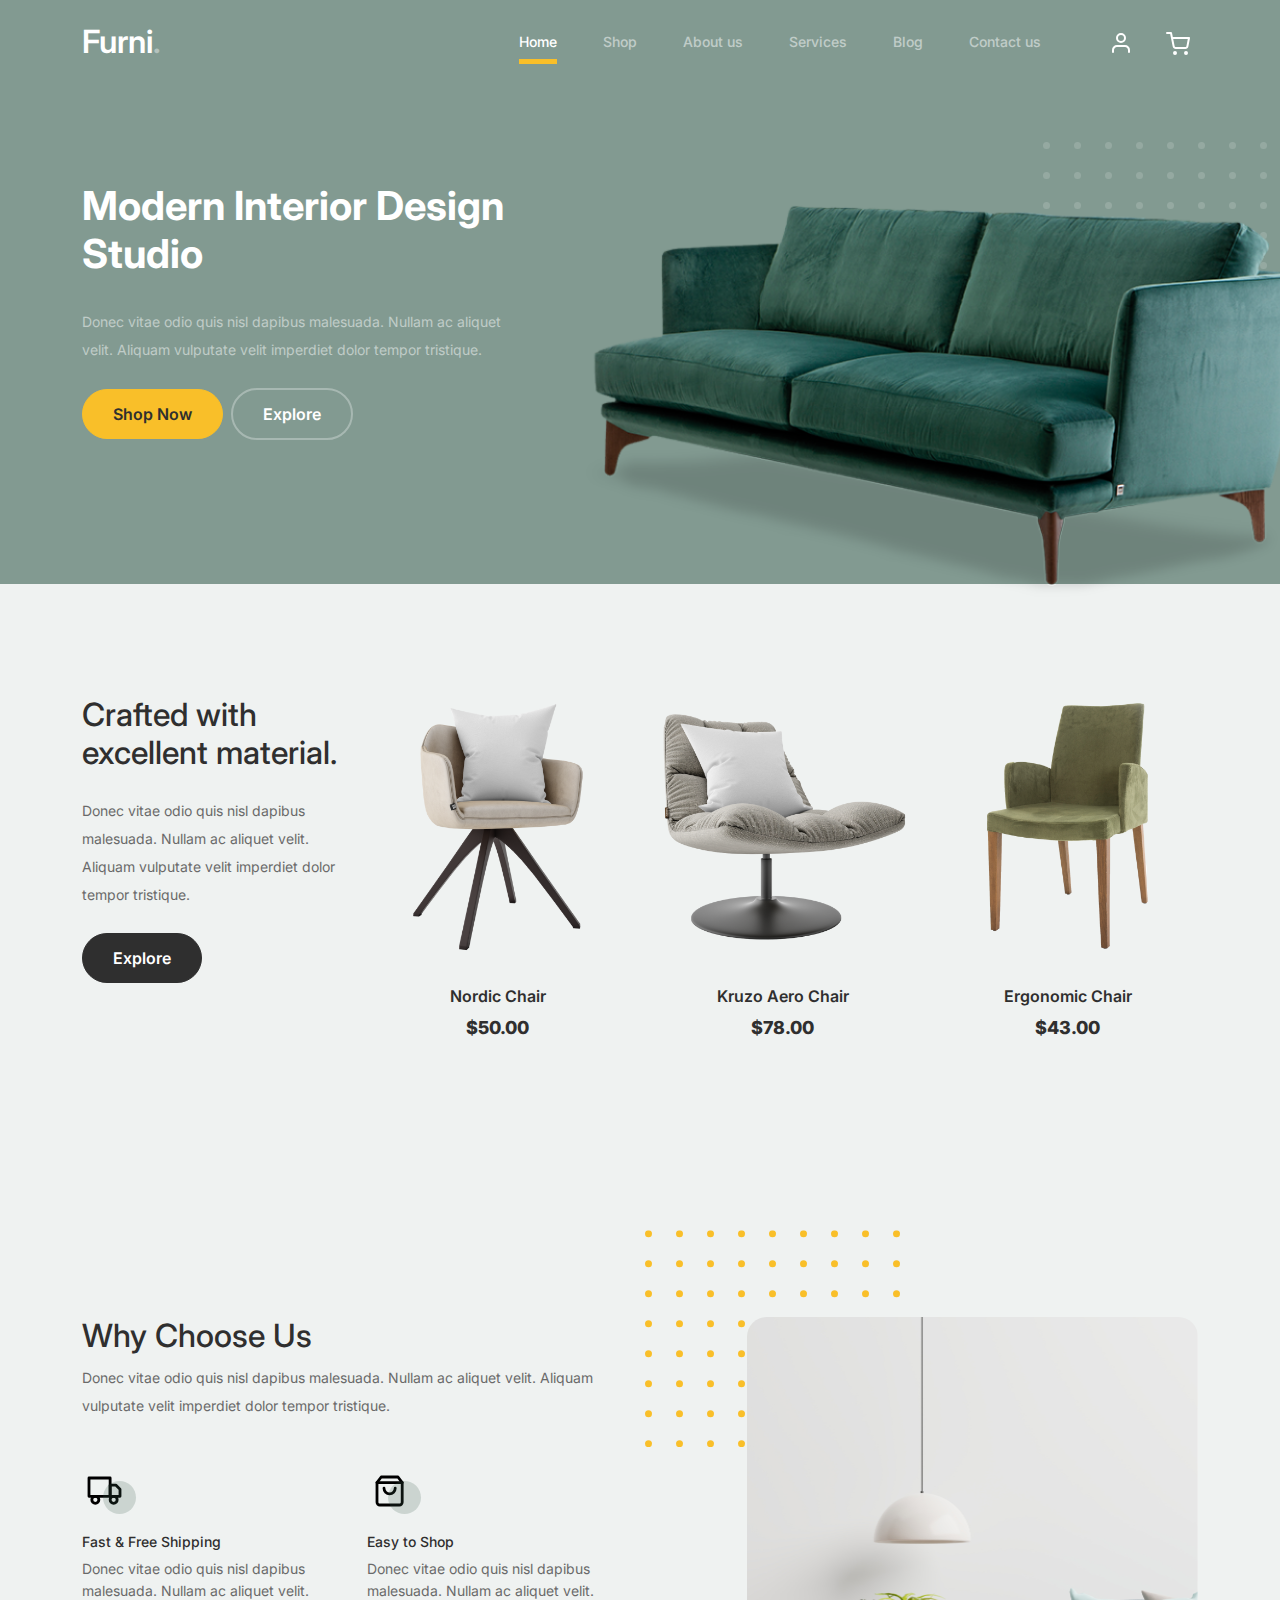
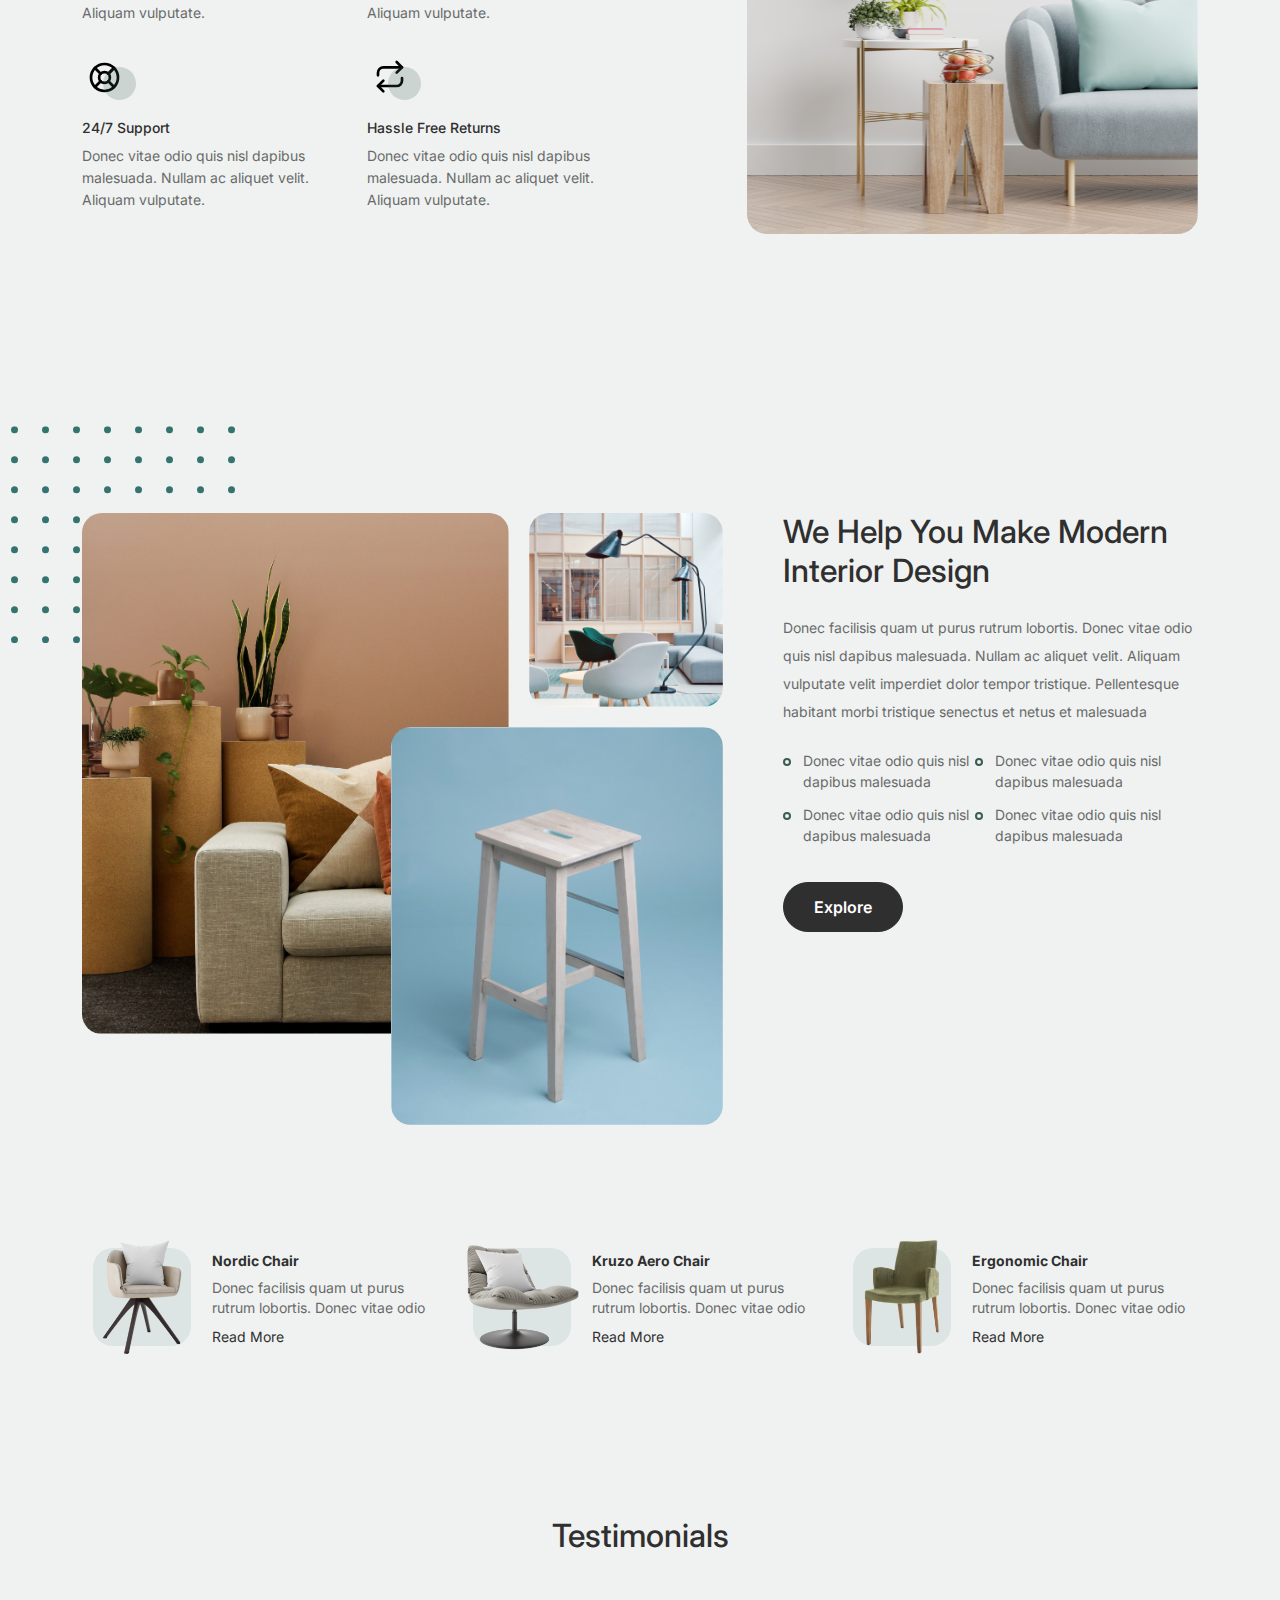
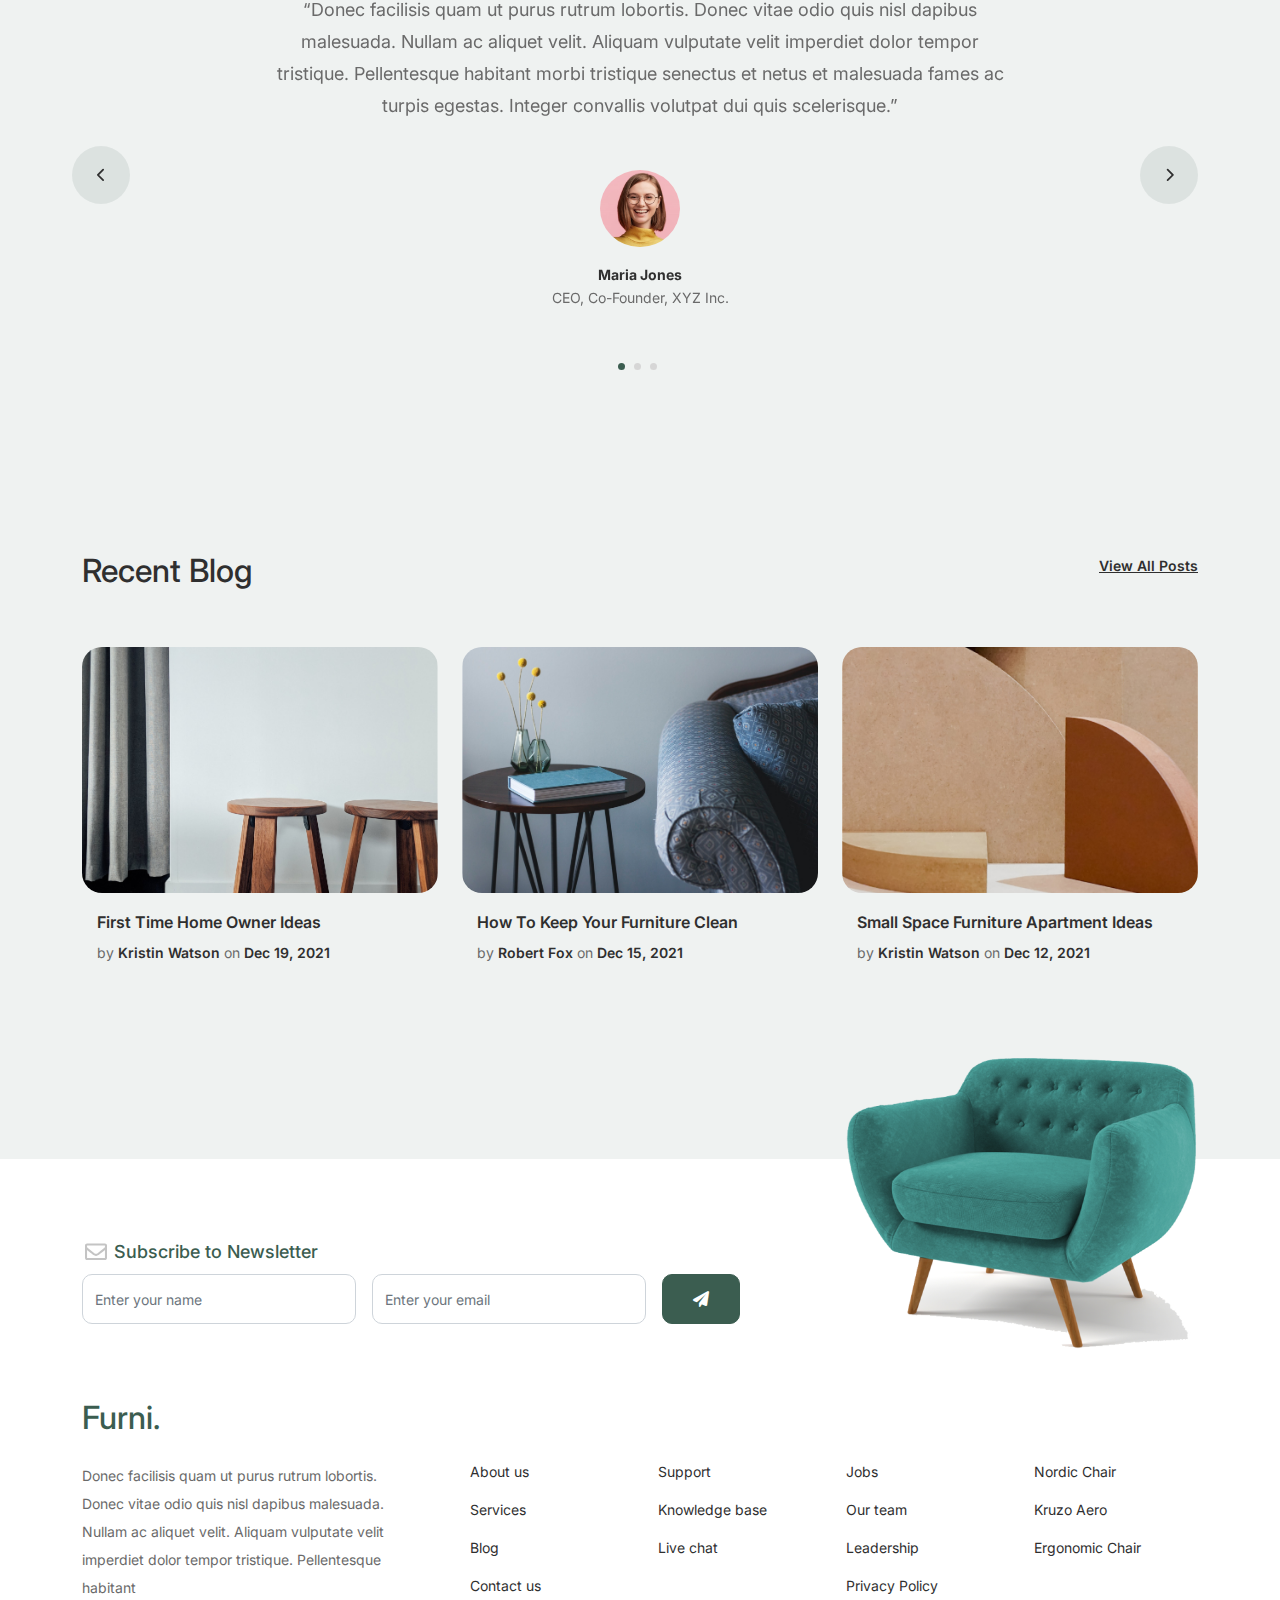
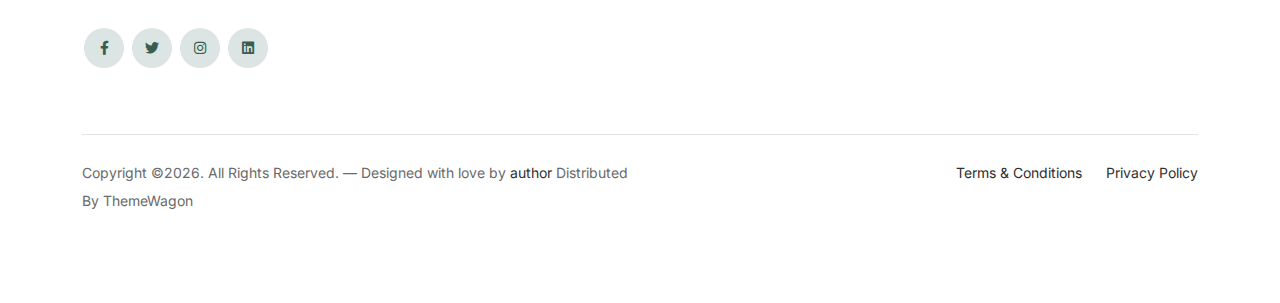
<file: index.html>
<!doctype html>
<html lang="en">
<head>
  <meta charset="utf-8">
  <meta name="viewport" content="width=device-width, initial-scale=1, shrink-to-fit=no">
  <meta name="author" content="ashraf.co">
  <link rel="shortcut icon" href="favicon.png">

  <meta name="description" content="" />
  <meta name="keywords" content="bootstrap, bootstrap4" />

		<!-- Bootstrap CSS -->
		<link href="css/bootstrap.min.css" rel="stylesheet">
		<link href="https://cdnjs.cloudflare.com/ajax/libs/font-awesome/6.0.0-beta3/css/all.min.css" rel="stylesheet">
		<link href="css/tiny-slider.css" rel="stylesheet">
		<link href="css/style.css" rel="stylesheet">
		<title>FURNITURE </title>
	</head>

	<body>

		<!-- Start Header/Navigation -->
		<nav class="custom-navbar navbar navbar navbar-expand-md navbar-dark bg-dark" arial-label="Furni navigation bar">

			<div class="container">
				<a class="navbar-brand" href="index.html">Furni<span>.</span></a>

				<button class="navbar-toggler" type="button" data-bs-toggle="collapse" data-bs-target="#navbarsFurni" aria-controls="navbarsFurni" aria-expanded="false" aria-label="Toggle navigation">
					<span class="navbar-toggler-icon"></span>
				</button>

				<div class="collapse navbar-collapse" id="navbarsFurni">
					<ul class="custom-navbar-nav navbar-nav ms-auto mb-2 mb-md-0">
						<li class="nav-item active">
							<a class="nav-link" href="index.html">Home</a>
						</li>
						<li><a class="nav-link" href="shop.html">Shop</a></li>
						<li><a class="nav-link" href="about.html">About us</a></li>
						<li><a class="nav-link" href="services.html">Services</a></li>
						<li><a class="nav-link" href="blog.html">Blog</a></li>
						<li><a class="nav-link" href="contact.html">Contact us</a></li>
					</ul>

					<ul class="custom-navbar-cta navbar-nav mb-2 mb-md-0 ms-5">
						<li><a class="nav-link" href="#"><img src="images/user.svg"></a></li>
						<li><a class="nav-link" href="cart.html"><img src="images/cart.svg"></a></li>
					</ul>
				</div>
			</div>
				
		</nav>
		<!-- End Header/Navigation -->

		<!-- Start Hero Section -->
			<div class="hero">
				<div class="container">
					<div class="row justify-content-between">
						<div class="col-lg-5">
							<div class="intro-excerpt">
								<h1>Modern Interior <span clsas="d-block">Design Studio</span></h1>
								<p class="mb-4">Donec vitae odio quis nisl dapibus malesuada. Nullam ac aliquet velit. Aliquam vulputate velit imperdiet dolor tempor tristique.</p>
								<p><a href="" class="btn btn-secondary me-2">Shop Now</a><a href="#" class="btn btn-white-outline">Explore</a></p>
							</div>
						</div>
						<div class="col-lg-7">
							<div class="hero-img-wrap">
								<img src="images/couch.png" class="img-fluid">
							</div>
						</div>
					</div>
				</div>
			</div>
		<!-- End Hero Section -->

		<!-- Start Product Section -->
		<div class="product-section">
			<div class="container">
				<div class="row">

					<!-- Start Column 1 -->
					<div class="col-md-12 col-lg-3 mb-5 mb-lg-0">
						<h2 class="mb-4 section-title">Crafted with excellent material.</h2>
						<p class="mb-4">Donec vitae odio quis nisl dapibus malesuada. Nullam ac aliquet velit. Aliquam vulputate velit imperdiet dolor tempor tristique. </p>
						<p><a href="shop.html" class="btn">Explore</a></p>
					</div> 
					<!-- End Column 1 -->

					<!-- Start Column 2 -->
					<div class="col-12 col-md-4 col-lg-3 mb-5 mb-md-0">
						<a class="product-item" href="cart.html">
							<img src="images/product-1.png" class="img-fluid product-thumbnail">
							<h3 class="product-title">Nordic Chair</h3>
							<strong class="product-price">$50.00</strong>

							<span class="icon-cross">
								<img src="images/cross.svg" class="img-fluid">
							</span>
						</a>
					</div> 
					<!-- End Column 2 -->

					<!-- Start Column 3 -->
					<div class="col-12 col-md-4 col-lg-3 mb-5 mb-md-0">
						<a class="product-item" href="cart.html">
							<img src="images/product-2.png" class="img-fluid product-thumbnail">
							<h3 class="product-title">Kruzo Aero Chair</h3>
							<strong class="product-price">$78.00</strong>

							<span class="icon-cross">
								<img src="images/cross.svg" class="img-fluid">
							</span>
						</a>
					</div>
					<!-- End Column 3 -->

					<!-- Start Column 4 -->
					<div class="col-12 col-md-4 col-lg-3 mb-5 mb-md-0">
						<a class="product-item" href="cart.html">
							<img src="images/product-3.png" class="img-fluid product-thumbnail">
							<h3 class="product-title">Ergonomic Chair</h3>
							<strong class="product-price">$43.00</strong>

							<span class="icon-cross">
								<img src="images/cross.svg" class="img-fluid">
							</span>
						</a>
					</div>
					<!-- End Column 4 -->

				</div>
			</div>
		</div>
		<!-- End Product Section -->

		<!-- Start Why Choose Us Section -->
		<div class="why-choose-section">
			<div class="container">
				<div class="row justify-content-between">
					<div class="col-lg-6">
						<h2 class="section-title">Why Choose Us</h2>
						<p>Donec vitae odio quis nisl dapibus malesuada. Nullam ac aliquet velit. Aliquam vulputate velit imperdiet dolor tempor tristique.</p>

						<div class="row my-5">
							<div class="col-6 col-md-6">
								<div class="feature">
									<div class="icon">
										<img src="images/truck.svg" alt="Image" class="imf-fluid">
									</div>
									<h3>Fast &amp; Free Shipping</h3>
									<p>Donec vitae odio quis nisl dapibus malesuada. Nullam ac aliquet velit. Aliquam vulputate.</p>
								</div>
							</div>

							<div class="col-6 col-md-6">
								<div class="feature">
									<div class="icon">
										<img src="images/bag.svg" alt="Image" class="imf-fluid">
									</div>
									<h3>Easy to Shop</h3>
									<p>Donec vitae odio quis nisl dapibus malesuada. Nullam ac aliquet velit. Aliquam vulputate.</p>
								</div>
							</div>

							<div class="col-6 col-md-6">
								<div class="feature">
									<div class="icon">
										<img src="images/support.svg" alt="Image" class="imf-fluid">
									</div>
									<h3>24/7 Support</h3>
									<p>Donec vitae odio quis nisl dapibus malesuada. Nullam ac aliquet velit. Aliquam vulputate.</p>
								</div>
							</div>

							<div class="col-6 col-md-6">
								<div class="feature">
									<div class="icon">
										<img src="images/return.svg" alt="Image" class="imf-fluid">
									</div>
									<h3>Hassle Free Returns</h3>
									<p>Donec vitae odio quis nisl dapibus malesuada. Nullam ac aliquet velit. Aliquam vulputate.</p>
								</div>
							</div>

						</div>
					</div>

					<div class="col-lg-5">
						<div class="img-wrap">
							<img src="images/why-choose-us-img.jpg" alt="Image" class="img-fluid">
						</div>
					</div>

				</div>
			</div>
		</div>
		<!-- End Why Choose Us Section -->

		<!-- Start We Help Section -->
		<div class="we-help-section">
			<div class="container">
				<div class="row justify-content-between">
					<div class="col-lg-7 mb-5 mb-lg-0">
						<div class="imgs-grid">
							<div class="grid grid-1"><img src="images/img-grid-1.jpg" alt="fun"></div>
							<div class="grid grid-2"><img src="images/img-grid-2.jpg" alt="fun"></div>
							<div class="grid grid-3"><img src="images/img-grid-3.jpg" alt="fun"></div>
						</div>
					</div>
					<div class="col-lg-5 ps-lg-5">
						<h2 class="section-title mb-4">We Help You Make Modern Interior Design</h2>
						<p>Donec facilisis quam ut purus rutrum lobortis. Donec vitae odio quis nisl dapibus malesuada. Nullam ac aliquet velit. Aliquam vulputate velit imperdiet dolor tempor tristique. Pellentesque habitant morbi tristique senectus et netus et malesuada</p>

						<ul class="list-unstyled custom-list my-4">
							<li>Donec vitae odio quis nisl dapibus malesuada</li>
							<li>Donec vitae odio quis nisl dapibus malesuada</li>
							<li>Donec vitae odio quis nisl dapibus malesuada</li>
							<li>Donec vitae odio quis nisl dapibus malesuada</li>
						</ul>
						<p><a herf="#" class="btn">Explore</a></p>
					</div>
				</div>
			</div>
		</div>
		<!-- End We Help Section -->

		<!-- Start Popular Product -->
		<div class="popular-product">
			<div class="container">
				<div class="row">

					<div class="col-12 col-md-6 col-lg-4 mb-4 mb-lg-0">
						<div class="product-item-sm d-flex">
							<div class="thumbnail">
								<img src="images/product-1.png" alt="Image" class="img-fluid">
							</div>
							<div class="pt-3">
								<h3>Nordic Chair</h3>
								<p>Donec facilisis quam ut purus rutrum lobortis. Donec vitae odio </p>
								<p><a href="#">Read More</a></p>
							</div>
						</div>
					</div>

					<div class="col-12 col-md-6 col-lg-4 mb-4 mb-lg-0">
						<div class="product-item-sm d-flex">
							<div class="thumbnail">
								<img src="images/product-2.png" alt="Image" class="img-fluid">
							</div>
							<div class="pt-3">
								<h3>Kruzo Aero Chair</h3>
								<p>Donec facilisis quam ut purus rutrum lobortis. Donec vitae odio </p>
								<p><a href="#">Read More</a></p>
							</div>
						</div>
					</div>

					<div class="col-12 col-md-6 col-lg-4 mb-4 mb-lg-0">
						<div class="product-item-sm d-flex">
							<div class="thumbnail">
								<img src="images/product-3.png" alt="Image" class="img-fluid">
							</div>
							<div class="pt-3">
								<h3>Ergonomic Chair</h3>
								<p>Donec facilisis quam ut purus rutrum lobortis. Donec vitae odio </p>
								<p><a href="#">Read More</a></p>
							</div>
						</div>
					</div>

				</div>
			</div>
		</div>
		<!-- End Popular Product -->

		<!-- Start Testimonial Slider -->
		<div class="testimonial-section">
			<div class="container">
				<div class="row">
					<div class="col-lg-7 mx-auto text-center">
						<h2 class="section-title">Testimonials</h2>
					</div>
				</div>

				<div class="row justify-content-center">
					<div class="col-lg-12">
						<div class="testimonial-slider-wrap text-center">

							<div id="testimonial-nav">
								<span class="prev" data-controls="prev"><span class="fa fa-chevron-left"></span></span>
								<span class="next" data-controls="next"><span class="fa fa-chevron-right"></span></span>
							</div>

							<div class="testimonial-slider">
								
								<div class="item">
									<div class="row justify-content-center">
										<div class="col-lg-8 mx-auto">

											<div class="testimonial-block text-center">
												<blockquote class="mb-5">
													<p>&ldquo;Donec facilisis quam ut purus rutrum lobortis. Donec vitae odio quis nisl dapibus malesuada. Nullam ac aliquet velit. Aliquam vulputate velit imperdiet dolor tempor tristique. Pellentesque habitant morbi tristique senectus et netus et malesuada fames ac turpis egestas. Integer convallis volutpat dui quis scelerisque.&rdquo;</p>
												</blockquote>

												<div class="author-info">
													<div class="author-pic">
														<img src="images/person-1.png" alt="Maria Jones" class="img-fluid">
													</div>
													<h3 class="font-weight-bold">Maria Jones</h3>
													<span class="position d-block mb-3">CEO, Co-Founder, XYZ Inc.</span>
												</div>
											</div>

										</div>
									</div>
								</div> 
								<!-- END item -->

								<div class="item">
									<div class="row justify-content-center">
										<div class="col-lg-8 mx-auto">

											<div class="testimonial-block text-center">
												<blockquote class="mb-5">
													<p>&ldquo;Donec facilisis quam ut purus rutrum lobortis. Donec vitae odio quis nisl dapibus malesuada. Nullam ac aliquet velit. Aliquam vulputate velit imperdiet dolor tempor tristique. Pellentesque habitant morbi tristique senectus et netus et malesuada fames ac turpis egestas. Integer convallis volutpat dui quis scelerisque.&rdquo;</p>
												</blockquote>

												<div class="author-info">
													<div class="author-pic">
														<img src="images/person-1.png" alt="Maria Jones" class="img-fluid">
													</div>
													<h3 class="font-weight-bold">Maria Jones</h3>
													<span class="position d-block mb-3">CEO, Co-Founder, XYZ Inc.</span>
												</div>
											</div>

										</div>
									</div>
								</div> 
								<!-- END item -->

								<div class="item">
									<div class="row justify-content-center">
										<div class="col-lg-8 mx-auto">

											<div class="testimonial-block text-center">
												<blockquote class="mb-5">
													<p>&ldquo;Donec facilisis quam ut purus rutrum lobortis. Donec vitae odio quis nisl dapibus malesuada. Nullam ac aliquet velit. Aliquam vulputate velit imperdiet dolor tempor tristique. Pellentesque habitant morbi tristique senectus et netus et malesuada fames ac turpis egestas. Integer convallis volutpat dui quis scelerisque.&rdquo;</p>
												</blockquote>

												<div class="author-info">
													<div class="author-pic">
														<img src="images/person-1.png" alt="Maria Jones" class="img-fluid">
													</div>
													<h3 class="font-weight-bold">Maria Jones</h3>
													<span class="position d-block mb-3">CEO, Co-Founder, XYZ Inc.</span>
												</div>
											</div>

										</div>
									</div>
								</div> 
								<!-- END item -->

							</div>

						</div>
					</div>
				</div>
			</div>
		</div>
		<!-- End Testimonial Slider -->

		<!-- Start Blog Section -->
		<div class="blog-section">
			<div class="container">
				<div class="row mb-5">
					<div class="col-md-6">
						<h2 class="section-title">Recent Blog</h2>
					</div>
					<div class="col-md-6 text-start text-md-end">
						<a href="#" class="more">View All Posts</a>
					</div>
				</div>

				<div class="row">

					<div class="col-12 col-sm-6 col-md-4 mb-4 mb-md-0">
						<div class="post-entry">
							<a href="#" class="post-thumbnail"><img src="images/post-1.jpg" alt="Image" class="img-fluid"></a>
							<div class="post-content-entry">
								<h3><a href="#">First Time Home Owner Ideas</a></h3>
								<div class="meta">
									<span>by <a href="#">Kristin Watson</a></span> <span>on <a href="#">Dec 19, 2021</a></span>
								</div>
							</div>
						</div>
					</div>

					<div class="col-12 col-sm-6 col-md-4 mb-4 mb-md-0">
						<div class="post-entry">
							<a href="#" class="post-thumbnail"><img src="images/post-2.jpg" alt="Image" class="img-fluid"></a>
							<div class="post-content-entry">
								<h3><a href="#">How To Keep Your Furniture Clean</a></h3>
								<div class="meta">
									<span>by <a href="#">Robert Fox</a></span> <span>on <a href="#">Dec 15, 2021</a></span>
								</div>
							</div>
						</div>
					</div>

					<div class="col-12 col-sm-6 col-md-4 mb-4 mb-md-0">
						<div class="post-entry">
							<a href="#" class="post-thumbnail"><img src="images/post-3.jpg" alt="Image" class="img-fluid"></a>
							<div class="post-content-entry">
								<h3><a href="#">Small Space Furniture Apartment Ideas</a></h3>
								<div class="meta">
									<span>by <a href="#">Kristin Watson</a></span> <span>on <a href="#">Dec 12, 2021</a></span>
								</div>
							</div>
						</div>
					</div>

				</div>
			</div>
		</div>
		<!-- End Blog Section -->	

		<!-- Start Footer Section -->
		<footer class="footer-section">
			<div class="container relative">

				<div class="sofa-img">
					<img src="images/sofa.png" alt="Image" class="img-fluid">
				</div>

				<div class="row">
					<div class="col-lg-8">
						<div class="subscription-form">
							<h3 class="d-flex align-items-center"><span class="me-1"><img src="images/envelope-outline.svg" alt="Image" class="img-fluid"></span><span>Subscribe to Newsletter</span></h3>

							<form action="#" class="row g-3">
								<div class="col-auto">
									<input type="text" class="form-control" placeholder="Enter your name">
								</div>
								<div class="col-auto">
									<input type="email" class="form-control" placeholder="Enter your email">
								</div>
								<div class="col-auto">
									<button class="btn btn-primary">
										<span class="fa fa-paper-plane"></span>
									</button>
								</div>
							</form>

						</div>
					</div>
				</div>

				<div class="row g-5 mb-5">
					<div class="col-lg-4">
						<div class="mb-4 footer-logo-wrap"><a href="#" class="footer-logo">Furni<span>.</span></a></div>
						<p class="mb-4">Donec facilisis quam ut purus rutrum lobortis. Donec vitae odio quis nisl dapibus malesuada. Nullam ac aliquet velit. Aliquam vulputate velit imperdiet dolor tempor tristique. Pellentesque habitant</p>

						<ul class="list-unstyled custom-social">
							<li><a href="#"><span class="fa fa-brands fa-facebook-f"></span></a></li>
							<li><a href="#"><span class="fa fa-brands fa-twitter"></span></a></li>
							<li><a href="#"><span class="fa fa-brands fa-instagram"></span></a></li>
							<li><a href="#"><span class="fa fa-brands fa-linkedin"></span></a></li>
						</ul>
					</div>

					<div class="col-lg-8">
						<div class="row links-wrap">
							<div class="col-6 col-sm-6 col-md-3">
								<ul class="list-unstyled">
									<li><a href="#">About us</a></li>
									<li><a href="#">Services</a></li>
									<li><a href="#">Blog</a></li>
									<li><a href="#">Contact us</a></li>
								</ul>
							</div>

							<div class="col-6 col-sm-6 col-md-3">
								<ul class="list-unstyled">
									<li><a href="#">Support</a></li>
									<li><a href="#">Knowledge base</a></li>
									<li><a href="#">Live chat</a></li>
								</ul>
							</div>

							<div class="col-6 col-sm-6 col-md-3">
								<ul class="list-unstyled">
									<li><a href="#">Jobs</a></li>
									<li><a href="#">Our team</a></li>
									<li><a href="#">Leadership</a></li>
									<li><a href="#">Privacy Policy</a></li>
								</ul>
							</div>

							<div class="col-6 col-sm-6 col-md-3">
								<ul class="list-unstyled">
									<li><a href="#">Nordic Chair</a></li>
									<li><a href="#">Kruzo Aero</a></li>
									<li><a href="#">Ergonomic Chair</a></li>
								</ul>
							</div>
						</div>
					</div>

				</div>

				<div class="border-top copyright">
					<div class="row pt-4">
						<div class="col-lg-6">
							<p class="mb-2 text-center text-lg-start">Copyright &copy;<script>document.write(new Date().getFullYear());</script>. All Rights Reserved. &mdash; Designed with love by <a href="https://author.co">author</a> Distributed By <a hreff="https://themewagon.com">ThemeWagon</a>  
            </p>
						</div>

						<div class="col-lg-6 text-center text-lg-end">
							<ul class="list-unstyled d-inline-flex ms-auto">
								<li class="me-4"><a href="#">Terms &amp; Conditions</a></li>
								<li><a href="#">Privacy Policy</a></li>
							</ul>
						</div>

					</div>
				</div>

			</div>
		</footer>
		<!-- End Footer Section -->	


		<script src="js/bootstrap.bundle.min.js"></script>
		<script src="js/tiny-slider.js"></script>
		<script src="js/custom.js"></script>
	</body>

</html>
</file>
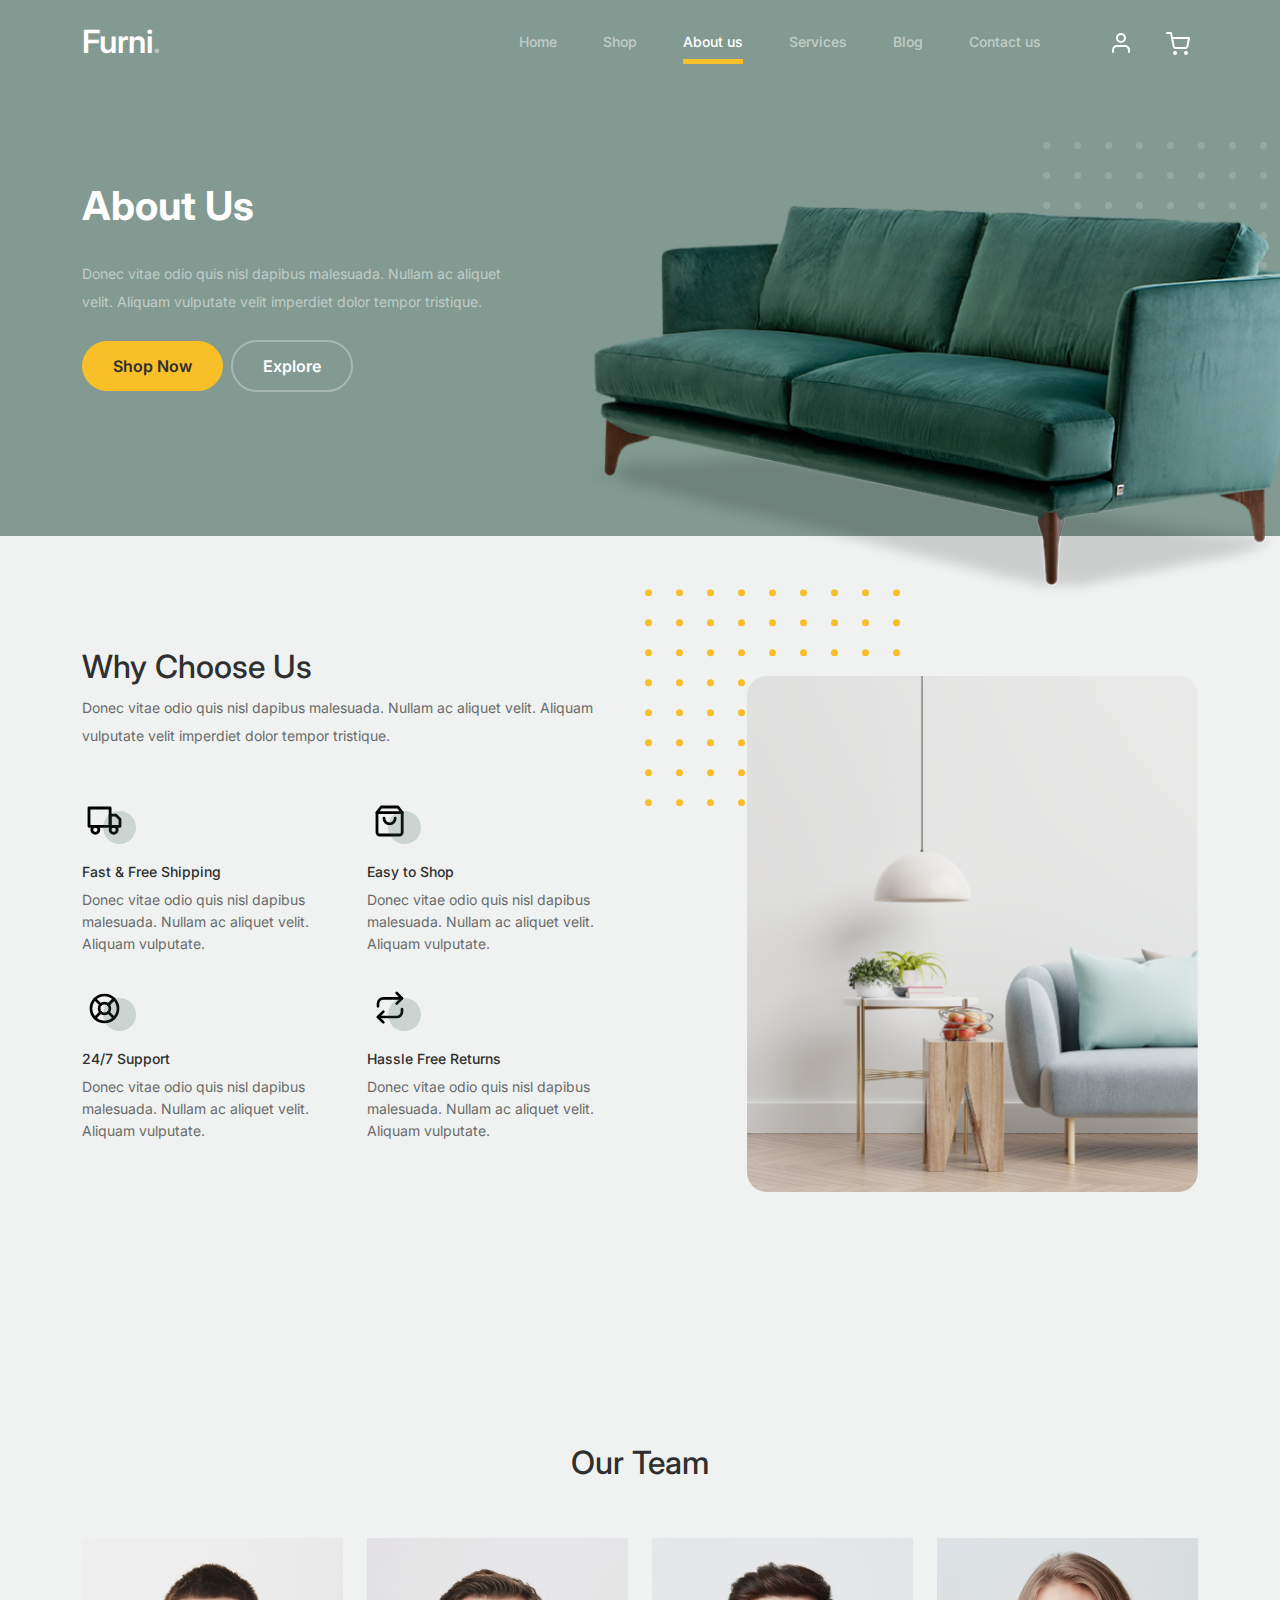
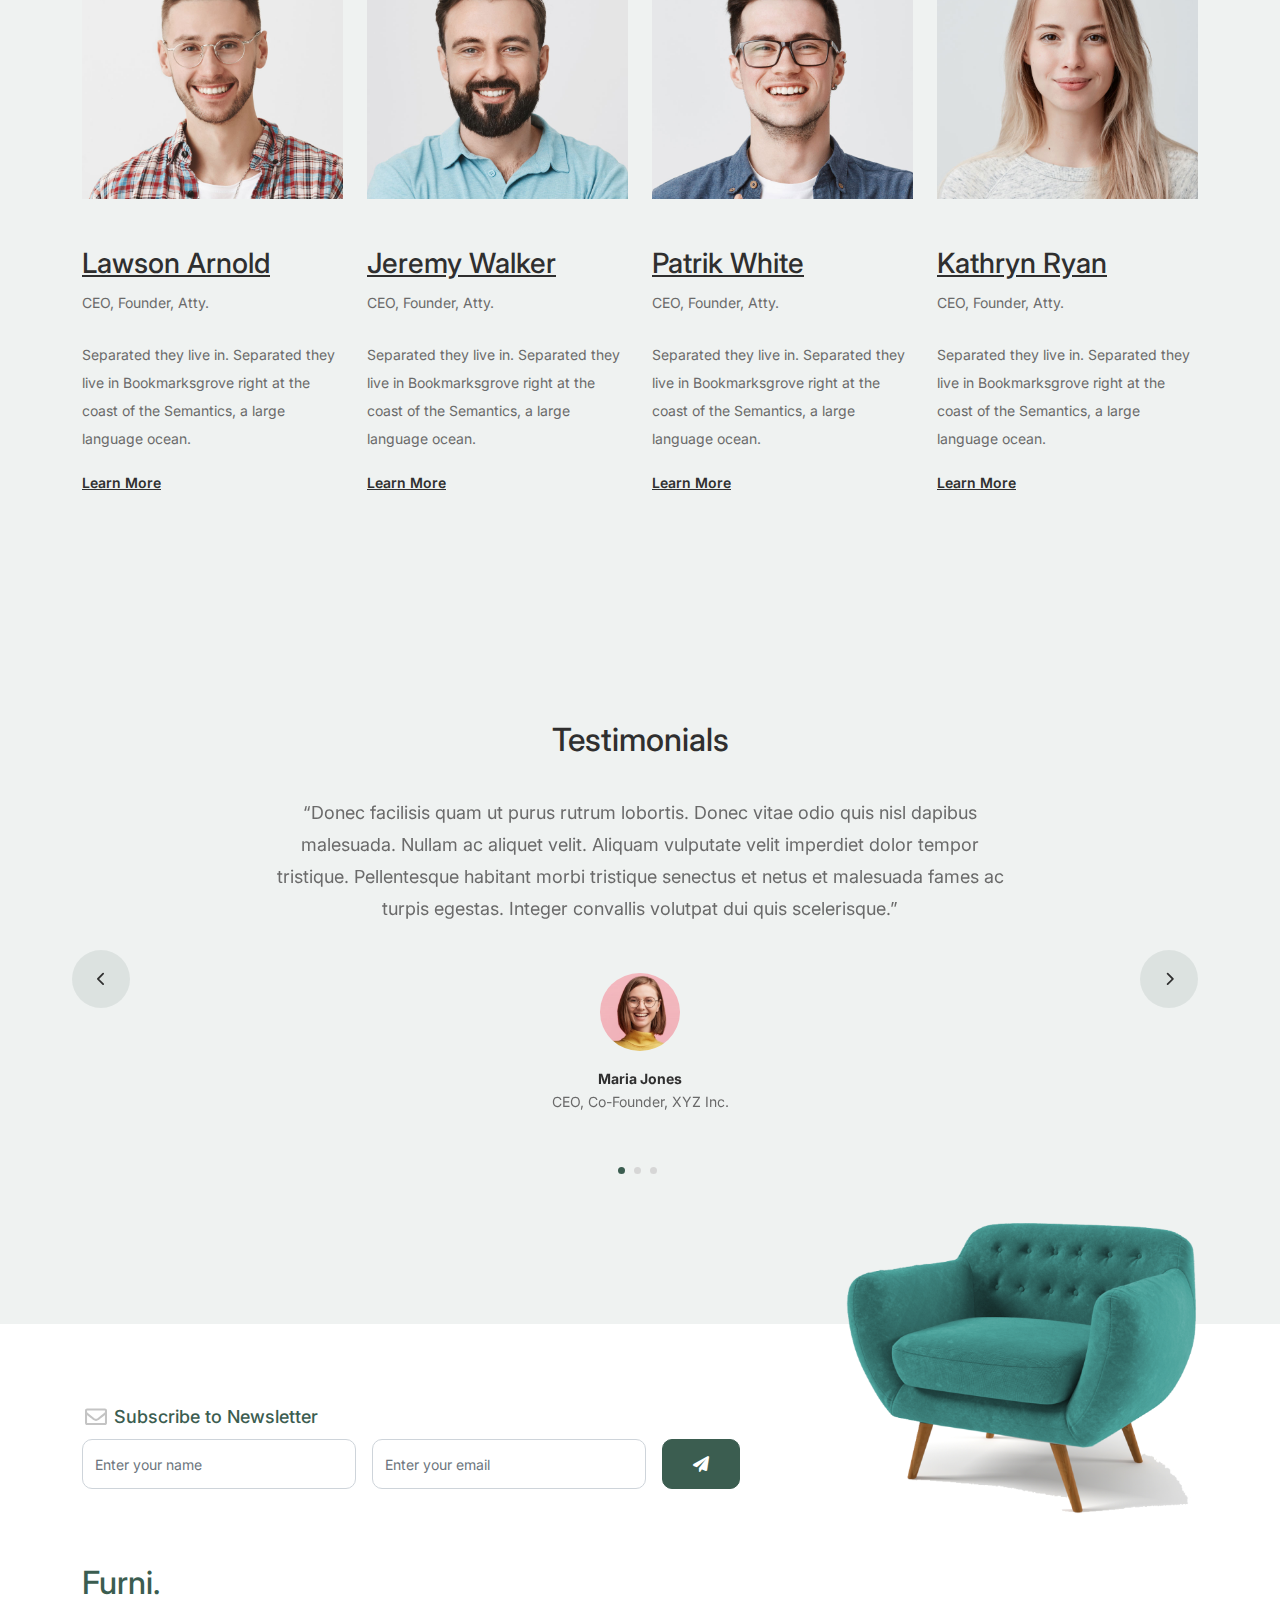
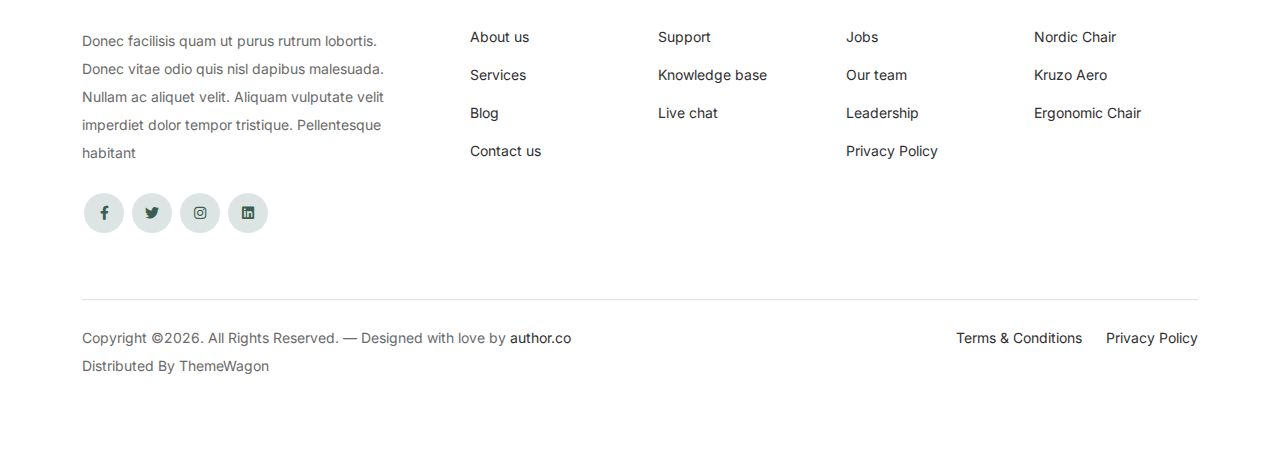
<file: about.html>
<!doctype html>
<html lang="en">
<head>
  <meta charset="utf-8">
  <meta name="viewport" content="width=device-width, initial-scale=1, shrink-to-fit=no">
  <meta name="author" content="author.co">
  <link rel="shortcut icon" href="favicon.png">

  <meta name="description" content="" />
  <meta name="keywords" content="bootstrap, bootstrap4" />

		<!-- Bootstrap CSS -->
		<link href="css/bootstrap.min.css" rel="stylesheet">
		<link href="https://cdnjs.cloudflare.com/ajax/libs/font-awesome/6.0.0-beta3/css/all.min.css" rel="stylesheet">
		<link href="css/tiny-slider.css" rel="stylesheet">
		<link href="css/style.css" rel="stylesheet">
<title>FURNITURE </title>
	</head>

	<body>

		<!-- Start Header/Navigation -->
		<nav class="custom-navbar navbar navbar navbar-expand-md navbar-dark bg-dark" arial-label="Furni navigation bar">

			<div class="container">
				<a class="navbar-brand" href="index.html">Furni<span>.</span></a>

				<button class="navbar-toggler" type="button" data-bs-toggle="collapse" data-bs-target="#navbarsFurni" aria-controls="navbarsFurni" aria-expanded="false" aria-label="Toggle navigation">
					<span class="navbar-toggler-icon"></span>
				</button>

				<div class="collapse navbar-collapse" id="navbarsFurni">
					<ul class="custom-navbar-nav navbar-nav ms-auto mb-2 mb-md-0">
						<li class="nav-item ">
							<a class="nav-link" href="index.html">Home</a>
						</li>
						<li><a class="nav-link" href="shop.html">Shop</a></li>
						<li class="active"><a class="nav-link" href="about.html">About us</a></li>
						<li><a class="nav-link" href="services.html">Services</a></li>
						<li><a class="nav-link" href="blog.html">Blog</a></li>
						<li><a class="nav-link" href="contact.html">Contact us</a></li>
					</ul>

					<ul class="custom-navbar-cta navbar-nav mb-2 mb-md-0 ms-5">
						<li><a class="nav-link" href="#"><img src="images/user.svg"></a></li>
						<li><a class="nav-link" href="cart.html"><img src="images/cart.svg"></a></li>
					</ul>
				</div>
			</div>
				
		</nav>
		<!-- End Header/Navigation -->

		<!-- Start Hero Section -->
			<div class="hero">
				<div class="container">
					<div class="row justify-content-between">
						<div class="col-lg-5">
							<div class="intro-excerpt">
								<h1>About Us</h1>
								<p class="mb-4">Donec vitae odio quis nisl dapibus malesuada. Nullam ac aliquet velit. Aliquam vulputate velit imperdiet dolor tempor tristique.</p>
								<p><a href="" class="btn btn-secondary me-2">Shop Now</a><a href="#" class="btn btn-white-outline">Explore</a></p>
							</div>
						</div>
						<div class="col-lg-7">
							<div class="hero-img-wrap">
								<img src="images/couch.png" class="img-fluid">
							</div>
						</div>
					</div>
				</div>
			</div>
		<!-- End Hero Section -->

		

		<!-- Start Why Choose Us Section -->
		<div class="why-choose-section">
			<div class="container">
				<div class="row justify-content-between align-items-center">
					<div class="col-lg-6">
						<h2 class="section-title">Why Choose Us</h2>
						<p>Donec vitae odio quis nisl dapibus malesuada. Nullam ac aliquet velit. Aliquam vulputate velit imperdiet dolor tempor tristique.</p>

						<div class="row my-5">
							<div class="col-6 col-md-6">
								<div class="feature">
									<div class="icon">
										<img src="images/truck.svg" alt="Image" class="imf-fluid">
									</div>
									<h3>Fast &amp; Free Shipping</h3>
									<p>Donec vitae odio quis nisl dapibus malesuada. Nullam ac aliquet velit. Aliquam vulputate.</p>
								</div>
							</div>

							<div class="col-6 col-md-6">
								<div class="feature">
									<div class="icon">
										<img src="images/bag.svg" alt="Image" class="imf-fluid">
									</div>
									<h3>Easy to Shop</h3>
									<p>Donec vitae odio quis nisl dapibus malesuada. Nullam ac aliquet velit. Aliquam vulputate.</p>
								</div>
							</div>

							<div class="col-6 col-md-6">
								<div class="feature">
									<div class="icon">
										<img src="images/support.svg" alt="Image" class="imf-fluid">
									</div>
									<h3>24/7 Support</h3>
									<p>Donec vitae odio quis nisl dapibus malesuada. Nullam ac aliquet velit. Aliquam vulputate.</p>
								</div>
							</div>

							<div class="col-6 col-md-6">
								<div class="feature">
									<div class="icon">
										<img src="images/return.svg" alt="Image" class="imf-fluid">
									</div>
									<h3>Hassle Free Returns</h3>
									<p>Donec vitae odio quis nisl dapibus malesuada. Nullam ac aliquet velit. Aliquam vulputate.</p>
								</div>
							</div>

						</div>
					</div>

					<div class="col-lg-5">
						<div class="img-wrap">
							<img src="images/why-choose-us-img.jpg" alt="Image" class="img-fluid">
						</div>
					</div>

				</div>
			</div>
		</div>
		<!-- End Why Choose Us Section -->

		<!-- Start Team Section -->
		<div class="untree_co-section">
			<div class="container">

				<div class="row mb-5">
					<div class="col-lg-5 mx-auto text-center">
						<h2 class="section-title">Our Team</h2>
					</div>
				</div>

				<div class="row">

					<!-- Start Column 1 -->
					<div class="col-12 col-md-6 col-lg-3 mb-5 mb-md-0">
						<img src="images/person_1.jpg" class="img-fluid mb-5">
						<h3 clas><a href="#"><span class="">Lawson</span> Arnold</a></h3>
            <span class="d-block position mb-4">CEO, Founder, Atty.</span>
            <p>Separated they live in.
            Separated they live in Bookmarksgrove right at the coast of the Semantics, a large language ocean.</p>
            <p class="mb-0"><a href="#" class="more dark">Learn More <span class="icon-arrow_forward"></span></a></p>
					</div> 
					<!-- End Column 1 -->

					<!-- Start Column 2 -->
					<div class="col-12 col-md-6 col-lg-3 mb-5 mb-md-0">
						<img src="images/person_2.jpg" class="img-fluid mb-5">

						<h3 clas><a href="#"><span class="">Jeremy</span> Walker</a></h3>
            <span class="d-block position mb-4">CEO, Founder, Atty.</span>
            <p>Separated they live in.
            Separated they live in Bookmarksgrove right at the coast of the Semantics, a large language ocean.</p>
            <p class="mb-0"><a href="#" class="more dark">Learn More <span class="icon-arrow_forward"></span></a></p>

					</div> 
					<!-- End Column 2 -->

					<!-- Start Column 3 -->
					<div class="col-12 col-md-6 col-lg-3 mb-5 mb-md-0">
						<img src="images/person_3.jpg" class="img-fluid mb-5">
						<h3 clas><a href="#"><span class="">Patrik</span> White</a></h3>
            <span class="d-block position mb-4">CEO, Founder, Atty.</span>
            <p>Separated they live in.
            Separated they live in Bookmarksgrove right at the coast of the Semantics, a large language ocean.</p>
            <p class="mb-0"><a href="#" class="more dark">Learn More <span class="icon-arrow_forward"></span></a></p>
					</div> 
					<!-- End Column 3 -->

					<!-- Start Column 4 -->
					<div class="col-12 col-md-6 col-lg-3 mb-5 mb-md-0">
						<img src="images/person_4.jpg" class="img-fluid mb-5">

						<h3 clas><a href="#"><span class="">Kathryn</span> Ryan</a></h3>
            <span class="d-block position mb-4">CEO, Founder, Atty.</span>
            <p>Separated they live in.
            Separated they live in Bookmarksgrove right at the coast of the Semantics, a large language ocean.</p>
            <p class="mb-0"><a href="#" class="more dark">Learn More <span class="icon-arrow_forward"></span></a></p>

          
					</div> 
					<!-- End Column 4 -->

					

				</div>
			</div>
		</div>
		<!-- End Team Section -->

		

		<!-- Start Testimonial Slider -->
		<div class="testimonial-section before-footer-section">
			<div class="container">
				<div class="row">
					<div class="col-lg-7 mx-auto text-center">
						<h2 class="section-title">Testimonials</h2>
					</div>
				</div>

				<div class="row justify-content-center">
					<div class="col-lg-12">
						<div class="testimonial-slider-wrap text-center">

							<div id="testimonial-nav">
								<span class="prev" data-controls="prev"><span class="fa fa-chevron-left"></span></span>
								<span class="next" data-controls="next"><span class="fa fa-chevron-right"></span></span>
							</div>

							<div class="testimonial-slider">
								
								<div class="item">
									<div class="row justify-content-center">
										<div class="col-lg-8 mx-auto">

											<div class="testimonial-block text-center">
												<blockquote class="mb-5">
													<p>&ldquo;Donec facilisis quam ut purus rutrum lobortis. Donec vitae odio quis nisl dapibus malesuada. Nullam ac aliquet velit. Aliquam vulputate velit imperdiet dolor tempor tristique. Pellentesque habitant morbi tristique senectus et netus et malesuada fames ac turpis egestas. Integer convallis volutpat dui quis scelerisque.&rdquo;</p>
												</blockquote>

												<div class="author-info">
													<div class="author-pic">
														<img src="images/person-1.png" alt="Maria Jones" class="img-fluid">
													</div>
													<h3 class="font-weight-bold">Maria Jones</h3>
													<span class="position d-block mb-3">CEO, Co-Founder, XYZ Inc.</span>
												</div>
											</div>

										</div>
									</div>
								</div> 
								<!-- END item -->

								<div class="item">
									<div class="row justify-content-center">
										<div class="col-lg-8 mx-auto">

											<div class="testimonial-block text-center">
												<blockquote class="mb-5">
													<p>&ldquo;Donec facilisis quam ut purus rutrum lobortis. Donec vitae odio quis nisl dapibus malesuada. Nullam ac aliquet velit. Aliquam vulputate velit imperdiet dolor tempor tristique. Pellentesque habitant morbi tristique senectus et netus et malesuada fames ac turpis egestas. Integer convallis volutpat dui quis scelerisque.&rdquo;</p>
												</blockquote>

												<div class="author-info">
													<div class="author-pic">
														<img src="images/person-1.png" alt="Maria Jones" class="img-fluid">
													</div>
													<h3 class="font-weight-bold">Maria Jones</h3>
													<span class="position d-block mb-3">CEO, Co-Founder, XYZ Inc.</span>
												</div>
											</div>

										</div>
									</div>
								</div> 
								<!-- END item -->

								<div class="item">
									<div class="row justify-content-center">
										<div class="col-lg-8 mx-auto">

											<div class="testimonial-block text-center">
												<blockquote class="mb-5">
													<p>&ldquo;Donec facilisis quam ut purus rutrum lobortis. Donec vitae odio quis nisl dapibus malesuada. Nullam ac aliquet velit. Aliquam vulputate velit imperdiet dolor tempor tristique. Pellentesque habitant morbi tristique senectus et netus et malesuada fames ac turpis egestas. Integer convallis volutpat dui quis scelerisque.&rdquo;</p>
												</blockquote>

												<div class="author-info">
													<div class="author-pic">
														<img src="images/person-1.png" alt="Maria Jones" class="img-fluid">
													</div>
													<h3 class="font-weight-bold">Maria Jones</h3>
													<span class="position d-block mb-3">CEO, Co-Founder, XYZ Inc.</span>
												</div>
											</div>

										</div>
									</div>
								</div> 
								<!-- END item -->

							</div>

						</div>
					</div>
				</div>
			</div>
		</div>
		<!-- End Testimonial Slider -->

		

		<!-- Start Footer Section -->
		<footer class="footer-section">
			<div class="container relative">

				<div class="sofa-img">
					<img src="images/sofa.png" alt="Image" class="img-fluid">
				</div>

				<div class="row">
					<div class="col-lg-8">
						<div class="subscription-form">
							<h3 class="d-flex align-items-center"><span class="me-1"><img src="images/envelope-outline.svg" alt="Image" class="img-fluid"></span><span>Subscribe to Newsletter</span></h3>

							<form action="#" class="row g-3">
								<div class="col-auto">
									<input type="text" class="form-control" placeholder="Enter your name">
								</div>
								<div class="col-auto">
									<input type="email" class="form-control" placeholder="Enter your email">
								</div>
								<div class="col-auto">
									<button class="btn btn-primary">
										<span class="fa fa-paper-plane"></span>
									</button>
								</div>
							</form>

						</div>
					</div>
				</div>

				<div class="row g-5 mb-5">
					<div class="col-lg-4">
						<div class="mb-4 footer-logo-wrap"><a href="#" class="footer-logo">Furni<span>.</span></a></div>
						<p class="mb-4">Donec facilisis quam ut purus rutrum lobortis. Donec vitae odio quis nisl dapibus malesuada. Nullam ac aliquet velit. Aliquam vulputate velit imperdiet dolor tempor tristique. Pellentesque habitant</p>

						<ul class="list-unstyled custom-social">
							<li><a href="#"><span class="fa fa-brands fa-facebook-f"></span></a></li>
							<li><a href="#"><span class="fa fa-brands fa-twitter"></span></a></li>
							<li><a href="#"><span class="fa fa-brands fa-instagram"></span></a></li>
							<li><a href="#"><span class="fa fa-brands fa-linkedin"></span></a></li>
						</ul>
					</div>

					<div class="col-lg-8">
						<div class="row links-wrap">
							<div class="col-6 col-sm-6 col-md-3">
								<ul class="list-unstyled">
									<li><a href="#">About us</a></li>
									<li><a href="#">Services</a></li>
									<li><a href="#">Blog</a></li>
									<li><a href="#">Contact us</a></li>
								</ul>
							</div>

							<div class="col-6 col-sm-6 col-md-3">
								<ul class="list-unstyled">
									<li><a href="#">Support</a></li>
									<li><a href="#">Knowledge base</a></li>
									<li><a href="#">Live chat</a></li>
								</ul>
							</div>

							<div class="col-6 col-sm-6 col-md-3">
								<ul class="list-unstyled">
									<li><a href="#">Jobs</a></li>
									<li><a href="#">Our team</a></li>
									<li><a href="#">Leadership</a></li>
									<li><a href="#">Privacy Policy</a></li>
								</ul>
							</div>

							<div class="col-6 col-sm-6 col-md-3">
								<ul class="list-unstyled">
									<li><a href="#">Nordic Chair</a></li>
									<li><a href="#">Kruzo Aero</a></li>
									<li><a href="#">Ergonomic Chair</a></li>
								</ul>
							</div>
						</div>
					</div>

				</div>

				<div class="border-top copyright">
					<div class="row pt-4">
						<div class="col-lg-6">
							<p class="mb-2 text-center text-lg-start">Copyright &copy;<script>document.write(new Date().getFullYear());</script>. All Rights Reserved. &mdash; Designed with love by <a href="https://author.co">author.co</a> Distributed By <a hreff="https://themewagon.com">ThemeWagon</a>
            </p>
						</div>

						<div class="col-lg-6 text-center text-lg-end">
							<ul class="list-unstyled d-inline-flex ms-auto">
								<li class="me-4"><a href="#">Terms &amp; Conditions</a></li>
								<li><a href="#">Privacy Policy</a></li>
							</ul>
						</div>

					</div>
				</div>

			</div>
		</footer>
		<!-- End Footer Section -->	


		<script src="js/bootstrap.bundle.min.js"></script>
		<script src="js/tiny-slider.js"></script>
		<script src="js/custom.js"></script>
	</body>

</html>
</file>
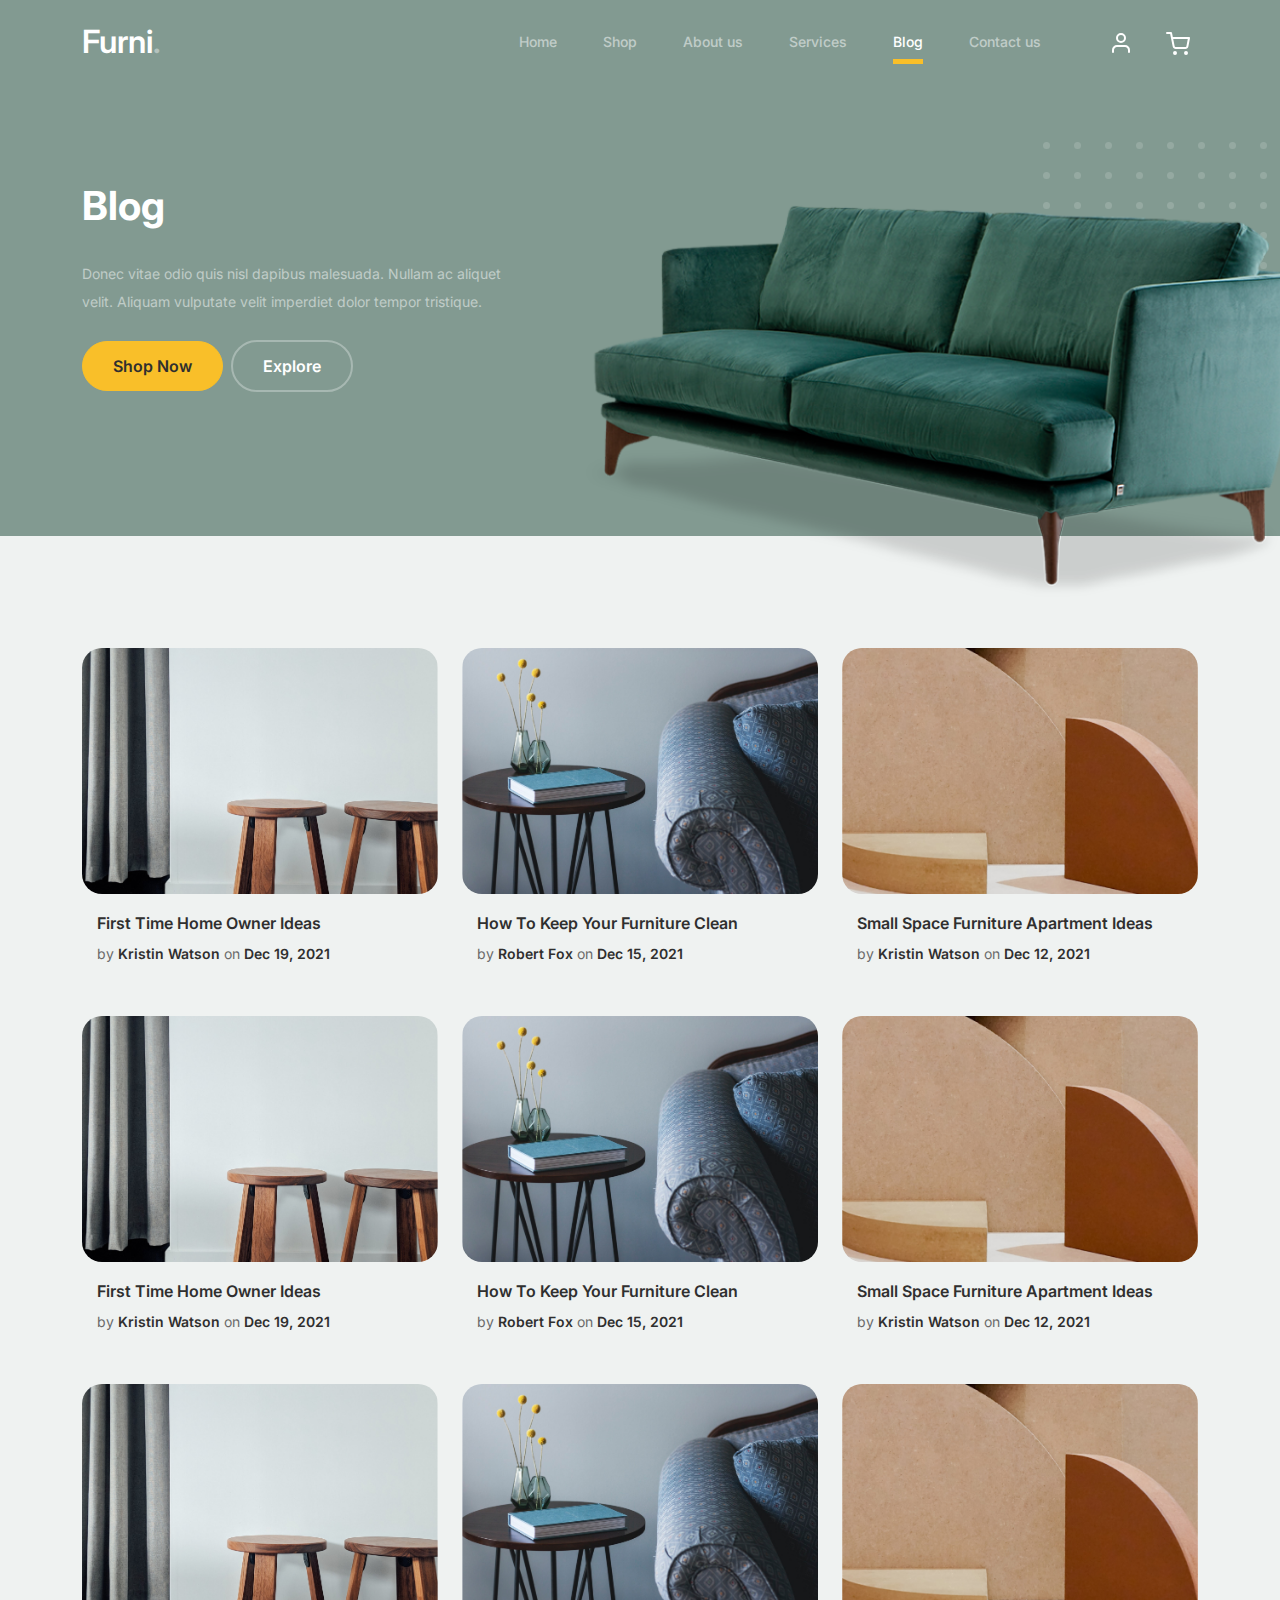
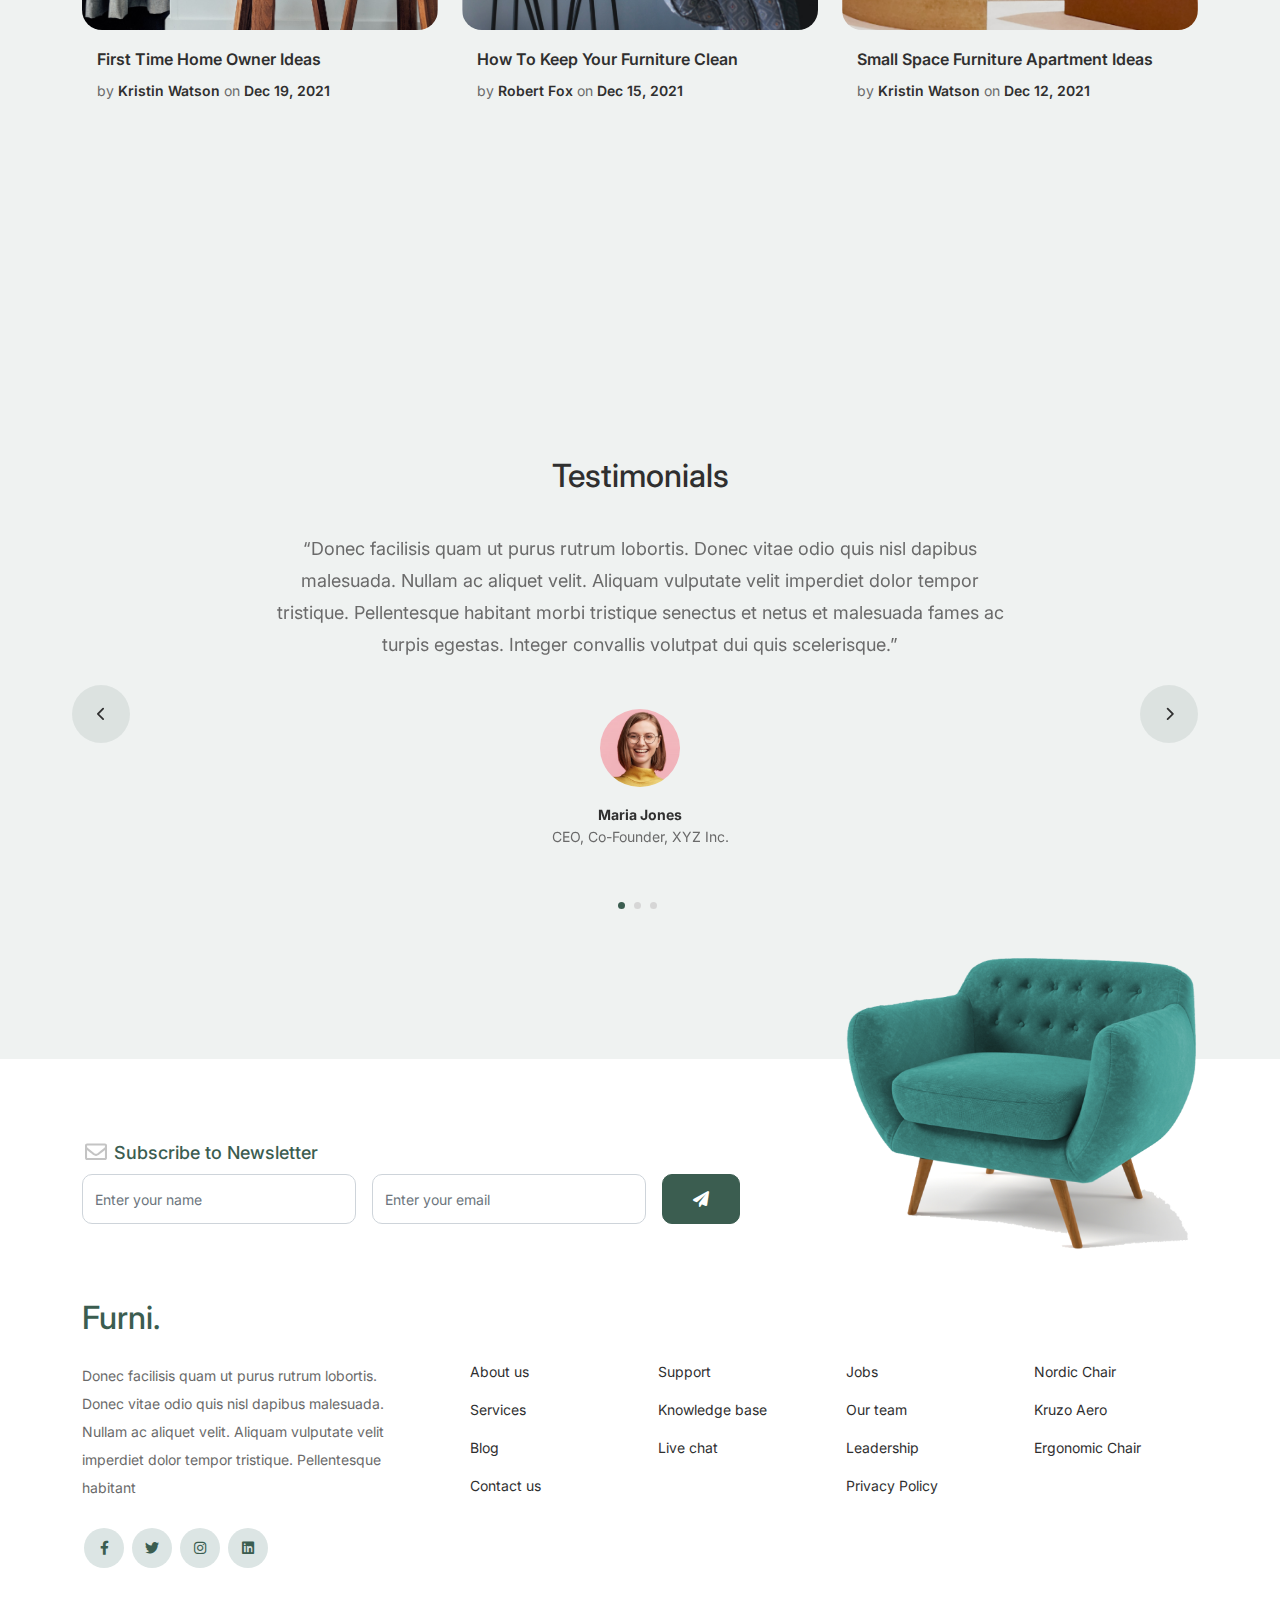
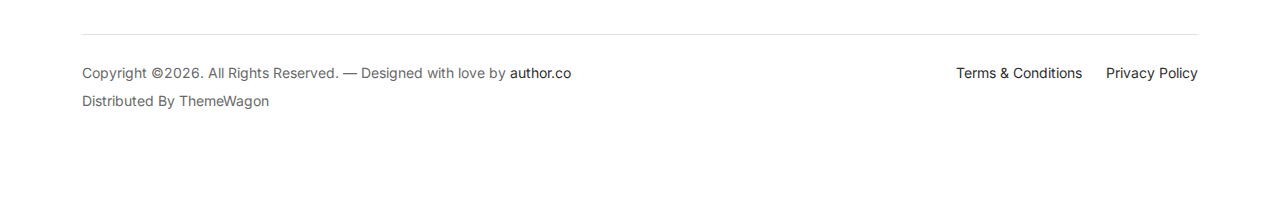
<file: blog.html>
<!doctype html>
<html lang="en">
<head>
  <meta charset="utf-8">
  <meta name="viewport" content="width=device-width, initial-scale=1, shrink-to-fit=no">
  <meta name="author" content="author.co">
  <link rel="shortcut icon" href="favicon.png">

  <meta name="description" content="" />
  <meta name="keywords" content="bootstrap, bootstrap4" />

		<!-- Bootstrap CSS -->
		<link href="css/bootstrap.min.css" rel="stylesheet">
		<link href="https://cdnjs.cloudflare.com/ajax/libs/font-awesome/6.0.0-beta3/css/all.min.css" rel="stylesheet">
		<link href="css/tiny-slider.css" rel="stylesheet">
		<link href="css/style.css" rel="stylesheet">
		<title>FURNITURE </title>
	</head>

	<body>

		<!-- Start Header/Navigation -->
		<nav class="custom-navbar navbar navbar navbar-expand-md navbar-dark bg-dark" arial-label="Furni navigation bar">

			<div class="container">
				<a class="navbar-brand" href="index.html">Furni<span>.</span></a>

				<button class="navbar-toggler" type="button" data-bs-toggle="collapse" data-bs-target="#navbarsFurni" aria-controls="navbarsFurni" aria-expanded="false" aria-label="Toggle navigation">
					<span class="navbar-toggler-icon"></span>
				</button>

				<div class="collapse navbar-collapse" id="navbarsFurni">
					<ul class="custom-navbar-nav navbar-nav ms-auto mb-2 mb-md-0">
						<li class="nav-item">
							<a class="nav-link" href="index.html">Home</a>
						</li>
						<li><a class="nav-link" href="shop.html">Shop</a></li>
						<li><a class="nav-link" href="about.html">About us</a></li>
						<li><a class="nav-link" href="services.html">Services</a></li>
						<li class="active"><a class="nav-link" href="blog.html">Blog</a></li>
						<li><a class="nav-link" href="contact.html">Contact us</a></li>
					</ul>

					<ul class="custom-navbar-cta navbar-nav mb-2 mb-md-0 ms-5">
						<li><a class="nav-link" href="#"><img src="images/user.svg"></a></li>
						<li><a class="nav-link" href="cart.html"><img src="images/cart.svg"></a></li>
					</ul>
				</div>
			</div>
				
		</nav>
		<!-- End Header/Navigation -->

		<!-- Start Hero Section -->
			<div class="hero">
				<div class="container">
					<div class="row justify-content-between">
						<div class="col-lg-5">
							<div class="intro-excerpt">
								<h1>Blog</h1>
								<p class="mb-4">Donec vitae odio quis nisl dapibus malesuada. Nullam ac aliquet velit. Aliquam vulputate velit imperdiet dolor tempor tristique.</p>
								<p><a href="" class="btn btn-secondary me-2">Shop Now</a><a href="#" class="btn btn-white-outline">Explore</a></p>
							</div>
						</div>
						<div class="col-lg-7">
							<div class="hero-img-wrap">
								<img src="images/couch.png" class="img-fluid">
							</div>
						</div>
					</div>
				</div>
			</div>
		<!-- End Hero Section -->

		

		<!-- Start Blog Section -->
		<div class="blog-section">
			<div class="container">
				
				<div class="row">

					<div class="col-12 col-sm-6 col-md-4 mb-5">
						<div class="post-entry">
							<a href="#" class="post-thumbnail"><img src="images/post-1.jpg" alt="Image" class="img-fluid"></a>
							<div class="post-content-entry">
								<h3><a href="#">First Time Home Owner Ideas</a></h3>
								<div class="meta">
									<span>by <a href="#">Kristin Watson</a></span> <span>on <a href="#">Dec 19, 2021</a></span>
								</div>
							</div>
						</div>
					</div>

					<div class="col-12 col-sm-6 col-md-4 mb-5">
						<div class="post-entry">
							<a href="#" class="post-thumbnail"><img src="images/post-2.jpg" alt="Image" class="img-fluid"></a>
							<div class="post-content-entry">
								<h3><a href="#">How To Keep Your Furniture Clean</a></h3>
								<div class="meta">
									<span>by <a href="#">Robert Fox</a></span> <span>on <a href="#">Dec 15, 2021</a></span>
								</div>
							</div>
						</div>
					</div>

					<div class="col-12 col-sm-6 col-md-4 mb-5">
						<div class="post-entry">
							<a href="#" class="post-thumbnail"><img src="images/post-3.jpg" alt="Image" class="img-fluid"></a>
							<div class="post-content-entry">
								<h3><a href="#">Small Space Furniture Apartment Ideas</a></h3>
								<div class="meta">
									<span>by <a href="#">Kristin Watson</a></span> <span>on <a href="#">Dec 12, 2021</a></span>
								</div>
							</div>
						</div>
					</div>

					<div class="col-12 col-sm-6 col-md-4 mb-5">
						<div class="post-entry">
							<a href="#" class="post-thumbnail"><img src="images/post-1.jpg" alt="Image" class="img-fluid"></a>
							<div class="post-content-entry">
								<h3><a href="#">First Time Home Owner Ideas</a></h3>
								<div class="meta">
									<span>by <a href="#">Kristin Watson</a></span> <span>on <a href="#">Dec 19, 2021</a></span>
								</div>
							</div>
						</div>
					</div>

					<div class="col-12 col-sm-6 col-md-4 mb-5">
						<div class="post-entry">
							<a href="#" class="post-thumbnail"><img src="images/post-2.jpg" alt="Image" class="img-fluid"></a>
							<div class="post-content-entry">
								<h3><a href="#">How To Keep Your Furniture Clean</a></h3>
								<div class="meta">
									<span>by <a href="#">Robert Fox</a></span> <span>on <a href="#">Dec 15, 2021</a></span>
								</div>
							</div>
						</div>
					</div>

					<div class="col-12 col-sm-6 col-md-4 mb-5">
						<div class="post-entry">
							<a href="#" class="post-thumbnail"><img src="images/post-3.jpg" alt="Image" class="img-fluid"></a>
							<div class="post-content-entry">
								<h3><a href="#">Small Space Furniture Apartment Ideas</a></h3>
								<div class="meta">
									<span>by <a href="#">Kristin Watson</a></span> <span>on <a href="#">Dec 12, 2021</a></span>
								</div>
							</div>
						</div>
					</div>

					<div class="col-12 col-sm-6 col-md-4 mb-5">
						<div class="post-entry">
							<a href="#" class="post-thumbnail"><img src="images/post-1.jpg" alt="Image" class="img-fluid"></a>
							<div class="post-content-entry">
								<h3><a href="#">First Time Home Owner Ideas</a></h3>
								<div class="meta">
									<span>by <a href="#">Kristin Watson</a></span> <span>on <a href="#">Dec 19, 2021</a></span>
								</div>
							</div>
						</div>
					</div>

					<div class="col-12 col-sm-6 col-md-4 mb-5">
						<div class="post-entry">
							<a href="#" class="post-thumbnail"><img src="images/post-2.jpg" alt="Image" class="img-fluid"></a>
							<div class="post-content-entry">
								<h3><a href="#">How To Keep Your Furniture Clean</a></h3>
								<div class="meta">
									<span>by <a href="#">Robert Fox</a></span> <span>on <a href="#">Dec 15, 2021</a></span>
								</div>
							</div>
						</div>
					</div>

					<div class="col-12 col-sm-6 col-md-4 mb-5">
						<div class="post-entry">
							<a href="#" class="post-thumbnail"><img src="images/post-3.jpg" alt="Image" class="img-fluid"></a>
							<div class="post-content-entry">
								<h3><a href="#">Small Space Furniture Apartment Ideas</a></h3>
								<div class="meta">
									<span>by <a href="#">Kristin Watson</a></span> <span>on <a href="#">Dec 12, 2021</a></span>
								</div>
							</div>
						</div>
					</div>

				</div>
			</div>
		</div>
		<!-- End Blog Section -->	

		

		<!-- Start Testimonial Slider -->
		<div class="testimonial-section before-footer-section">
			<div class="container">
				<div class="row">
					<div class="col-lg-7 mx-auto text-center">
						<h2 class="section-title">Testimonials</h2>
					</div>
				</div>

				<div class="row justify-content-center">
					<div class="col-lg-12">
						<div class="testimonial-slider-wrap text-center">

							<div id="testimonial-nav">
								<span class="prev" data-controls="prev"><span class="fa fa-chevron-left"></span></span>
								<span class="next" data-controls="next"><span class="fa fa-chevron-right"></span></span>
							</div>

							<div class="testimonial-slider">
								
								<div class="item">
									<div class="row justify-content-center">
										<div class="col-lg-8 mx-auto">

											<div class="testimonial-block text-center">
												<blockquote class="mb-5">
													<p>&ldquo;Donec facilisis quam ut purus rutrum lobortis. Donec vitae odio quis nisl dapibus malesuada. Nullam ac aliquet velit. Aliquam vulputate velit imperdiet dolor tempor tristique. Pellentesque habitant morbi tristique senectus et netus et malesuada fames ac turpis egestas. Integer convallis volutpat dui quis scelerisque.&rdquo;</p>
												</blockquote>

												<div class="author-info">
													<div class="author-pic">
														<img src="images/person-1.png" alt="Maria Jones" class="img-fluid">
													</div>
													<h3 class="font-weight-bold">Maria Jones</h3>
													<span class="position d-block mb-3">CEO, Co-Founder, XYZ Inc.</span>
												</div>
											</div>

										</div>
									</div>
								</div> 
								<!-- END item -->

								<div class="item">
									<div class="row justify-content-center">
										<div class="col-lg-8 mx-auto">

											<div class="testimonial-block text-center">
												<blockquote class="mb-5">
													<p>&ldquo;Donec facilisis quam ut purus rutrum lobortis. Donec vitae odio quis nisl dapibus malesuada. Nullam ac aliquet velit. Aliquam vulputate velit imperdiet dolor tempor tristique. Pellentesque habitant morbi tristique senectus et netus et malesuada fames ac turpis egestas. Integer convallis volutpat dui quis scelerisque.&rdquo;</p>
												</blockquote>

												<div class="author-info">
													<div class="author-pic">
														<img src="images/person-1.png" alt="Maria Jones" class="img-fluid">
													</div>
													<h3 class="font-weight-bold">Maria Jones</h3>
													<span class="position d-block mb-3">CEO, Co-Founder, XYZ Inc.</span>
												</div>
											</div>

										</div>
									</div>
								</div> 
								<!-- END item -->

								<div class="item">
									<div class="row justify-content-center">
										<div class="col-lg-8 mx-auto">

											<div class="testimonial-block text-center">
												<blockquote class="mb-5">
													<p>&ldquo;Donec facilisis quam ut purus rutrum lobortis. Donec vitae odio quis nisl dapibus malesuada. Nullam ac aliquet velit. Aliquam vulputate velit imperdiet dolor tempor tristique. Pellentesque habitant morbi tristique senectus et netus et malesuada fames ac turpis egestas. Integer convallis volutpat dui quis scelerisque.&rdquo;</p>
												</blockquote>

												<div class="author-info">
													<div class="author-pic">
														<img src="images/person-1.png" alt="Maria Jones" class="img-fluid">
													</div>
													<h3 class="font-weight-bold">Maria Jones</h3>
													<span class="position d-block mb-3">CEO, Co-Founder, XYZ Inc.</span>
												</div>
											</div>

										</div>
									</div>
								</div> 
								<!-- END item -->

							</div>

						</div>
					</div>
				</div>
			</div>
		</div>
		<!-- End Testimonial Slider -->

		

		<!-- Start Footer Section -->
		<footer class="footer-section">
			<div class="container relative">

				<div class="sofa-img">
					<img src="images/sofa.png" alt="Image" class="img-fluid">
				</div>

				<div class="row">
					<div class="col-lg-8">
						<div class="subscription-form">
							<h3 class="d-flex align-items-center"><span class="me-1"><img src="images/envelope-outline.svg" alt="Image" class="img-fluid"></span><span>Subscribe to Newsletter</span></h3>

							<form action="#" class="row g-3">
								<div class="col-auto">
									<input type="text" class="form-control" placeholder="Enter your name">
								</div>
								<div class="col-auto">
									<input type="email" class="form-control" placeholder="Enter your email">
								</div>
								<div class="col-auto">
									<button class="btn btn-primary">
										<span class="fa fa-paper-plane"></span>
									</button>
								</div>
							</form>

						</div>
					</div>
				</div>

				<div class="row g-5 mb-5">
					<div class="col-lg-4">
						<div class="mb-4 footer-logo-wrap"><a href="#" class="footer-logo">Furni<span>.</span></a></div>
						<p class="mb-4">Donec facilisis quam ut purus rutrum lobortis. Donec vitae odio quis nisl dapibus malesuada. Nullam ac aliquet velit. Aliquam vulputate velit imperdiet dolor tempor tristique. Pellentesque habitant</p>

						<ul class="list-unstyled custom-social">
							<li><a href="#"><span class="fa fa-brands fa-facebook-f"></span></a></li>
							<li><a href="#"><span class="fa fa-brands fa-twitter"></span></a></li>
							<li><a href="#"><span class="fa fa-brands fa-instagram"></span></a></li>
							<li><a href="#"><span class="fa fa-brands fa-linkedin"></span></a></li>
						</ul>
					</div>

					<div class="col-lg-8">
						<div class="row links-wrap">
							<div class="col-6 col-sm-6 col-md-3">
								<ul class="list-unstyled">
									<li><a href="#">About us</a></li>
									<li><a href="#">Services</a></li>
									<li><a href="#">Blog</a></li>
									<li><a href="#">Contact us</a></li>
								</ul>
							</div>

							<div class="col-6 col-sm-6 col-md-3">
								<ul class="list-unstyled">
									<li><a href="#">Support</a></li>
									<li><a href="#">Knowledge base</a></li>
									<li><a href="#">Live chat</a></li>
								</ul>
							</div>

							<div class="col-6 col-sm-6 col-md-3">
								<ul class="list-unstyled">
									<li><a href="#">Jobs</a></li>
									<li><a href="#">Our team</a></li>
									<li><a href="#">Leadership</a></li>
									<li><a href="#">Privacy Policy</a></li>
								</ul>
							</div>

							<div class="col-6 col-sm-6 col-md-3">
								<ul class="list-unstyled">
									<li><a href="#">Nordic Chair</a></li>
									<li><a href="#">Kruzo Aero</a></li>
									<li><a href="#">Ergonomic Chair</a></li>
								</ul>
							</div>
						</div>
					</div>

				</div>

				<div class="border-top copyright">
					<div class="row pt-4">
						<div class="col-lg-6">
							<p class="mb-2 text-center text-lg-start">Copyright &copy;<script>document.write(new Date().getFullYear());</script>. All Rights Reserved. &mdash; Designed with love by <a href="https://author.co">author.co</a> Distributed By <a hreff="https://themewagon.com">ThemeWagon</a> 
            </p>
						</div>

						<div class="col-lg-6 text-center text-lg-end">
							<ul class="list-unstyled d-inline-flex ms-auto">
								<li class="me-4"><a href="#">Terms &amp; Conditions</a></li>
								<li><a href="#">Privacy Policy</a></li>
							</ul>
						</div>

					</div>
				</div>

			</div>
		</footer>
		<!-- End Footer Section -->	


		<script src="js/bootstrap.bundle.min.js"></script>
		<script src="js/tiny-slider.js"></script>
		<script src="js/custom.js"></script>
	</body>

</html>
</file>
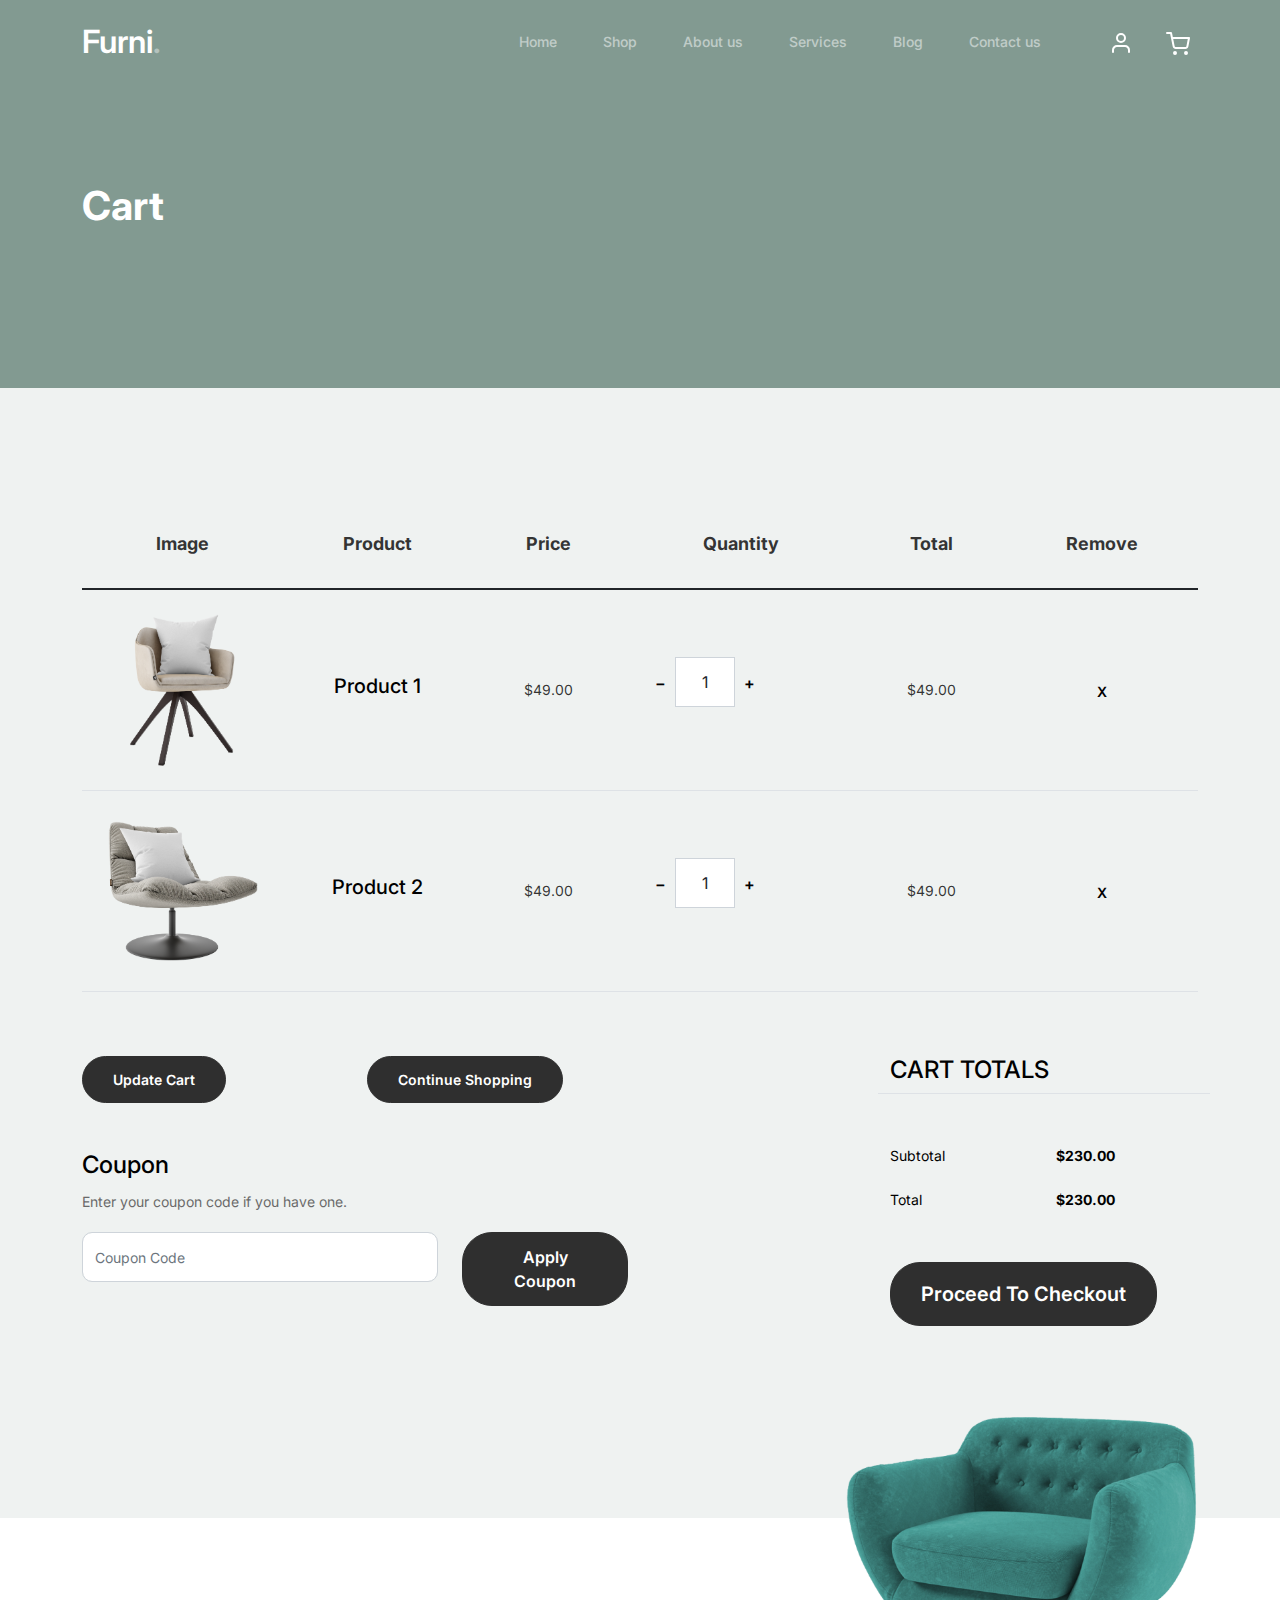
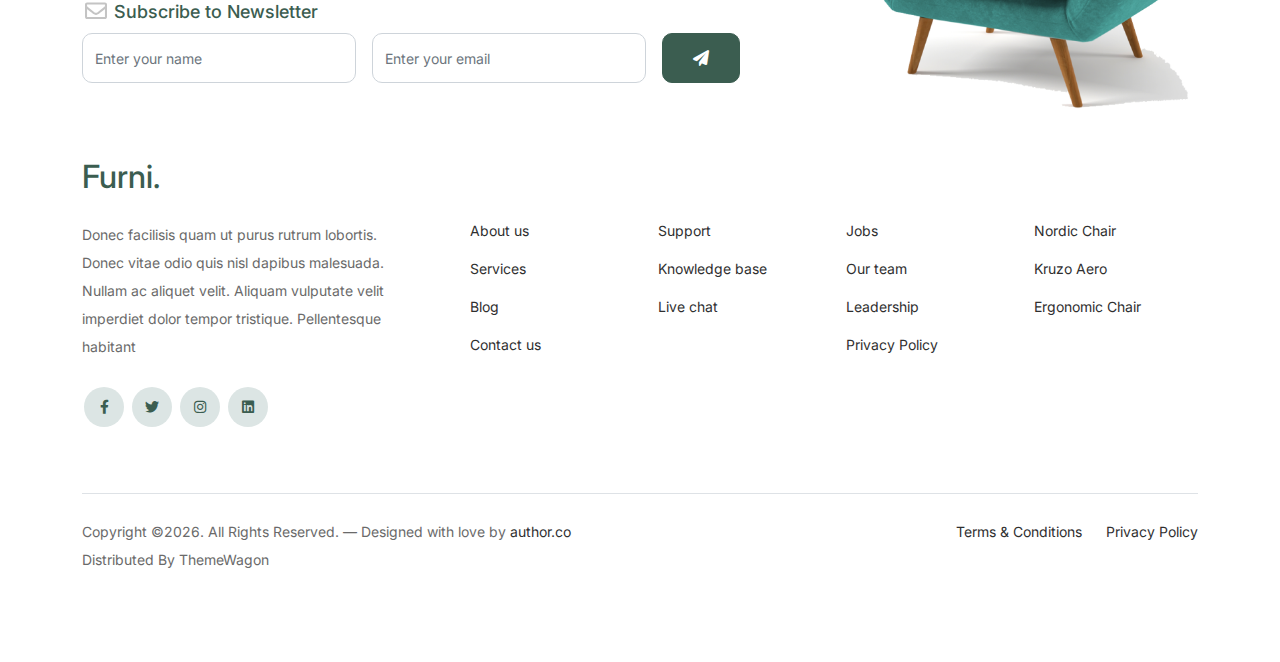
<file: cart.html>
<!doctype html>
<html lang="en">
<head>
  <meta charset="utf-8">
  <meta name="viewport" content="width=device-width, initial-scale=1, shrink-to-fit=no">
  <meta name="author" content="author.co">
  <link rel="shortcut icon" href="favicon.png">

  <meta name="description" content="" />
  <meta name="keywords" content="bootstrap, bootstrap4" />

		<!-- Bootstrap CSS -->
		<link href="css/bootstrap.min.css" rel="stylesheet">
		<link href="https://cdnjs.cloudflare.com/ajax/libs/font-awesome/6.0.0-beta3/css/all.min.css" rel="stylesheet">
		<link href="css/tiny-slider.css" rel="stylesheet">
		<link href="css/style.css" rel="stylesheet">
		<title>FURNITURE </title>
	</head>

	<body>

		<!-- Start Header/Navigation -->
		<nav class="custom-navbar navbar navbar navbar-expand-md navbar-dark bg-dark" arial-label="Furni navigation bar">

			<div class="container">
				<a class="navbar-brand" href="index.html">Furni<span>.</span></a>

				<button class="navbar-toggler" type="button" data-bs-toggle="collapse" data-bs-target="#navbarsFurni" aria-controls="navbarsFurni" aria-expanded="false" aria-label="Toggle navigation">
					<span class="navbar-toggler-icon"></span>
				</button>

				<div class="collapse navbar-collapse" id="navbarsFurni">
					<ul class="custom-navbar-nav navbar-nav ms-auto mb-2 mb-md-0">
						<li class="nav-item ">
							<a class="nav-link" href="index.html">Home</a>
						</li>
						<li><a class="nav-link" href="shop.html">Shop</a></li>
						<li><a class="nav-link" href="about.html">About us</a></li>
						<li><a class="nav-link" href="services.html">Services</a></li>
						<li><a class="nav-link" href="blog.html">Blog</a></li>
						<li><a class="nav-link" href="contact.html">Contact us</a></li>
					</ul>

					<ul class="custom-navbar-cta navbar-nav mb-2 mb-md-0 ms-5">
						<li><a class="nav-link" href="#"><img src="images/user.svg"></a></li>
						<li><a class="nav-link" href="cart.html"><img src="images/cart.svg"></a></li>
					</ul>
				</div>
			</div>
				
		</nav>
		<!-- End Header/Navigation -->

		<!-- Start Hero Section -->
			<div class="hero">
				<div class="container">
					<div class="row justify-content-between">
						<div class="col-lg-5">
							<div class="intro-excerpt">
								<h1>Cart</h1>
							</div>
						</div>
						<div class="col-lg-7">
							
						</div>
					</div>
				</div>
			</div>
		<!-- End Hero Section -->

		

		<div class="untree_co-section before-footer-section">
            <div class="container">
              <div class="row mb-5">
                <form class="col-md-12" method="post">
                  <div class="site-blocks-table">
                    <table class="table">
                      <thead>
                        <tr>
                          <th class="product-thumbnail">Image</th>
                          <th class="product-name">Product</th>
                          <th class="product-price">Price</th>
                          <th class="product-quantity">Quantity</th>
                          <th class="product-total">Total</th>
                          <th class="product-remove">Remove</th>
                        </tr>
                      </thead>
                      <tbody>
                        <tr>
                          <td class="product-thumbnail">
                            <img src="images/product-1.png" alt="Image" class="img-fluid">
                          </td>
                          <td class="product-name">
                            <h2 class="h5 text-black">Product 1</h2>
                          </td>
                          <td>$49.00</td>
                          <td>
                            <div class="input-group mb-3 d-flex align-items-center quantity-container" style="max-width: 120px;">
                              <div class="input-group-prepend">
                                <button class="btn btn-outline-black decrease" type="button">&minus;</button>
                              </div>
                              <input type="text" class="form-control text-center quantity-amount" value="1" placeholder="" aria-label="Example text with button addon" aria-describedby="button-addon1">
                              <div class="input-group-append">
                                <button class="btn btn-outline-black increase" type="button">&plus;</button>
                              </div>
                            </div>
        
                          </td>
                          <td>$49.00</td>
                          <td><a href="#" class="btn btn-black btn-sm">X</a></td>
                        </tr>
        
                        <tr>
                          <td class="product-thumbnail">
                            <img src="images/product-2.png" alt="Image" class="img-fluid">
                          </td>
                          <td class="product-name">
                            <h2 class="h5 text-black">Product 2</h2>
                          </td>
                          <td>$49.00</td>
                          <td>
                            <div class="input-group mb-3 d-flex align-items-center quantity-container" style="max-width: 120px;">
                              <div class="input-group-prepend">
                                <button class="btn btn-outline-black decrease" type="button">&minus;</button>
                              </div>
                              <input type="text" class="form-control text-center quantity-amount" value="1" placeholder="" aria-label="Example text with button addon" aria-describedby="button-addon1">
                              <div class="input-group-append">
                                <button class="btn btn-outline-black increase" type="button">&plus;</button>
                              </div>
                            </div>
        
                          </td>
                          <td>$49.00</td>
                          <td><a href="#" class="btn btn-black btn-sm">X</a></td>
                        </tr>
                      </tbody>
                    </table>
                  </div>
                </form>
              </div>
        
              <div class="row">
                <div class="col-md-6">
                  <div class="row mb-5">
                    <div class="col-md-6 mb-3 mb-md-0">
                      <button class="btn btn-black btn-sm btn-block">Update Cart</button>
                    </div>
                    <div class="col-md-6">
                      <button class="btn btn-outline-black btn-sm btn-block">Continue Shopping</button>
                    </div>
                  </div>
                  <div class="row">
                    <div class="col-md-12">
                      <label class="text-black h4" for="coupon">Coupon</label>
                      <p>Enter your coupon code if you have one.</p>
                    </div>
                    <div class="col-md-8 mb-3 mb-md-0">
                      <input type="text" class="form-control py-3" id="coupon" placeholder="Coupon Code">
                    </div>
                    <div class="col-md-4">
                      <button class="btn btn-black">Apply Coupon</button>
                    </div>
                  </div>
                </div>
                <div class="col-md-6 pl-5">
                  <div class="row justify-content-end">
                    <div class="col-md-7">
                      <div class="row">
                        <div class="col-md-12 text-right border-bottom mb-5">
                          <h3 class="text-black h4 text-uppercase">Cart Totals</h3>
                        </div>
                      </div>
                      <div class="row mb-3">
                        <div class="col-md-6">
                          <span class="text-black">Subtotal</span>
                        </div>
                        <div class="col-md-6 text-right">
                          <strong class="text-black">$230.00</strong>
                        </div>
                      </div>
                      <div class="row mb-5">
                        <div class="col-md-6">
                          <span class="text-black">Total</span>
                        </div>
                        <div class="col-md-6 text-right">
                          <strong class="text-black">$230.00</strong>
                        </div>
                      </div>
        
                      <div class="row">
                        <div class="col-md-12">
                          <button class="btn btn-black btn-lg py-3 btn-block" onclick="window.location='checkout.html'">Proceed To Checkout</button>
                        </div>
                      </div>
                    </div>
                  </div>
                </div>
              </div>
            </div>
          </div>
		

		<!-- Start Footer Section -->
		<footer class="footer-section">
			<div class="container relative">

				<div class="sofa-img">
					<img src="images/sofa.png" alt="Image" class="img-fluid">
				</div>

				<div class="row">
					<div class="col-lg-8">
						<div class="subscription-form">
							<h3 class="d-flex align-items-center"><span class="me-1"><img src="images/envelope-outline.svg" alt="Image" class="img-fluid"></span><span>Subscribe to Newsletter</span></h3>

							<form action="#" class="row g-3">
								<div class="col-auto">
									<input type="text" class="form-control" placeholder="Enter your name">
								</div>
								<div class="col-auto">
									<input type="email" class="form-control" placeholder="Enter your email">
								</div>
								<div class="col-auto">
									<button class="btn btn-primary">
										<span class="fa fa-paper-plane"></span>
									</button>
								</div>
							</form>

						</div>
					</div>
				</div>

				<div class="row g-5 mb-5">
					<div class="col-lg-4">
						<div class="mb-4 footer-logo-wrap"><a href="#" class="footer-logo">Furni<span>.</span></a></div>
						<p class="mb-4">Donec facilisis quam ut purus rutrum lobortis. Donec vitae odio quis nisl dapibus malesuada. Nullam ac aliquet velit. Aliquam vulputate velit imperdiet dolor tempor tristique. Pellentesque habitant</p>

						<ul class="list-unstyled custom-social">
							<li><a href="#"><span class="fa fa-brands fa-facebook-f"></span></a></li>
							<li><a href="#"><span class="fa fa-brands fa-twitter"></span></a></li>
							<li><a href="#"><span class="fa fa-brands fa-instagram"></span></a></li>
							<li><a href="#"><span class="fa fa-brands fa-linkedin"></span></a></li>
						</ul>
					</div>

					<div class="col-lg-8">
						<div class="row links-wrap">
							<div class="col-6 col-sm-6 col-md-3">
								<ul class="list-unstyled">
									<li><a href="#">About us</a></li>
									<li><a href="#">Services</a></li>
									<li><a href="#">Blog</a></li>
									<li><a href="#">Contact us</a></li>
								</ul>
							</div>

							<div class="col-6 col-sm-6 col-md-3">
								<ul class="list-unstyled">
									<li><a href="#">Support</a></li>
									<li><a href="#">Knowledge base</a></li>
									<li><a href="#">Live chat</a></li>
								</ul>
							</div>

							<div class="col-6 col-sm-6 col-md-3">
								<ul class="list-unstyled">
									<li><a href="#">Jobs</a></li>
									<li><a href="#">Our team</a></li>
									<li><a href="#">Leadership</a></li>
									<li><a href="#">Privacy Policy</a></li>
								</ul>
							</div>

							<div class="col-6 col-sm-6 col-md-3">
								<ul class="list-unstyled">
									<li><a href="#">Nordic Chair</a></li>
									<li><a href="#">Kruzo Aero</a></li>
									<li><a href="#">Ergonomic Chair</a></li>
								</ul>
							</div>
						</div>
					</div>

				</div>

				<div class="border-top copyright">
					<div class="row pt-4">
						<div class="col-lg-6">
							<p class="mb-2 text-center text-lg-start">Copyright &copy;<script>document.write(new Date().getFullYear());</script>. All Rights Reserved. &mdash; Designed with love by <a href="https://author.co">author.co</a> Distributed By <a hreff="https://themewagon.com">ThemeWagon</a> 
            </p>
						</div>

						<div class="col-lg-6 text-center text-lg-end">
							<ul class="list-unstyled d-inline-flex ms-auto">
								<li class="me-4"><a href="#">Terms &amp; Conditions</a></li>
								<li><a href="#">Privacy Policy</a></li>
							</ul>
						</div>

					</div>
				</div>

			</div>
		</footer>
		<!-- End Footer Section -->	


		<script src="js/bootstrap.bundle.min.js"></script>
		<script src="js/tiny-slider.js"></script>
		<script src="js/custom.js"></script>
	</body>

</html>
</file>
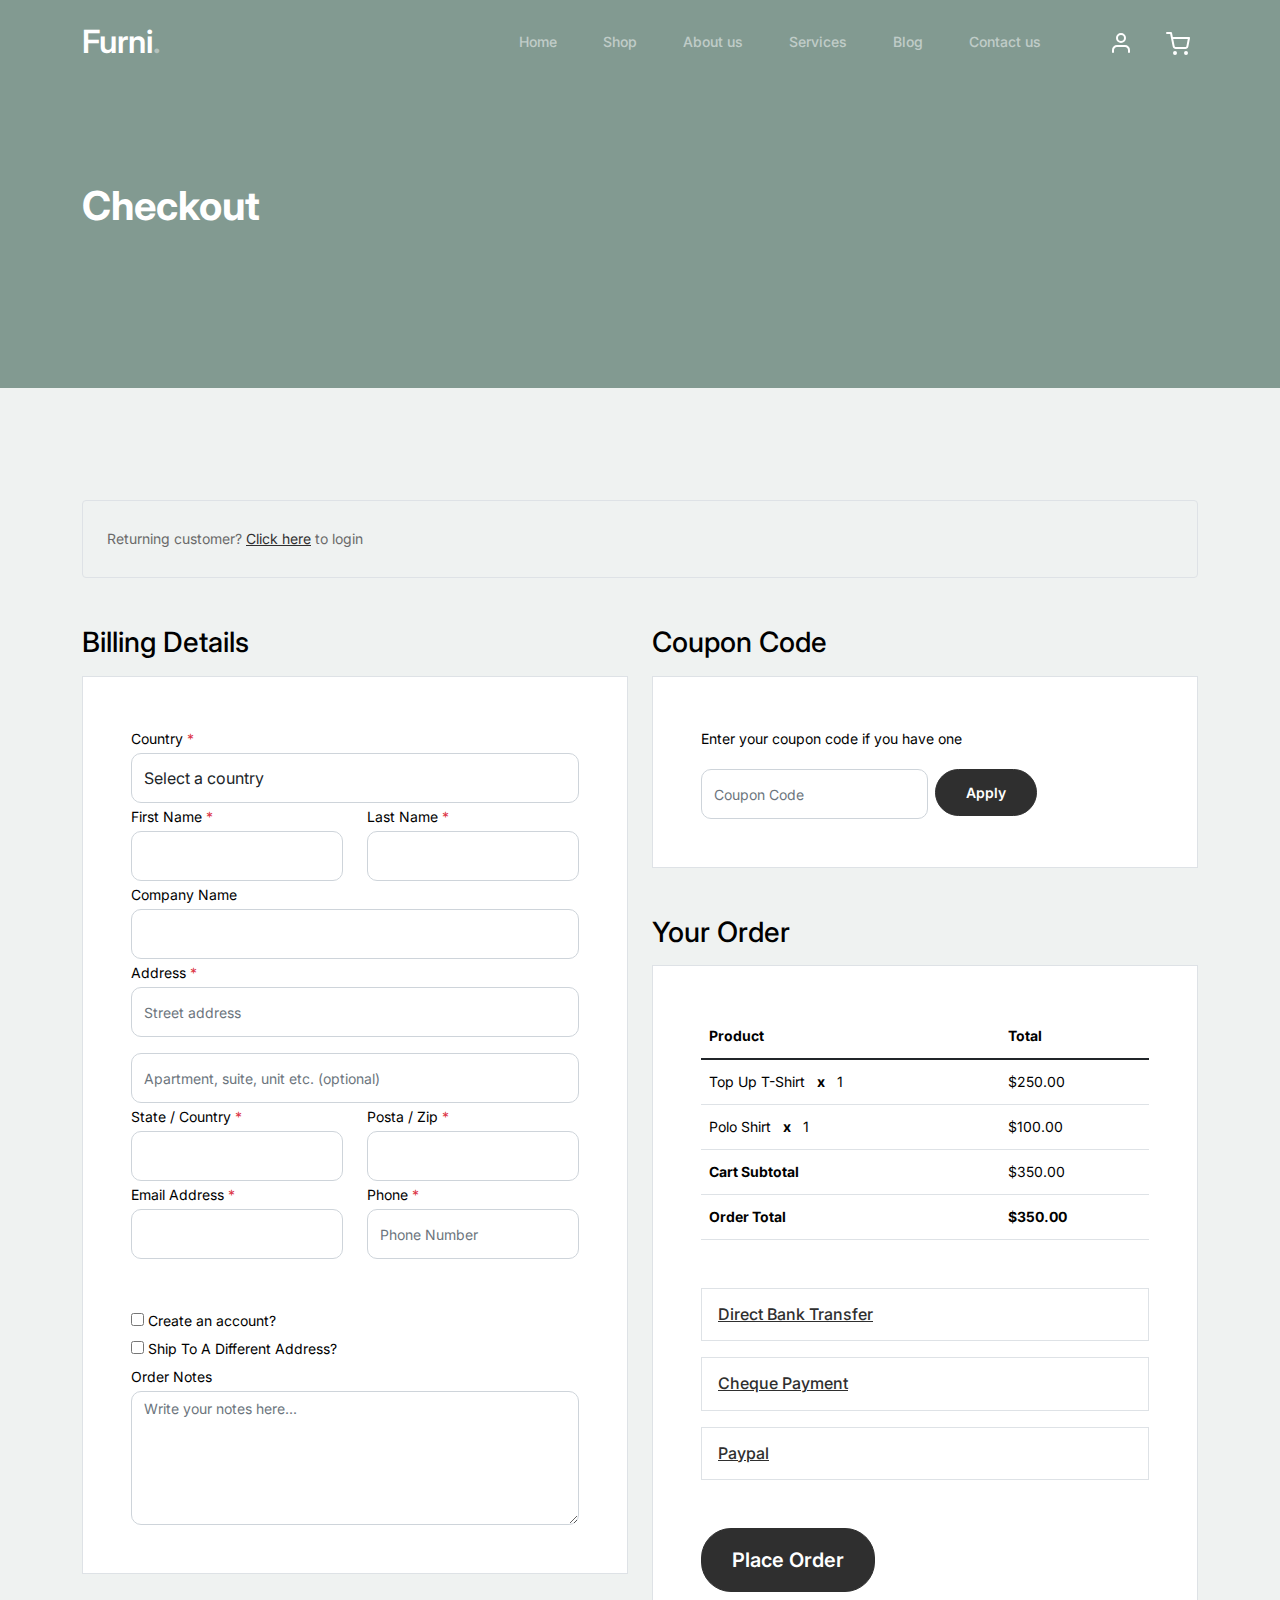
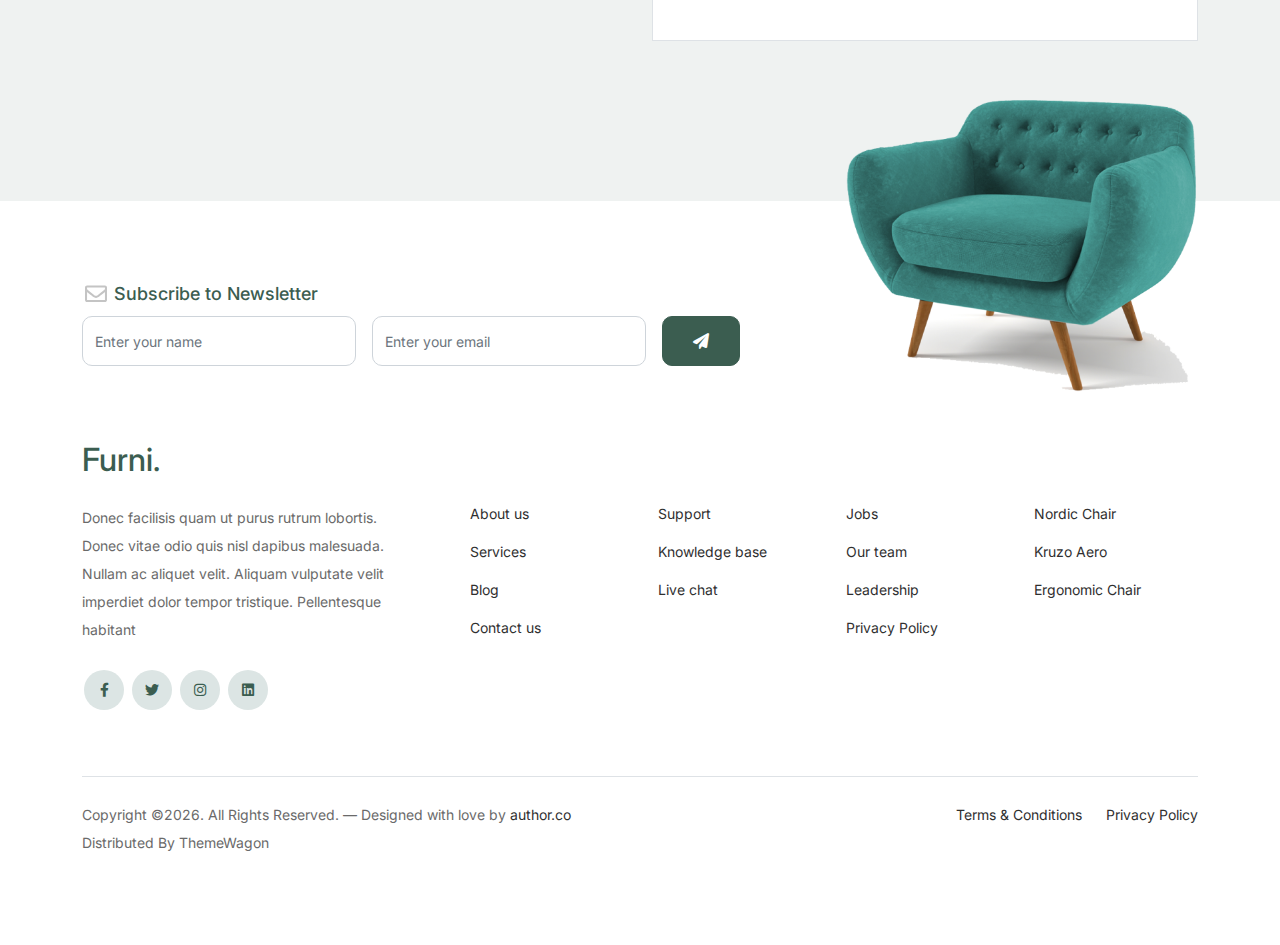
<file: checkout.html>
<!doctype html>
<html lang="en">
<head>
  <meta charset="utf-8">
  <meta name="viewport" content="width=device-width, initial-scale=1, shrink-to-fit=no">
  <meta name="author" content="author.co">
  <link rel="shortcut icon" href="favicon.png">

  <meta name="description" content="" />
  <meta name="keywords" content="bootstrap, bootstrap4" />

		<!-- Bootstrap CSS -->
		<link href="css/bootstrap.min.css" rel="stylesheet">
		<link href="https://cdnjs.cloudflare.com/ajax/libs/font-awesome/6.0.0-beta3/css/all.min.css" rel="stylesheet">
		<link href="css/tiny-slider.css" rel="stylesheet">
		<link href="css/style.css" rel="stylesheet">
		<title>FURNITURE </title>
	</head>

	<body>

		<!-- Start Header/Navigation -->
		<nav class="custom-navbar navbar navbar navbar-expand-md navbar-dark bg-dark" arial-label="Furni navigation bar">

			<div class="container">
				<a class="navbar-brand" href="index.html">Furni<span>.</span></a>

				<button class="navbar-toggler" type="button" data-bs-toggle="collapse" data-bs-target="#navbarsFurni" aria-controls="navbarsFurni" aria-expanded="false" aria-label="Toggle navigation">
					<span class="navbar-toggler-icon"></span>
				</button>

				<div class="collapse navbar-collapse" id="navbarsFurni">
					<ul class="custom-navbar-nav navbar-nav ms-auto mb-2 mb-md-0">
						<li class="nav-item ">
							<a class="nav-link" href="index.html">Home</a>
						</li>
						<li><a class="nav-link" href="shop.html">Shop</a></li>
						<li><a class="nav-link" href="about.html">About us</a></li>
						<li><a class="nav-link" href="services.html">Services</a></li>
						<li><a class="nav-link" href="blog.html">Blog</a></li>
						<li><a class="nav-link" href="contact.html">Contact us</a></li>
					</ul>

					<ul class="custom-navbar-cta navbar-nav mb-2 mb-md-0 ms-5">
						<li><a class="nav-link" href="#"><img src="images/user.svg"></a></li>
						<li><a class="nav-link" href="cart.html"><img src="images/cart.svg"></a></li>
					</ul>
				</div>
			</div>
				
		</nav>
		<!-- End Header/Navigation -->

		<!-- Start Hero Section -->
			<div class="hero">
				<div class="container">
					<div class="row justify-content-between">
						<div class="col-lg-5">
							<div class="intro-excerpt">
								<h1>Checkout</h1>
							</div>
						</div>
						<div class="col-lg-7">
							
						</div>
					</div>
				</div>
			</div>
		<!-- End Hero Section -->

		<div class="untree_co-section">
		    <div class="container">
		      <div class="row mb-5">
		        <div class="col-md-12">
		          <div class="border p-4 rounded" role="alert">
		            Returning customer? <a href="#">Click here</a> to login
		          </div>
		        </div>
		      </div>
		      <div class="row">
		        <div class="col-md-6 mb-5 mb-md-0">
		          <h2 class="h3 mb-3 text-black">Billing Details</h2>
		          <div class="p-3 p-lg-5 border bg-white">
		            <div class="form-group">
		              <label for="c_country" class="text-black">Country <span class="text-danger">*</span></label>
		              <select id="c_country" class="form-control">
		                <option value="1">Select a country</option>    
		                <option value="2">bangladesh</option>    
		                <option value="3">Algeria</option>    
		                <option value="4">Afghanistan</option>    
		                <option value="5">Ghana</option>    
		                <option value="6">Albania</option>    
		                <option value="7">Bahrain</option>    
		                <option value="8">Colombia</option>    
		                <option value="9">Dominican Republic</option>    
		              </select>
		            </div>
		            <div class="form-group row">
		              <div class="col-md-6">
		                <label for="c_fname" class="text-black">First Name <span class="text-danger">*</span></label>
		                <input type="text" class="form-control" id="c_fname" name="c_fname">
		              </div>
		              <div class="col-md-6">
		                <label for="c_lname" class="text-black">Last Name <span class="text-danger">*</span></label>
		                <input type="text" class="form-control" id="c_lname" name="c_lname">
		              </div>
		            </div>

		            <div class="form-group row">
		              <div class="col-md-12">
		                <label for="c_companyname" class="text-black">Company Name </label>
		                <input type="text" class="form-control" id="c_companyname" name="c_companyname">
		              </div>
		            </div>

		            <div class="form-group row">
		              <div class="col-md-12">
		                <label for="c_address" class="text-black">Address <span class="text-danger">*</span></label>
		                <input type="text" class="form-control" id="c_address" name="c_address" placeholder="Street address">
		              </div>
		            </div>

		            <div class="form-group mt-3">
		              <input type="text" class="form-control" placeholder="Apartment, suite, unit etc. (optional)">
		            </div>

		            <div class="form-group row">
		              <div class="col-md-6">
		                <label for="c_state_country" class="text-black">State / Country <span class="text-danger">*</span></label>
		                <input type="text" class="form-control" id="c_state_country" name="c_state_country">
		              </div>
		              <div class="col-md-6">
		                <label for="c_postal_zip" class="text-black">Posta / Zip <span class="text-danger">*</span></label>
		                <input type="text" class="form-control" id="c_postal_zip" name="c_postal_zip">
		              </div>
		            </div>

		            <div class="form-group row mb-5">
		              <div class="col-md-6">
		                <label for="c_email_address" class="text-black">Email Address <span class="text-danger">*</span></label>
		                <input type="text" class="form-control" id="c_email_address" name="c_email_address">
		              </div>
		              <div class="col-md-6">
		                <label for="c_phone" class="text-black">Phone <span class="text-danger">*</span></label>
		                <input type="text" class="form-control" id="c_phone" name="c_phone" placeholder="Phone Number">
		              </div>
		            </div>

		            <div class="form-group">
		              <label for="c_create_account" class="text-black" data-bs-toggle="collapse" href="#create_an_account" role="button" aria-expanded="false" aria-controls="create_an_account"><input type="checkbox" value="1" id="c_create_account"> Create an account?</label>
		              <div class="collapse" id="create_an_account">
		                <div class="py-2 mb-4">
		                  <p class="mb-3">Create an account by entering the information below. If you are a returning customer please login at the top of the page.</p>
		                  <div class="form-group">
		                    <label for="c_account_password" class="text-black">Account Password</label>
		                    <input type="email" class="form-control" id="c_account_password" name="c_account_password" placeholder="">
		                  </div>
		                </div>
		              </div>
		            </div>


		            <div class="form-group">
		              <label for="c_ship_different_address" class="text-black" data-bs-toggle="collapse" href="#ship_different_address" role="button" aria-expanded="false" aria-controls="ship_different_address"><input type="checkbox" value="1" id="c_ship_different_address"> Ship To A Different Address?</label>
		              <div class="collapse" id="ship_different_address">
		                <div class="py-2">

		                  <div class="form-group">
		                    <label for="c_diff_country" class="text-black">Country <span class="text-danger">*</span></label>
		                    <select id="c_diff_country" class="form-control">
		                      <option value="1">Select a country</option>    
		                      <option value="2">bangladesh</option>    
		                      <option value="3">Algeria</option>    
		                      <option value="4">Afghanistan</option>    
		                      <option value="5">Ghana</option>    
		                      <option value="6">Albania</option>    
		                      <option value="7">Bahrain</option>    
		                      <option value="8">Colombia</option>    
		                      <option value="9">Dominican Republic</option>    
		                    </select>
		                  </div>


		                  <div class="form-group row">
		                    <div class="col-md-6">
		                      <label for="c_diff_fname" class="text-black">First Name <span class="text-danger">*</span></label>
		                      <input type="text" class="form-control" id="c_diff_fname" name="c_diff_fname">
		                    </div>
		                    <div class="col-md-6">
		                      <label for="c_diff_lname" class="text-black">Last Name <span class="text-danger">*</span></label>
		                      <input type="text" class="form-control" id="c_diff_lname" name="c_diff_lname">
		                    </div>
		                  </div>

		                  <div class="form-group row">
		                    <div class="col-md-12">
		                      <label for="c_diff_companyname" class="text-black">Company Name </label>
		                      <input type="text" class="form-control" id="c_diff_companyname" name="c_diff_companyname">
		                    </div>
		                  </div>

		                  <div class="form-group row  mb-3">
		                    <div class="col-md-12">
		                      <label for="c_diff_address" class="text-black">Address <span class="text-danger">*</span></label>
		                      <input type="text" class="form-control" id="c_diff_address" name="c_diff_address" placeholder="Street address">
		                    </div>
		                  </div>

		                  <div class="form-group">
		                    <input type="text" class="form-control" placeholder="Apartment, suite, unit etc. (optional)">
		                  </div>

		                  <div class="form-group row">
		                    <div class="col-md-6">
		                      <label for="c_diff_state_country" class="text-black">State / Country <span class="text-danger">*</span></label>
		                      <input type="text" class="form-control" id="c_diff_state_country" name="c_diff_state_country">
		                    </div>
		                    <div class="col-md-6">
		                      <label for="c_diff_postal_zip" class="text-black">Posta / Zip <span class="text-danger">*</span></label>
		                      <input type="text" class="form-control" id="c_diff_postal_zip" name="c_diff_postal_zip">
		                    </div>
		                  </div>

		                  <div class="form-group row mb-5">
		                    <div class="col-md-6">
		                      <label for="c_diff_email_address" class="text-black">Email Address <span class="text-danger">*</span></label>
		                      <input type="text" class="form-control" id="c_diff_email_address" name="c_diff_email_address">
		                    </div>
		                    <div class="col-md-6">
		                      <label for="c_diff_phone" class="text-black">Phone <span class="text-danger">*</span></label>
		                      <input type="text" class="form-control" id="c_diff_phone" name="c_diff_phone" placeholder="Phone Number">
		                    </div>
		                  </div>

		                </div>

		              </div>
		            </div>

		            <div class="form-group">
		              <label for="c_order_notes" class="text-black">Order Notes</label>
		              <textarea name="c_order_notes" id="c_order_notes" cols="30" rows="5" class="form-control" placeholder="Write your notes here..."></textarea>
		            </div>

		          </div>
		        </div>
		        <div class="col-md-6">

		          <div class="row mb-5">
		            <div class="col-md-12">
		              <h2 class="h3 mb-3 text-black">Coupon Code</h2>
		              <div class="p-3 p-lg-5 border bg-white">

		                <label for="c_code" class="text-black mb-3">Enter your coupon code if you have one</label>
		                <div class="input-group w-75 couponcode-wrap">
		                  <input type="text" class="form-control me-2" id="c_code" placeholder="Coupon Code" aria-label="Coupon Code" aria-describedby="button-addon2">
		                  <div class="input-group-append">
		                    <button class="btn btn-black btn-sm" type="button" id="button-addon2">Apply</button>
		                  </div>
		                </div>

		              </div>
		            </div>
		          </div>

		          <div class="row mb-5">
		            <div class="col-md-12">
		              <h2 class="h3 mb-3 text-black">Your Order</h2>
		              <div class="p-3 p-lg-5 border bg-white">
		                <table class="table site-block-order-table mb-5">
		                  <thead>
		                    <th>Product</th>
		                    <th>Total</th>
		                  </thead>
		                  <tbody>
		                    <tr>
		                      <td>Top Up T-Shirt <strong class="mx-2">x</strong> 1</td>
		                      <td>$250.00</td>
		                    </tr>
		                    <tr>
		                      <td>Polo Shirt <strong class="mx-2">x</strong>   1</td>
		                      <td>$100.00</td>
		                    </tr>
		                    <tr>
		                      <td class="text-black font-weight-bold"><strong>Cart Subtotal</strong></td>
		                      <td class="text-black">$350.00</td>
		                    </tr>
		                    <tr>
		                      <td class="text-black font-weight-bold"><strong>Order Total</strong></td>
		                      <td class="text-black font-weight-bold"><strong>$350.00</strong></td>
		                    </tr>
		                  </tbody>
		                </table>

		                <div class="border p-3 mb-3">
		                  <h3 class="h6 mb-0"><a class="d-block" data-bs-toggle="collapse" href="#collapsebank" role="button" aria-expanded="false" aria-controls="collapsebank">Direct Bank Transfer</a></h3>

		                  <div class="collapse" id="collapsebank">
		                    <div class="py-2">
		                      <p class="mb-0">Make your payment directly into our bank account. Please use your Order ID as the payment reference. Your order won’t be shipped until the funds have cleared in our account.</p>
		                    </div>
		                  </div>
		                </div>

		                <div class="border p-3 mb-3">
		                  <h3 class="h6 mb-0"><a class="d-block" data-bs-toggle="collapse" href="#collapsecheque" role="button" aria-expanded="false" aria-controls="collapsecheque">Cheque Payment</a></h3>

		                  <div class="collapse" id="collapsecheque">
		                    <div class="py-2">
		                      <p class="mb-0">Make your payment directly into our bank account. Please use your Order ID as the payment reference. Your order won’t be shipped until the funds have cleared in our account.</p>
		                    </div>
		                  </div>
		                </div>

		                <div class="border p-3 mb-5">
		                  <h3 class="h6 mb-0"><a class="d-block" data-bs-toggle="collapse" href="#collapsepaypal" role="button" aria-expanded="false" aria-controls="collapsepaypal">Paypal</a></h3>

		                  <div class="collapse" id="collapsepaypal">
		                    <div class="py-2">
		                      <p class="mb-0">Make your payment directly into our bank account. Please use your Order ID as the payment reference. Your order won’t be shipped until the funds have cleared in our account.</p>
		                    </div>
		                  </div>
		                </div>

		                <div class="form-group">
		                  <button class="btn btn-black btn-lg py-3 btn-block" onclick="window.location='thankyou.html'">Place Order</button>
		                </div>

		              </div>
		            </div>
		          </div>

		        </div>
		      </div>
		      <!-- </form> -->
		    </div>
		  </div>

		<!-- Start Footer Section -->
		<footer class="footer-section">
			<div class="container relative">

				<div class="sofa-img">
					<img src="images/sofa.png" alt="Image" class="img-fluid">
				</div>

				<div class="row">
					<div class="col-lg-8">
						<div class="subscription-form">
							<h3 class="d-flex align-items-center"><span class="me-1"><img src="images/envelope-outline.svg" alt="Image" class="img-fluid"></span><span>Subscribe to Newsletter</span></h3>

							<form action="#" class="row g-3">
								<div class="col-auto">
									<input type="text" class="form-control" placeholder="Enter your name">
								</div>
								<div class="col-auto">
									<input type="email" class="form-control" placeholder="Enter your email">
								</div>
								<div class="col-auto">
									<button class="btn btn-primary">
										<span class="fa fa-paper-plane"></span>
									</button>
								</div>
							</form>

						</div>
					</div>
				</div>

				<div class="row g-5 mb-5">
					<div class="col-lg-4">
						<div class="mb-4 footer-logo-wrap"><a href="#" class="footer-logo">Furni<span>.</span></a></div>
						<p class="mb-4">Donec facilisis quam ut purus rutrum lobortis. Donec vitae odio quis nisl dapibus malesuada. Nullam ac aliquet velit. Aliquam vulputate velit imperdiet dolor tempor tristique. Pellentesque habitant</p>

						<ul class="list-unstyled custom-social">
							<li><a href="#"><span class="fa fa-brands fa-facebook-f"></span></a></li>
							<li><a href="#"><span class="fa fa-brands fa-twitter"></span></a></li>
							<li><a href="#"><span class="fa fa-brands fa-instagram"></span></a></li>
							<li><a href="#"><span class="fa fa-brands fa-linkedin"></span></a></li>
						</ul>
					</div>

					<div class="col-lg-8">
						<div class="row links-wrap">
							<div class="col-6 col-sm-6 col-md-3">
								<ul class="list-unstyled">
									<li><a href="#">About us</a></li>
									<li><a href="#">Services</a></li>
									<li><a href="#">Blog</a></li>
									<li><a href="#">Contact us</a></li>
								</ul>
							</div>

							<div class="col-6 col-sm-6 col-md-3">
								<ul class="list-unstyled">
									<li><a href="#">Support</a></li>
									<li><a href="#">Knowledge base</a></li>
									<li><a href="#">Live chat</a></li>
								</ul>
							</div>

							<div class="col-6 col-sm-6 col-md-3">
								<ul class="list-unstyled">
									<li><a href="#">Jobs</a></li>
									<li><a href="#">Our team</a></li>
									<li><a href="#">Leadership</a></li>
									<li><a href="#">Privacy Policy</a></li>
								</ul>
							</div>

							<div class="col-6 col-sm-6 col-md-3">
								<ul class="list-unstyled">
									<li><a href="#">Nordic Chair</a></li>
									<li><a href="#">Kruzo Aero</a></li>
									<li><a href="#">Ergonomic Chair</a></li>
								</ul>
							</div>
						</div>
					</div>

				</div>

				<div class="border-top copyright">
					<div class="row pt-4">
						<div class="col-lg-6">
							<p class="mb-2 text-center text-lg-start">Copyright &copy;<script>document.write(new Date().getFullYear());</script>. All Rights Reserved. &mdash; Designed with love by <a href="https://author.co">author.co</a> Distributed By <a hreff="https://themewagon.com">ThemeWagon</a>  
            </p>
						</div>

						<div class="col-lg-6 text-center text-lg-end">
							<ul class="list-unstyled d-inline-flex ms-auto">
								<li class="me-4"><a href="#">Terms &amp; Conditions</a></li>
								<li><a href="#">Privacy Policy</a></li>
							</ul>
						</div>

					</div>
				</div>

			</div>
		</footer>
		<!-- End Footer Section -->	


		<script src="js/bootstrap.bundle.min.js"></script>
		<script src="js/tiny-slider.js"></script>
		<script src="js/custom.js"></script>
	</body>

</html>
</file>
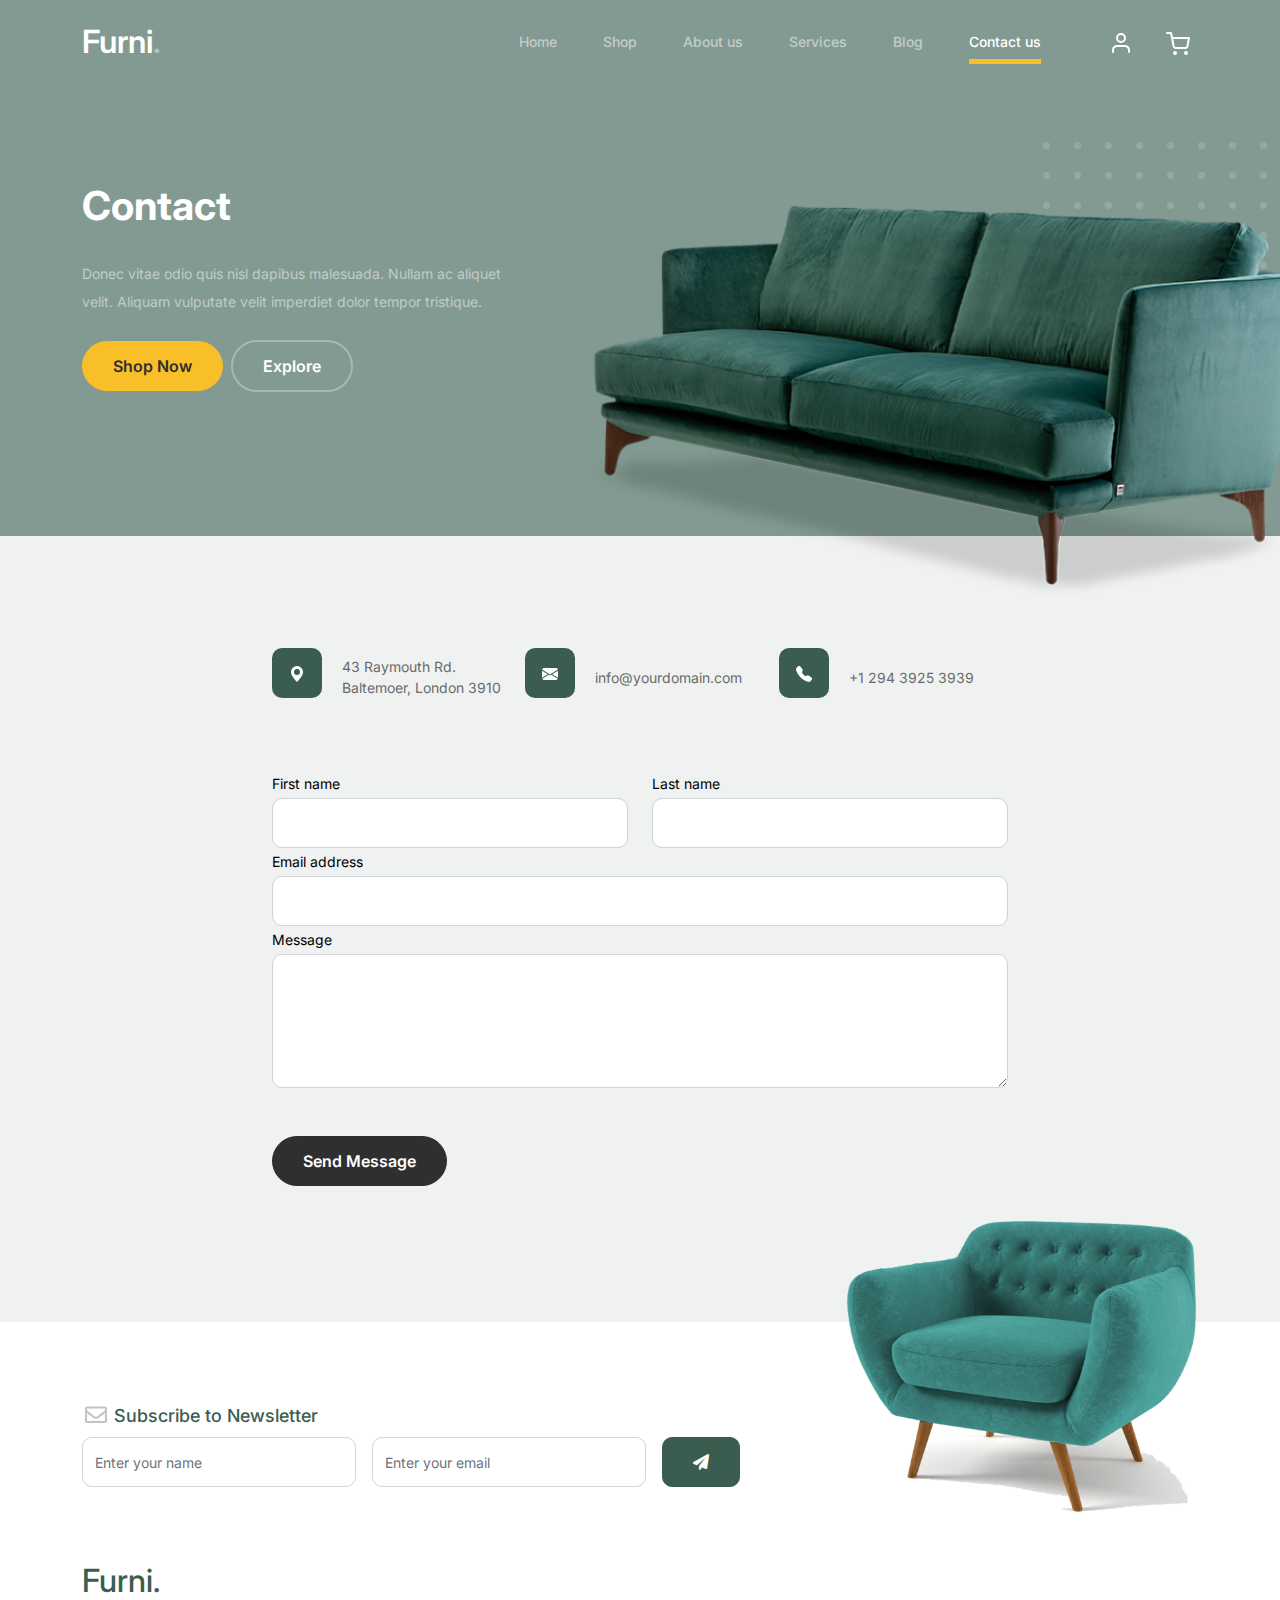
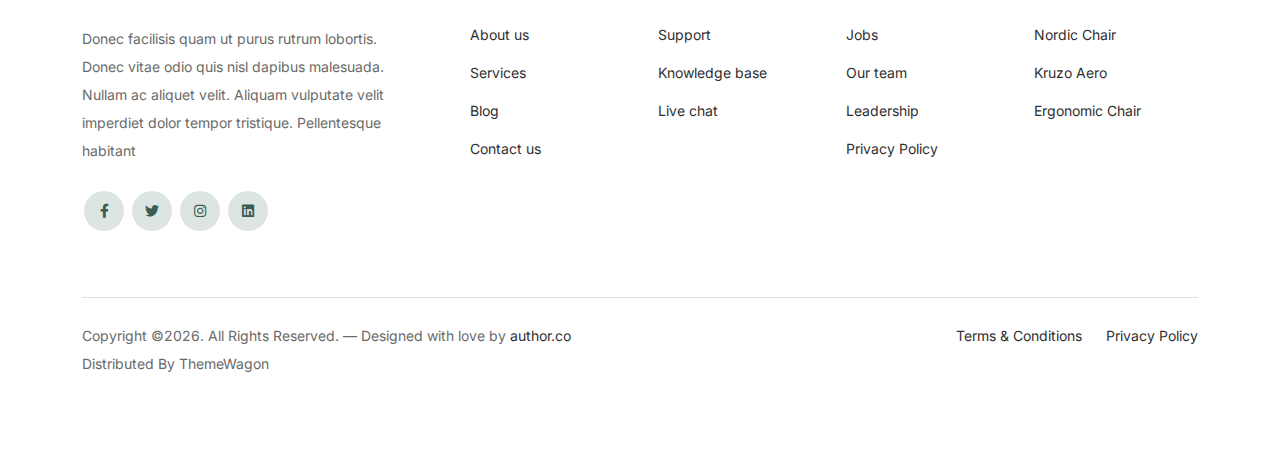
<file: contact.html>
<!doctype html>
<html lang="en">
<head>
  <meta charset="utf-8">
  <meta name="viewport" content="width=device-width, initial-scale=1, shrink-to-fit=no">
  <meta name="author" content="author.co">
  <link rel="shortcut icon" href="favicon.png">

  <meta name="description" content="" />
  <meta name="keywords" content="bootstrap, bootstrap4" />

		<!-- Bootstrap CSS -->
		<link href="css/bootstrap.min.css" rel="stylesheet">
		<link href="https://cdnjs.cloudflare.com/ajax/libs/font-awesome/6.0.0-beta3/css/all.min.css" rel="stylesheet">
		<link href="css/tiny-slider.css" rel="stylesheet">
		<link href="css/style.css" rel="stylesheet">
		<title>FURNITURE </title>
	</head>

	<body>

		<!-- Start Header/Navigation -->
		<nav class="custom-navbar navbar navbar navbar-expand-md navbar-dark bg-dark" arial-label="Furni navigation bar">

			<div class="container">
				<a class="navbar-brand" href="index.html">Furni<span>.</span></a>

				<button class="navbar-toggler" type="button" data-bs-toggle="collapse" data-bs-target="#navbarsFurni" aria-controls="navbarsFurni" aria-expanded="false" aria-label="Toggle navigation">
					<span class="navbar-toggler-icon"></span>
				</button>

				<div class="collapse navbar-collapse" id="navbarsFurni">
					<ul class="custom-navbar-nav navbar-nav ms-auto mb-2 mb-md-0">
						<li class="nav-item">
							<a class="nav-link" href="index.html">Home</a>
						</li>
						<li><a class="nav-link" href="shop.html">Shop</a></li>
						<li><a class="nav-link" href="about.html">About us</a></li>
						<li><a class="nav-link" href="services.html">Services</a></li>
						<li><a class="nav-link" href="blog.html">Blog</a></li>
						<li class="active"><a class="nav-link" href="contact.html">Contact us</a></li>
					</ul>

					<ul class="custom-navbar-cta navbar-nav mb-2 mb-md-0 ms-5">
						<li><a class="nav-link" href="#"><img src="images/user.svg"></a></li>
						<li><a class="nav-link" href="cart.html"><img src="images/cart.svg"></a></li>
					</ul>
				</div>
			</div>
				
		</nav>
		<!-- End Header/Navigation -->

		<!-- Start Hero Section -->
			<div class="hero">
				<div class="container">
					<div class="row justify-content-between">
						<div class="col-lg-5">
							<div class="intro-excerpt">
								<h1>Contact</h1>
								<p class="mb-4">Donec vitae odio quis nisl dapibus malesuada. Nullam ac aliquet velit. Aliquam vulputate velit imperdiet dolor tempor tristique.</p>
								<p><a href="" class="btn btn-secondary me-2">Shop Now</a><a href="#" class="btn btn-white-outline">Explore</a></p>
							</div>
						</div>
						<div class="col-lg-7">
							<div class="hero-img-wrap">
								<img src="images/couch.png" class="img-fluid">
							</div>
						</div>
					</div>
				</div>
			</div>
		<!-- End Hero Section -->

		
		<!-- Start Contact Form -->
		<div class="untree_co-section">
      <div class="container">

        <div class="block">
          <div class="row justify-content-center">


            <div class="col-md-8 col-lg-8 pb-4">


              <div class="row mb-5">
                <div class="col-lg-4">
                  <div  class="service no-shadow align-items-center link horizontal d-flex active" data-aos="fade-left" data-aos-delay="0">
                    <div class="service-icon color-1 mb-4">
                      <svg xmlns="http://www.w3.org/2000/svg" width="16" height="16" fill="currentColor" class="bi bi-geo-alt-fill" viewBox="0 0 16 16">
                        <path d="M8 16s6-5.686 6-10A6 6 0 0 0 2 6c0 4.314 6 10 6 10zm0-7a3 3 0 1 1 0-6 3 3 0 0 1 0 6z"/>
                      </svg>
                    </div> <!-- /.icon -->
                    <div class="service-contents">
                      <p>43 Raymouth Rd. Baltemoer, London 3910</p>
                    </div> <!-- /.service-contents-->
                  </div> <!-- /.service -->
                </div>

                <div class="col-lg-4">
                  <div  class="service no-shadow align-items-center link horizontal d-flex active" data-aos="fade-left" data-aos-delay="0">
                    <div class="service-icon color-1 mb-4">
                      <svg xmlns="http://www.w3.org/2000/svg" width="16" height="16" fill="currentColor" class="bi bi-envelope-fill" viewBox="0 0 16 16">
                        <path d="M.05 3.555A2 2 0 0 1 2 2h12a2 2 0 0 1 1.95 1.555L8 8.414.05 3.555zM0 4.697v7.104l5.803-3.558L0 4.697zM6.761 8.83l-6.57 4.027A2 2 0 0 0 2 14h12a2 2 0 0 0 1.808-1.144l-6.57-4.027L8 9.586l-1.239-.757zm3.436-.586L16 11.801V4.697l-5.803 3.546z"/>
                      </svg>
                    </div> <!-- /.icon -->
                    <div class="service-contents">
                      <p>info@yourdomain.com</p>
                    </div> <!-- /.service-contents-->
                  </div> <!-- /.service -->
                </div>

                <div class="col-lg-4">
                  <div  class="service no-shadow align-items-center link horizontal d-flex active" data-aos="fade-left" data-aos-delay="0">
                    <div class="service-icon color-1 mb-4">
                      <svg xmlns="http://www.w3.org/2000/svg" width="16" height="16" fill="currentColor" class="bi bi-telephone-fill" viewBox="0 0 16 16">
                        <path fill-rule="evenodd" d="M1.885.511a1.745 1.745 0 0 1 2.61.163L6.29 2.98c.329.423.445.974.315 1.494l-.547 2.19a.678.678 0 0 0 .178.643l2.457 2.457a.678.678 0 0 0 .644.178l2.189-.547a1.745 1.745 0 0 1 1.494.315l2.306 1.794c.829.645.905 1.87.163 2.611l-1.034 1.034c-.74.74-1.846 1.065-2.877.702a18.634 18.634 0 0 1-7.01-4.42 18.634 18.634 0 0 1-4.42-7.009c-.362-1.03-.037-2.137.703-2.877L1.885.511z"/>
                      </svg>
                    </div> <!-- /.icon -->
                    <div class="service-contents">
                      <p>+1 294 3925 3939</p>
                    </div> <!-- /.service-contents-->
                  </div> <!-- /.service -->
                </div>
              </div>

              <form>
                <div class="row">
                  <div class="col-6">
                    <div class="form-group">
                      <label class="text-black" for="fname">First name</label>
                      <input type="text" class="form-control" id="fname">
                    </div>
                  </div>
                  <div class="col-6">
                    <div class="form-group">
                      <label class="text-black" for="lname">Last name</label>
                      <input type="text" class="form-control" id="lname">
                    </div>
                  </div>
                </div>
                <div class="form-group">
                  <label class="text-black" for="email">Email address</label>
                  <input type="email" class="form-control" id="email">
                </div>

                <div class="form-group mb-5">
                  <label class="text-black" for="message">Message</label>
                  <textarea name="" class="form-control" id="message" cols="30" rows="5"></textarea>
                </div>

                <button type="submit" class="btn btn-primary-hover-outline">Send Message</button>
              </form>

            </div>

          </div>

        </div>

      </div>


    </div>
  </div>

  <!-- End Contact Form -->

		

		<!-- Start Footer Section -->
		<footer class="footer-section">
			<div class="container relative">

				<div class="sofa-img">
					<img src="images/sofa.png" alt="Image" class="img-fluid">
				</div>

				<div class="row">
					<div class="col-lg-8">
						<div class="subscription-form">
							<h3 class="d-flex align-items-center"><span class="me-1"><img src="images/envelope-outline.svg" alt="Image" class="img-fluid"></span><span>Subscribe to Newsletter</span></h3>

							<form action="#" class="row g-3">
								<div class="col-auto">
									<input type="text" class="form-control" placeholder="Enter your name">
								</div>
								<div class="col-auto">
									<input type="email" class="form-control" placeholder="Enter your email">
								</div>
								<div class="col-auto">
									<button class="btn btn-primary">
										<span class="fa fa-paper-plane"></span>
									</button>
								</div>
							</form>

						</div>
					</div>
				</div>

				<div class="row g-5 mb-5">
					<div class="col-lg-4">
						<div class="mb-4 footer-logo-wrap"><a href="#" class="footer-logo">Furni<span>.</span></a></div>
						<p class="mb-4">Donec facilisis quam ut purus rutrum lobortis. Donec vitae odio quis nisl dapibus malesuada. Nullam ac aliquet velit. Aliquam vulputate velit imperdiet dolor tempor tristique. Pellentesque habitant</p>

						<ul class="list-unstyled custom-social">
							<li><a href="#"><span class="fa fa-brands fa-facebook-f"></span></a></li>
							<li><a href="#"><span class="fa fa-brands fa-twitter"></span></a></li>
							<li><a href="#"><span class="fa fa-brands fa-instagram"></span></a></li>
							<li><a href="#"><span class="fa fa-brands fa-linkedin"></span></a></li>
						</ul>
					</div>

					<div class="col-lg-8">
						<div class="row links-wrap">
							<div class="col-6 col-sm-6 col-md-3">
								<ul class="list-unstyled">
									<li><a href="#">About us</a></li>
									<li><a href="#">Services</a></li>
									<li><a href="#">Blog</a></li>
									<li><a href="#">Contact us</a></li>
								</ul>
							</div>

							<div class="col-6 col-sm-6 col-md-3">
								<ul class="list-unstyled">
									<li><a href="#">Support</a></li>
									<li><a href="#">Knowledge base</a></li>
									<li><a href="#">Live chat</a></li>
								</ul>
							</div>

							<div class="col-6 col-sm-6 col-md-3">
								<ul class="list-unstyled">
									<li><a href="#">Jobs</a></li>
									<li><a href="#">Our team</a></li>
									<li><a href="#">Leadership</a></li>
									<li><a href="#">Privacy Policy</a></li>
								</ul>
							</div>

							<div class="col-6 col-sm-6 col-md-3">
								<ul class="list-unstyled">
									<li><a href="#">Nordic Chair</a></li>
									<li><a href="#">Kruzo Aero</a></li>
									<li><a href="#">Ergonomic Chair</a></li>
								</ul>
							</div>
						</div>
					</div>

				</div>

				<div class="border-top copyright">
					<div class="row pt-4">
						<div class="col-lg-6">
							<p class="mb-2 text-center text-lg-start">Copyright &copy;<script>document.write(new Date().getFullYear());</script>. All Rights Reserved. &mdash; Designed with love by <a href="https://author.co">author.co</a> Distributed By <a hreff="https://themewagon.com">ThemeWagon</a> 
            </p>
						</div>

						<div class="col-lg-6 text-center text-lg-end">
							<ul class="list-unstyled d-inline-flex ms-auto">
								<li class="me-4"><a href="#">Terms &amp; Conditions</a></li>
								<li><a href="#">Privacy Policy</a></li>
							</ul>
						</div>

					</div>
				</div>

			</div>
		</footer>
		<!-- End Footer Section -->	


		<script src="js/bootstrap.bundle.min.js"></script>
		<script src="js/tiny-slider.js"></script>
		<script src="js/custom.js"></script>
	</body>

</html>
</file>
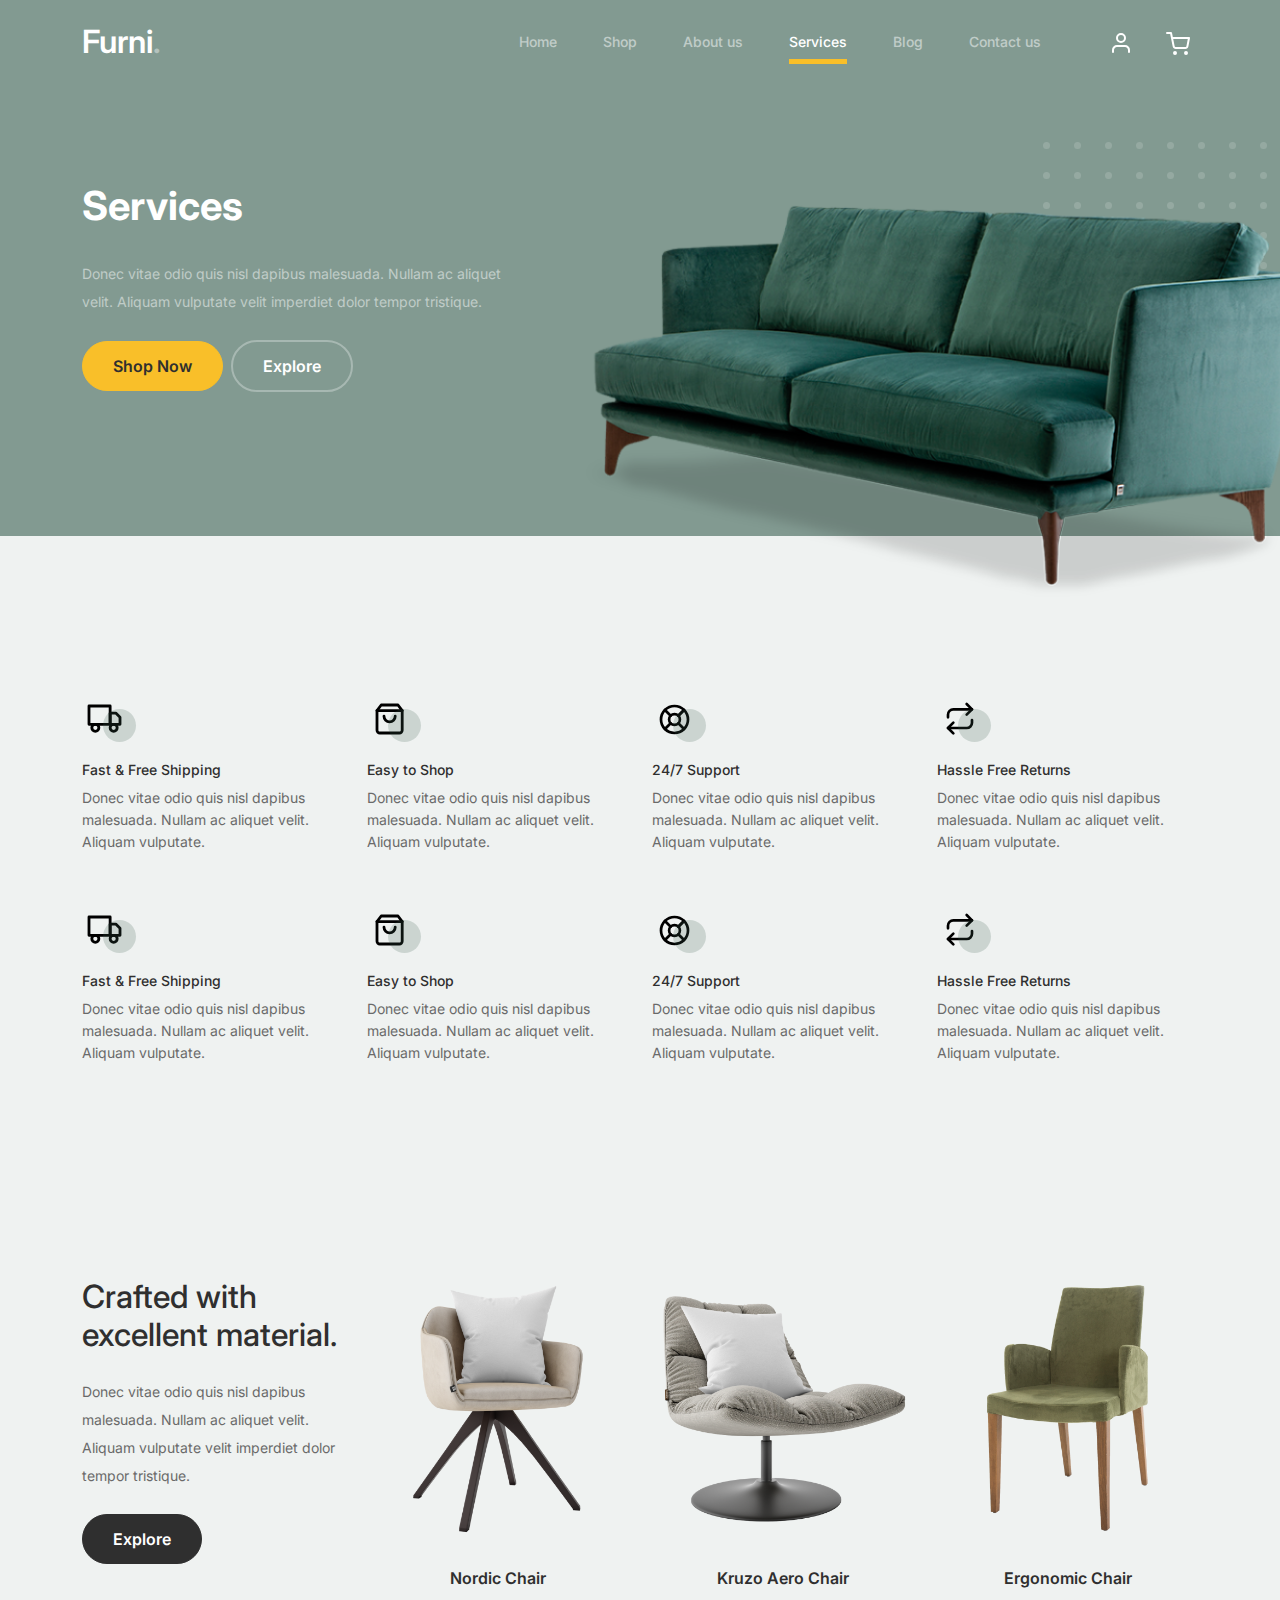
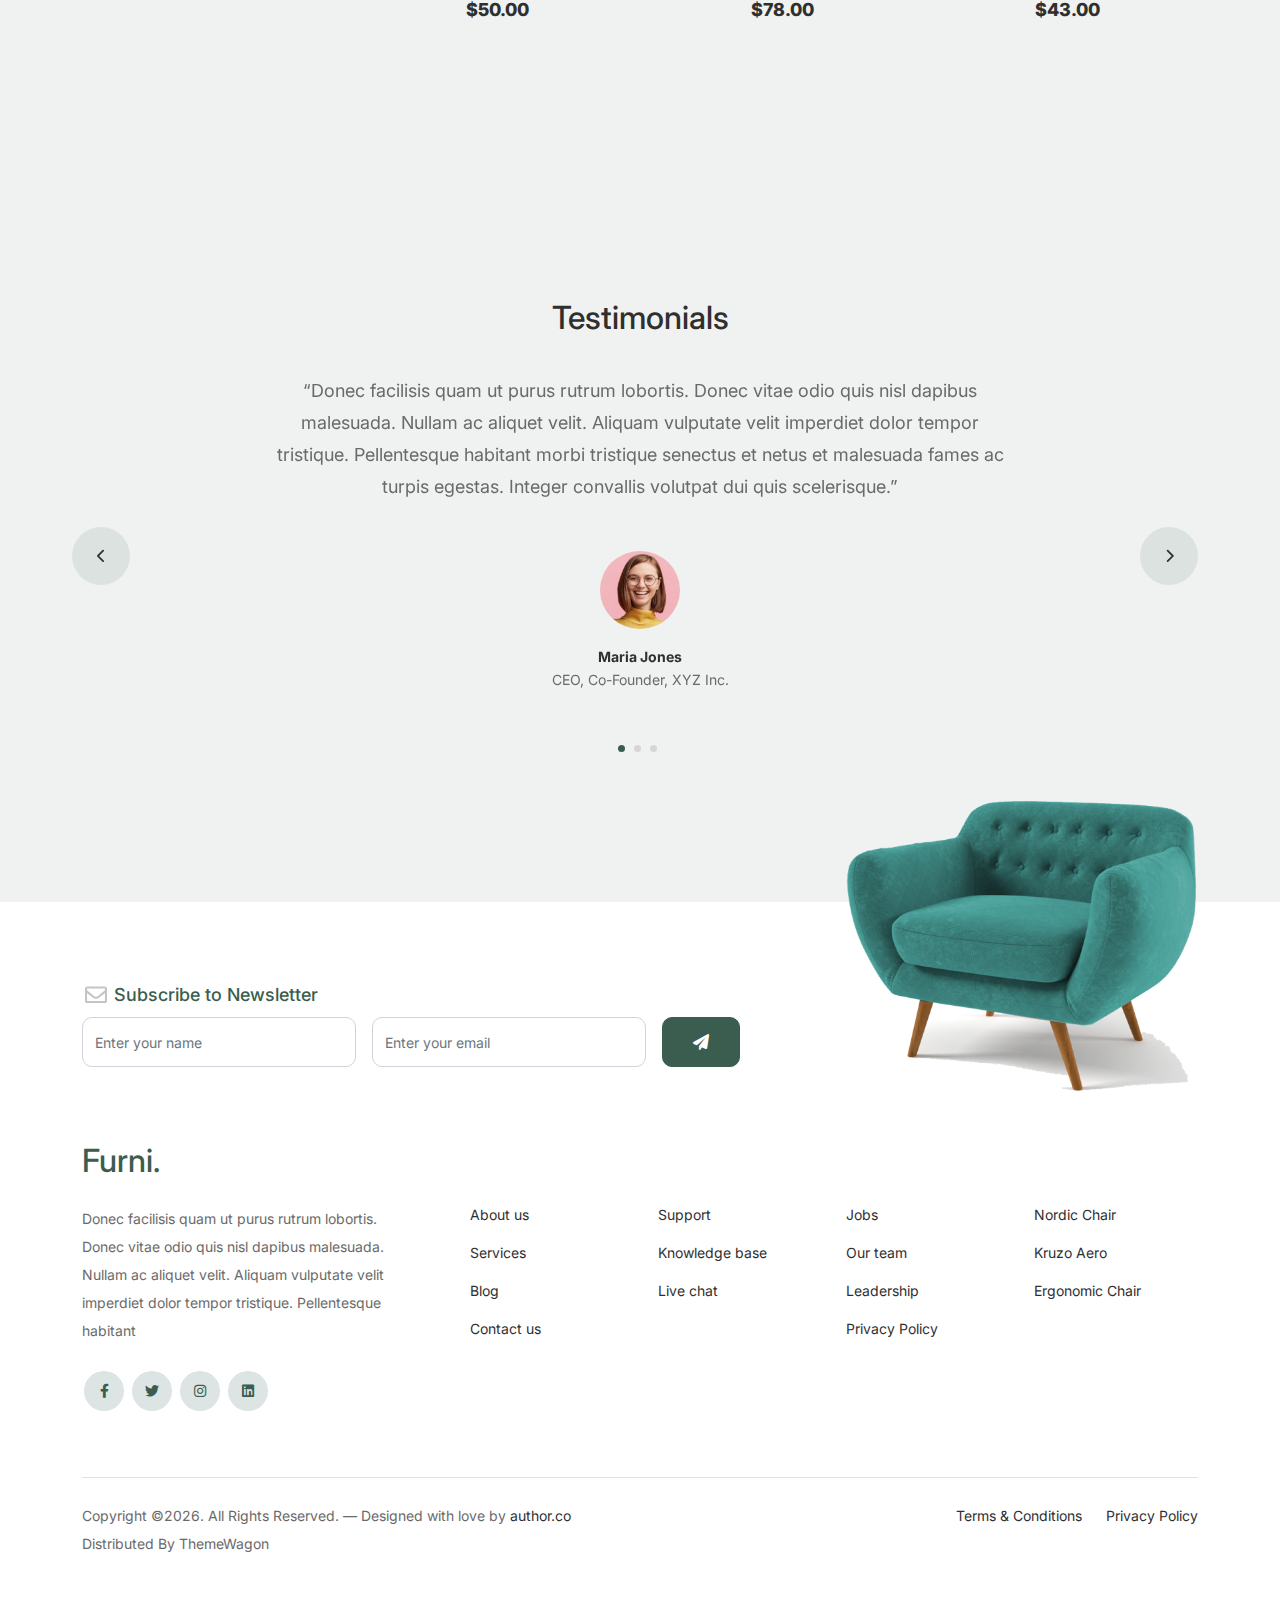
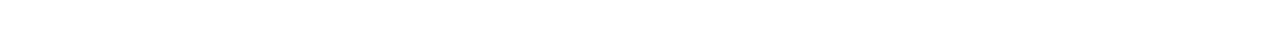
<file: services.html>
<!doctype html>
<html lang="en">
<head>
  <meta charset="utf-8">
  <meta name="viewport" content="width=device-width, initial-scale=1, shrink-to-fit=no">
  <meta name="author" content="ashraf.co">
  <link rel="shortcut icon" href="favicon.png">

  <meta name="description" content="" />
  <meta name="keywords" content="bootstrap, bootstrap4" />

		<!-- Bootstrap CSS -->
		<link href="css/bootstrap.min.css" rel="stylesheet">
		<link href="https://cdnjs.cloudflare.com/ajax/libs/font-awesome/6.0.0-beta3/css/all.min.css" rel="stylesheet">
		<link href="css/tiny-slider.css" rel="stylesheet">
		<link href="css/style.css" rel="stylesheet">
	      <title>FURNITURE </title>
	</head>

	<body>

		<!-- Start Header/Navigation -->
		<nav class="custom-navbar navbar navbar navbar-expand-md navbar-dark bg-dark" arial-label="Furni navigation bar">

			<div class="container">
				<a class="navbar-brand" href="index.html">Furni<span>.</span></a>

				<button class="navbar-toggler" type="button" data-bs-toggle="collapse" data-bs-target="#navbarsFurni" aria-controls="navbarsFurni" aria-expanded="false" aria-label="Toggle navigation">
					<span class="navbar-toggler-icon"></span>
				</button>

				<div class="collapse navbar-collapse" id="navbarsFurni">
					<ul class="custom-navbar-nav navbar-nav ms-auto mb-2 mb-md-0">
						<li class="nav-item">
							<a class="nav-link" href="index.html">Home</a>
						</li>
						<li><a class="nav-link" href="shop.html">Shop</a></li>
						<li><a class="nav-link" href="about.html">About us</a></li>
						<li class="active"><a class="nav-link" href="services.html">Services</a></li>
						<li><a class="nav-link" href="blog.html">Blog</a></li>
						<li><a class="nav-link" href="contact.html">Contact us</a></li>
					</ul>

					<ul class="custom-navbar-cta navbar-nav mb-2 mb-md-0 ms-5">
						<li><a class="nav-link" href="#"><img src="images/user.svg"></a></li>
						<li><a class="nav-link" href="cart.html"><img src="images/cart.svg"></a></li>
					</ul>
				</div>
			</div>
				
		</nav>
		<!-- End Header/Navigation -->

		<!-- Start Hero Section -->
			<div class="hero">
				<div class="container">
					<div class="row justify-content-between">
						<div class="col-lg-5">
							<div class="intro-excerpt">
								<h1>Services</h1>
								<p class="mb-4">Donec vitae odio quis nisl dapibus malesuada. Nullam ac aliquet velit. Aliquam vulputate velit imperdiet dolor tempor tristique.</p>
								<p><a href="" class="btn btn-secondary me-2">Shop Now</a><a href="#" class="btn btn-white-outline">Explore</a></p>
							</div>
						</div>
						<div class="col-lg-7">
							<div class="hero-img-wrap">
								<img src="images/couch.png" class="img-fluid">
							</div>
						</div>
					</div>
				</div>
			</div>
		<!-- End Hero Section -->

		

		<!-- Start Why Choose Us Section -->
		<div class="why-choose-section">
			<div class="container">
				
				
				<div class="row my-5">
					<div class="col-6 col-md-6 col-lg-3 mb-4">
						<div class="feature">
							<div class="icon">
								<img src="images/truck.svg" alt="Image" class="imf-fluid">
							</div>
							<h3>Fast &amp; Free Shipping</h3>
							<p>Donec vitae odio quis nisl dapibus malesuada. Nullam ac aliquet velit. Aliquam vulputate.</p>
						</div>
					</div>

					<div class="col-6 col-md-6 col-lg-3 mb-4">
						<div class="feature">
							<div class="icon">
								<img src="images/bag.svg" alt="Image" class="imf-fluid">
							</div>
							<h3>Easy to Shop</h3>
							<p>Donec vitae odio quis nisl dapibus malesuada. Nullam ac aliquet velit. Aliquam vulputate.</p>
						</div>
					</div>

					<div class="col-6 col-md-6 col-lg-3 mb-4">
						<div class="feature">
							<div class="icon">
								<img src="images/support.svg" alt="Image" class="imf-fluid">
							</div>
							<h3>24/7 Support</h3>
							<p>Donec vitae odio quis nisl dapibus malesuada. Nullam ac aliquet velit. Aliquam vulputate.</p>
						</div>
					</div>

					<div class="col-6 col-md-6 col-lg-3 mb-4">
						<div class="feature">
							<div class="icon">
								<img src="images/return.svg" alt="Image" class="imf-fluid">
							</div>
							<h3>Hassle Free Returns</h3>
							<p>Donec vitae odio quis nisl dapibus malesuada. Nullam ac aliquet velit. Aliquam vulputate.</p>
						</div>
					</div>

					<div class="col-6 col-md-6 col-lg-3 mb-4">
						<div class="feature">
							<div class="icon">
								<img src="images/truck.svg" alt="Image" class="imf-fluid">
							</div>
							<h3>Fast &amp; Free Shipping</h3>
							<p>Donec vitae odio quis nisl dapibus malesuada. Nullam ac aliquet velit. Aliquam vulputate.</p>
						</div>
					</div>

					<div class="col-6 col-md-6 col-lg-3 mb-4">
						<div class="feature">
							<div class="icon">
								<img src="images/bag.svg" alt="Image" class="imf-fluid">
							</div>
							<h3>Easy to Shop</h3>
							<p>Donec vitae odio quis nisl dapibus malesuada. Nullam ac aliquet velit. Aliquam vulputate.</p>
						</div>
					</div>

					<div class="col-6 col-md-6 col-lg-3 mb-4">
						<div class="feature">
							<div class="icon">
								<img src="images/support.svg" alt="Image" class="imf-fluid">
							</div>
							<h3>24/7 Support</h3>
							<p>Donec vitae odio quis nisl dapibus malesuada. Nullam ac aliquet velit. Aliquam vulputate.</p>
						</div>
					</div>

					<div class="col-6 col-md-6 col-lg-3 mb-4">
						<div class="feature">
							<div class="icon">
								<img src="images/return.svg" alt="Image" class="imf-fluid">
							</div>
							<h3>Hassle Free Returns</h3>
							<p>Donec vitae odio quis nisl dapibus malesuada. Nullam ac aliquet velit. Aliquam vulputate.</p>
						</div>
					</div>

				</div>
			
			</div>
		</div>
		<!-- End Why Choose Us Section -->

		<!-- Start Product Section -->
		<div class="product-section pt-0">
			<div class="container">
				<div class="row">

					<!-- Start Column 1 -->
					<div class="col-md-12 col-lg-3 mb-5 mb-lg-0">
						<h2 class="mb-4 section-title">Crafted with excellent material.</h2>
						<p class="mb-4">Donec vitae odio quis nisl dapibus malesuada. Nullam ac aliquet velit. Aliquam vulputate velit imperdiet dolor tempor tristique. </p>
						<p><a href="#" class="btn">Explore</a></p>
					</div> 
					<!-- End Column 1 -->

					<!-- Start Column 2 -->
					<div class="col-12 col-md-4 col-lg-3 mb-5 mb-md-0">
						<a class="product-item" href="#">
							<img src="images/product-1.png" class="img-fluid product-thumbnail">
							<h3 class="product-title">Nordic Chair</h3>
							<strong class="product-price">$50.00</strong>

							<span class="icon-cross">
								<img src="images/cross.svg" class="img-fluid">
							</span>
						</a>
					</div> 
					<!-- End Column 2 -->

					<!-- Start Column 3 -->
					<div class="col-12 col-md-4 col-lg-3 mb-5 mb-md-0">
						<a class="product-item" href="#">
							<img src="images/product-2.png" class="img-fluid product-thumbnail">
							<h3 class="product-title">Kruzo Aero Chair</h3>
							<strong class="product-price">$78.00</strong>

							<span class="icon-cross">
								<img src="images/cross.svg" class="img-fluid">
							</span>
						</a>
					</div>
					<!-- End Column 3 -->

					<!-- Start Column 4 -->
					<div class="col-12 col-md-4 col-lg-3 mb-5 mb-md-0">
						<a class="product-item" href="#">
							<img src="images/product-3.png" class="img-fluid product-thumbnail">
							<h3 class="product-title">Ergonomic Chair</h3>
							<strong class="product-price">$43.00</strong>

							<span class="icon-cross">
								<img src="images/cross.svg" class="img-fluid">
							</span>
						</a>
					</div>
					<!-- End Column 4 -->

				</div>
			</div>
		</div>
		<!-- End Product Section -->

		

		<!-- Start Testimonial Slider -->
		<div class="testimonial-section before-footer-section">
			<div class="container">
				<div class="row">
					<div class="col-lg-7 mx-auto text-center">
						<h2 class="section-title">Testimonials</h2>
					</div>
				</div>

				<div class="row justify-content-center">
					<div class="col-lg-12">
						<div class="testimonial-slider-wrap text-center">

							<div id="testimonial-nav">
								<span class="prev" data-controls="prev"><span class="fa fa-chevron-left"></span></span>
								<span class="next" data-controls="next"><span class="fa fa-chevron-right"></span></span>
							</div>

							<div class="testimonial-slider">
								
								<div class="item">
									<div class="row justify-content-center">
										<div class="col-lg-8 mx-auto">

											<div class="testimonial-block text-center">
												<blockquote class="mb-5">
													<p>&ldquo;Donec facilisis quam ut purus rutrum lobortis. Donec vitae odio quis nisl dapibus malesuada. Nullam ac aliquet velit. Aliquam vulputate velit imperdiet dolor tempor tristique. Pellentesque habitant morbi tristique senectus et netus et malesuada fames ac turpis egestas. Integer convallis volutpat dui quis scelerisque.&rdquo;</p>
												</blockquote>

												<div class="author-info">
													<div class="author-pic">
														<img src="images/person-1.png" alt="Maria Jones" class="img-fluid">
													</div>
													<h3 class="font-weight-bold">Maria Jones</h3>
													<span class="position d-block mb-3">CEO, Co-Founder, XYZ Inc.</span>
												</div>
											</div>

										</div>
									</div>
								</div> 
								<!-- END item -->

								<div class="item">
									<div class="row justify-content-center">
										<div class="col-lg-8 mx-auto">

											<div class="testimonial-block text-center">
												<blockquote class="mb-5">
													<p>&ldquo;Donec facilisis quam ut purus rutrum lobortis. Donec vitae odio quis nisl dapibus malesuada. Nullam ac aliquet velit. Aliquam vulputate velit imperdiet dolor tempor tristique. Pellentesque habitant morbi tristique senectus et netus et malesuada fames ac turpis egestas. Integer convallis volutpat dui quis scelerisque.&rdquo;</p>
												</blockquote>

												<div class="author-info">
													<div class="author-pic">
														<img src="images/person-1.png" alt="Maria Jones" class="img-fluid">
													</div>
													<h3 class="font-weight-bold">Maria Jones</h3>
													<span class="position d-block mb-3">CEO, Co-Founder, XYZ Inc.</span>
												</div>
											</div>

										</div>
									</div>
								</div> 
								<!-- END item -->

								<div class="item">
									<div class="row justify-content-center">
										<div class="col-lg-8 mx-auto">

											<div class="testimonial-block text-center">
												<blockquote class="mb-5">
													<p>&ldquo;Donec facilisis quam ut purus rutrum lobortis. Donec vitae odio quis nisl dapibus malesuada. Nullam ac aliquet velit. Aliquam vulputate velit imperdiet dolor tempor tristique. Pellentesque habitant morbi tristique senectus et netus et malesuada fames ac turpis egestas. Integer convallis volutpat dui quis scelerisque.&rdquo;</p>
												</blockquote>

												<div class="author-info">
													<div class="author-pic">
														<img src="images/person-1.png" alt="Maria Jones" class="img-fluid">
													</div>
													<h3 class="font-weight-bold">Maria Jones</h3>
													<span class="position d-block mb-3">CEO, Co-Founder, XYZ Inc.</span>
												</div>
											</div>

										</div>
									</div>
								</div> 
								<!-- END item -->

							</div>

						</div>
					</div>
				</div>
			</div>
		</div>
		<!-- End Testimonial Slider -->

		

		<!-- Start Footer Section -->
		<footer class="footer-section">
			<div class="container relative">

				<div class="sofa-img">
					<img src="images/sofa.png" alt="Image" class="img-fluid">
				</div>

				<div class="row">
					<div class="col-lg-8">
						<div class="subscription-form">
							<h3 class="d-flex align-items-center"><span class="me-1"><img src="images/envelope-outline.svg" alt="Image" class="img-fluid"></span><span>Subscribe to Newsletter</span></h3>

							<form action="#" class="row g-3">
								<div class="col-auto">
									<input type="text" class="form-control" placeholder="Enter your name">
								</div>
								<div class="col-auto">
									<input type="email" class="form-control" placeholder="Enter your email">
								</div>
								<div class="col-auto">
									<button class="btn btn-primary">
										<span class="fa fa-paper-plane"></span>
									</button>
								</div>
							</form>

						</div>
					</div>
				</div>

				<div class="row g-5 mb-5">
					<div class="col-lg-4">
						<div class="mb-4 footer-logo-wrap"><a href="#" class="footer-logo">Furni<span>.</span></a></div>
						<p class="mb-4">Donec facilisis quam ut purus rutrum lobortis. Donec vitae odio quis nisl dapibus malesuada. Nullam ac aliquet velit. Aliquam vulputate velit imperdiet dolor tempor tristique. Pellentesque habitant</p>

						<ul class="list-unstyled custom-social">
							<li><a href="#"><span class="fa fa-brands fa-facebook-f"></span></a></li>
							<li><a href="#"><span class="fa fa-brands fa-twitter"></span></a></li>
							<li><a href="#"><span class="fa fa-brands fa-instagram"></span></a></li>
							<li><a href="#"><span class="fa fa-brands fa-linkedin"></span></a></li>
						</ul>
					</div>

					<div class="col-lg-8">
						<div class="row links-wrap">
							<div class="col-6 col-sm-6 col-md-3">
								<ul class="list-unstyled">
									<li><a href="#">About us</a></li>
									<li><a href="#">Services</a></li>
									<li><a href="#">Blog</a></li>
									<li><a href="#">Contact us</a></li>
								</ul>
							</div>

							<div class="col-6 col-sm-6 col-md-3">
								<ul class="list-unstyled">
									<li><a href="#">Support</a></li>
									<li><a href="#">Knowledge base</a></li>
									<li><a href="#">Live chat</a></li>
								</ul>
							</div>

							<div class="col-6 col-sm-6 col-md-3">
								<ul class="list-unstyled">
									<li><a href="#">Jobs</a></li>
									<li><a href="#">Our team</a></li>
									<li><a href="#">Leadership</a></li>
									<li><a href="#">Privacy Policy</a></li>
								</ul>
							</div>

							<div class="col-6 col-sm-6 col-md-3">
								<ul class="list-unstyled">
									<li><a href="#">Nordic Chair</a></li>
									<li><a href="#">Kruzo Aero</a></li>
									<li><a href="#">Ergonomic Chair</a></li>
								</ul>
							</div>
						</div>
					</div>

				</div>

				<div class="border-top copyright">
					<div class="row pt-4">
						<div class="col-lg-6">
							<p class="mb-2 text-center text-lg-start">Copyright &copy;<script>document.write(new Date().getFullYear());</script>. All Rights Reserved. &mdash; Designed with love by <a href="https://author.co">author.co</a> Distributed By <a hreff="https://themewagon.com">ThemeWagon</a>
            </p>
						</div>

						<div class="col-lg-6 text-center text-lg-end">
							<ul class="list-unstyled d-inline-flex ms-auto">
								<li class="me-4"><a href="#">Terms &amp; Conditions</a></li>
								<li><a href="#">Privacy Policy</a></li>
							</ul>
						</div>

					</div>
				</div>

			</div>
		</footer>
		<!-- End Footer Section -->	


		<script src="js/bootstrap.bundle.min.js"></script>
		<script src="js/tiny-slider.js"></script>
		<script src="js/custom.js"></script>
	</body>

</html>
</file>
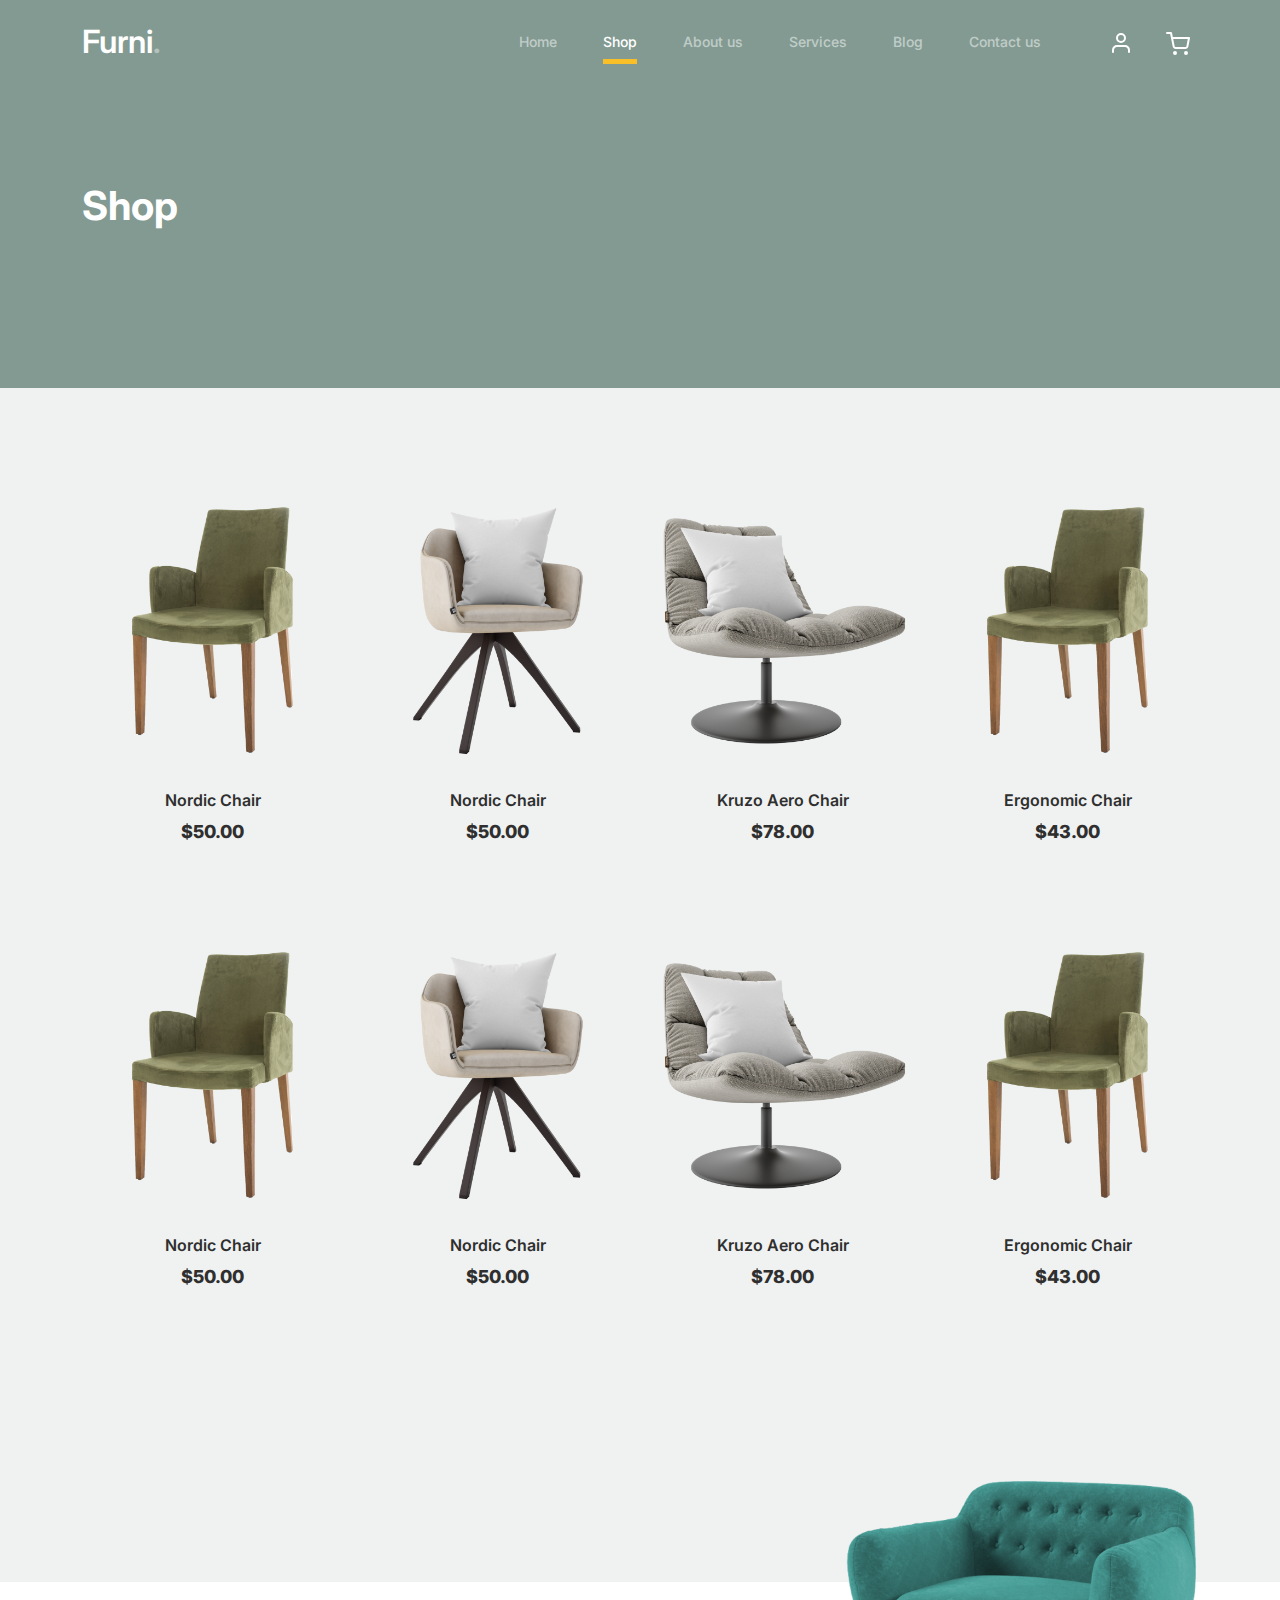
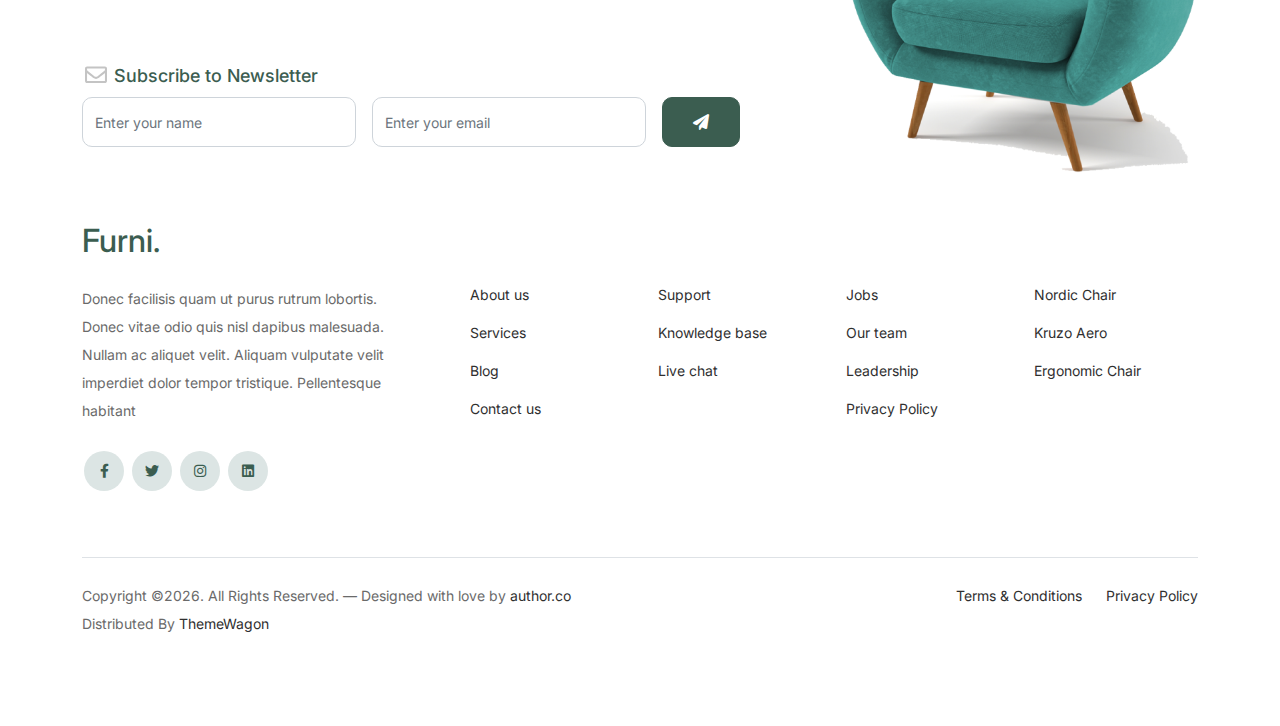
<file: shop.html>
<!doctype html>
<html lang="en">
<head>
  <meta charset="utf-8">
  <meta name="viewport" content="width=device-width, initial-scale=1, shrink-to-fit=no">
  <meta name="author" content="ashraf.co">
  <link rel="shortcut icon" href="favicon.png">

  <meta name="description" content="" />
  <meta name="keywords" content="bootstrap, bootstrap4" />

		<!-- Bootstrap CSS -->
		<link href="css/bootstrap.min.css" rel="stylesheet">
		<link href="https://cdnjs.cloudflare.com/ajax/libs/font-awesome/6.0.0-beta3/css/all.min.css" rel="stylesheet">
		<link href="css/tiny-slider.css" rel="stylesheet">
		<link href="css/style.css" rel="stylesheet">
		<title>FURNITURE </title>
	</head>

	<body>

		<!-- Start Header/Navigation -->
		<nav class="custom-navbar navbar navbar navbar-expand-md navbar-dark bg-dark" arial-label="Furni navigation bar">

			<div class="container">
				<a class="navbar-brand" href="index.html">Furni<span>.</span></a>

				<button class="navbar-toggler" type="button" data-bs-toggle="collapse" data-bs-target="#navbarsFurni" aria-controls="navbarsFurni" aria-expanded="false" aria-label="Toggle navigation">
					<span class="navbar-toggler-icon"></span>
				</button>

				<div class="collapse navbar-collapse" id="navbarsFurni">
					<ul class="custom-navbar-nav navbar-nav ms-auto mb-2 mb-md-0">
						<li class="nav-item ">
							<a class="nav-link" href="index.html">Home</a>
						</li>
						<li class="active"><a class="nav-link" href="shop.html">Shop</a></li>
						<li><a class="nav-link" href="about.html">About us</a></li>
						<li><a class="nav-link" href="services.html">Services</a></li>
						<li><a class="nav-link" href="blog.html">Blog</a></li>
						<li><a class="nav-link" href="contact.html">Contact us</a></li>
					</ul>

					<ul class="custom-navbar-cta navbar-nav mb-2 mb-md-0 ms-5">
						<li><a class="nav-link" href="#"><img src="images/user.svg"></a></li>
						<li><a class="nav-link" href="cart.html"><img src="images/cart.svg"></a></li>
					</ul>
				</div>
			</div>
				
		</nav>
		<!-- End Header/Navigation -->

		<!-- Start Hero Section -->
			<div class="hero">
				<div class="container">
					<div class="row justify-content-between">
						<div class="col-lg-5">
							<div class="intro-excerpt">
								<h1>Shop</h1>
							</div>
						</div>
						<div class="col-lg-7">
							
						</div>
					</div>
				</div>
			</div>
		<!-- End Hero Section -->

		

		<div class="untree_co-section product-section before-footer-section">
		    <div class="container">
		      	<div class="row">

		      		<!-- Start Column 1 -->
					<div class="col-12 col-md-4 col-lg-3 mb-5">
						<a class="product-item" href="#">
							<img src="images/product-3.png" class="img-fluid product-thumbnail">
							<h3 class="product-title">Nordic Chair</h3>
							<strong class="product-price">$50.00</strong>

							<span class="icon-cross">
								<img src="images/cross.svg" class="img-fluid">
							</span>
						</a>
					</div> 
					<!-- End Column 1 -->
						
					<!-- Start Column 2 -->
					<div class="col-12 col-md-4 col-lg-3 mb-5">
						<a class="product-item" href="#">
							<img src="images/product-1.png" class="img-fluid product-thumbnail">
							<h3 class="product-title">Nordic Chair</h3>
							<strong class="product-price">$50.00</strong>

							<span class="icon-cross">
								<img src="images/cross.svg" class="img-fluid">
							</span>
						</a>
					</div> 
					<!-- End Column 2 -->

					<!-- Start Column 3 -->
					<div class="col-12 col-md-4 col-lg-3 mb-5">
						<a class="product-item" href="#">
							<img src="images/product-2.png" class="img-fluid product-thumbnail">
							<h3 class="product-title">Kruzo Aero Chair</h3>
							<strong class="product-price">$78.00</strong>

							<span class="icon-cross">
								<img src="images/cross.svg" class="img-fluid">
							</span>
						</a>
					</div>
					<!-- End Column 3 -->

					<!-- Start Column 4 -->
					<div class="col-12 col-md-4 col-lg-3 mb-5">
						<a class="product-item" href="#">
							<img src="images/product-3.png" class="img-fluid product-thumbnail">
							<h3 class="product-title">Ergonomic Chair</h3>
							<strong class="product-price">$43.00</strong>

							<span class="icon-cross">
								<img src="images/cross.svg" class="img-fluid">
							</span>
						</a>
					</div>
					<!-- End Column 4 -->


					<!-- Start Column 1 -->
					<div class="col-12 col-md-4 col-lg-3 mb-5">
						<a class="product-item" href="#">
							<img src="images/product-3.png" class="img-fluid product-thumbnail">
							<h3 class="product-title">Nordic Chair</h3>
							<strong class="product-price">$50.00</strong>

							<span class="icon-cross">
								<img src="images/cross.svg" class="img-fluid">
							</span>
						</a>
					</div> 
					<!-- End Column 1 -->
						
					<!-- Start Column 2 -->
					<div class="col-12 col-md-4 col-lg-3 mb-5">
						<a class="product-item" href="#">
							<img src="images/product-1.png" class="img-fluid product-thumbnail">
							<h3 class="product-title">Nordic Chair</h3>
							<strong class="product-price">$50.00</strong>

							<span class="icon-cross">
								<img src="images/cross.svg" class="img-fluid">
							</span>
						</a>
					</div> 
					<!-- End Column 2 -->

					<!-- Start Column 3 -->
					<div class="col-12 col-md-4 col-lg-3 mb-5">
						<a class="product-item" href="#">
							<img src="images/product-2.png" class="img-fluid product-thumbnail">
							<h3 class="product-title">Kruzo Aero Chair</h3>
							<strong class="product-price">$78.00</strong>

							<span class="icon-cross">
								<img src="images/cross.svg" class="img-fluid">
							</span>
						</a>
					</div>
					<!-- End Column 3 -->

					<!-- Start Column 4 -->
					<div class="col-12 col-md-4 col-lg-3 mb-5">
						<a class="product-item" href="#">
							<img src="images/product-3.png" class="img-fluid product-thumbnail">
							<h3 class="product-title">Ergonomic Chair</h3>
							<strong class="product-price">$43.00</strong>

							<span class="icon-cross">
								<img src="images/cross.svg" class="img-fluid">
							</span>
						</a>
					</div>
					<!-- End Column 4 -->

		      	</div>
		    </div>
		</div>


		<!-- Start Footer Section -->
		<footer class="footer-section">
			<div class="container relative">

				<div class="sofa-img">
					<img src="images/sofa.png" alt="Image" class="img-fluid">
				</div>

				<div class="row">
					<div class="col-lg-8">
						<div class="subscription-form">
							<h3 class="d-flex align-items-center"><span class="me-1"><img src="images/envelope-outline.svg" alt="Image" class="img-fluid"></span><span>Subscribe to Newsletter</span></h3>

							<form action="#" class="row g-3">
								<div class="col-auto">
									<input type="text" class="form-control" placeholder="Enter your name">
								</div>
								<div class="col-auto">
									<input type="email" class="form-control" placeholder="Enter your email">
								</div>
								<div class="col-auto">
									<button class="btn btn-primary">
										<span class="fa fa-paper-plane"></span>
									</button>
								</div>
							</form>

						</div>
					</div>
				</div>

				<div class="row g-5 mb-5">
					<div class="col-lg-4">
						<div class="mb-4 footer-logo-wrap"><a href="#" class="footer-logo">Furni<span>.</span></a></div>
						<p class="mb-4">Donec facilisis quam ut purus rutrum lobortis. Donec vitae odio quis nisl dapibus malesuada. Nullam ac aliquet velit. Aliquam vulputate velit imperdiet dolor tempor tristique. Pellentesque habitant</p>

						<ul class="list-unstyled custom-social">
							<li><a href="#"><span class="fa fa-brands fa-facebook-f"></span></a></li>
							<li><a href="#"><span class="fa fa-brands fa-twitter"></span></a></li>
							<li><a href="#"><span class="fa fa-brands fa-instagram"></span></a></li>
							<li><a href="#"><span class="fa fa-brands fa-linkedin"></span></a></li>
						</ul>
					</div>

					<div class="col-lg-8">
						<div class="row links-wrap">
							<div class="col-6 col-sm-6 col-md-3">
								<ul class="list-unstyled">
									<li><a href="#">About us</a></li>
									<li><a href="#">Services</a></li>
									<li><a href="#">Blog</a></li>
									<li><a href="#">Contact us</a></li>
								</ul>
							</div>

							<div class="col-6 col-sm-6 col-md-3">
								<ul class="list-unstyled">
									<li><a href="#">Support</a></li>
									<li><a href="#">Knowledge base</a></li>
									<li><a href="#">Live chat</a></li>
								</ul>
							</div>

							<div class="col-6 col-sm-6 col-md-3">
								<ul class="list-unstyled">
									<li><a href="#">Jobs</a></li>
									<li><a href="#">Our team</a></li>
									<li><a href="#">Leadership</a></li>
									<li><a href="#">Privacy Policy</a></li>
								</ul>
							</div>

							<div class="col-6 col-sm-6 col-md-3">
								<ul class="list-unstyled">
									<li><a href="#">Nordic Chair</a></li>
									<li><a href="#">Kruzo Aero</a></li>
									<li><a href="#">Ergonomic Chair</a></li>
								</ul>
							</div>
						</div>
					</div>

				</div>

				<div class="border-top copyright">
					<div class="row pt-4">
						<div class="col-lg-6">
							<p class="mb-2 text-center text-lg-start">Copyright &copy;<script>document.write(new Date().getFullYear());</script>. All Rights Reserved. &mdash; Designed with love by <a href="https://author.co">author.co</a>  Distributed By <a href="https://themewagon.com">ThemeWagon</a> 
            </p>
						</div>

						<div class="col-lg-6 text-center text-lg-end">
							<ul class="list-unstyled d-inline-flex ms-auto">
								<li class="me-4"><a href="#">Terms &amp; Conditions</a></li>
								<li><a href="#">Privacy Policy</a></li>
							</ul>
						</div>

					</div>
				</div>

			</div>
		</footer>
		<!-- End Footer Section -->	


		<script src="js/bootstrap.bundle.min.js"></script>
		<script src="js/tiny-slider.js"></script>
		<script src="js/custom.js"></script>
	</body>

</html>
</file>
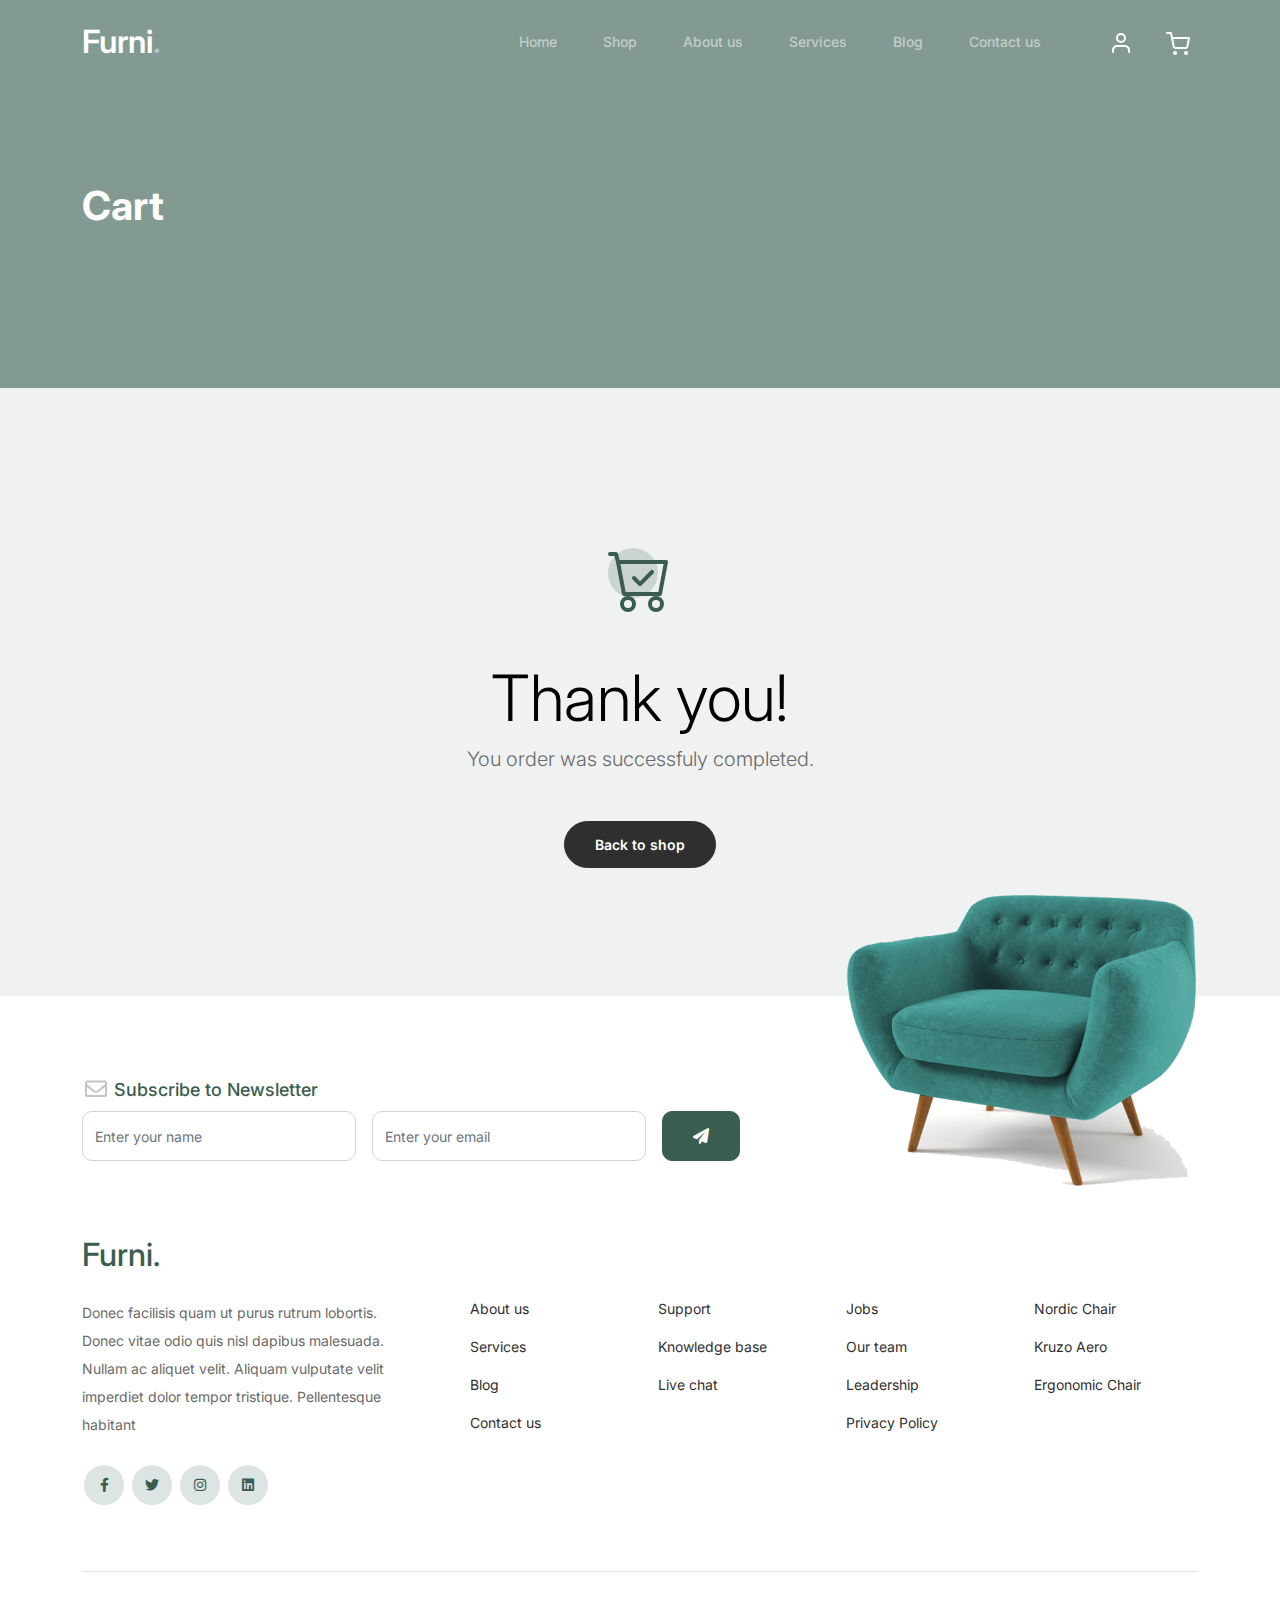
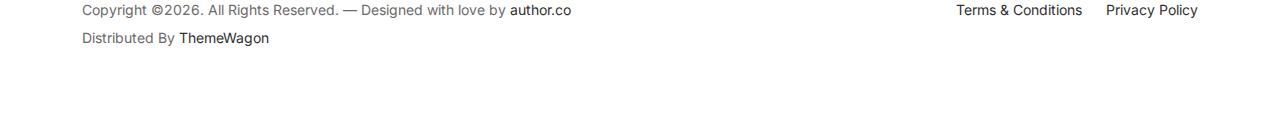
<file: thankyou.html>
<!doctype html>
<html lang="en">
<head>
  <meta charset="utf-8">
  <meta name="viewport" content="width=device-width, initial-scale=1, shrink-to-fit=no">
  <meta name="author" content="ashraf.co">
  <link rel="shortcut icon" href="favicon.png">

  <meta name="description" content="" />
  <meta name="keywords" content="bootstrap, bootstrap4" />

		<!-- Bootstrap CSS -->
		<link href="css/bootstrap.min.css" rel="stylesheet">
		<link href="https://cdnjs.cloudflare.com/ajax/libs/font-awesome/6.0.0-beta3/css/all.min.css" rel="stylesheet">
		<link href="css/tiny-slider.css" rel="stylesheet">
		<link href="css/style.css" rel="stylesheet">
		<title>FURNITURE </title>
	</head>

	<body>

		<!-- Start Header/Navigation -->
		<nav class="custom-navbar navbar navbar navbar-expand-md navbar-dark bg-dark" arial-label="Furni navigation bar">

			<div class="container">
				<a class="navbar-brand" href="index.html">Furni<span>.</span></a>

				<button class="navbar-toggler" type="button" data-bs-toggle="collapse" data-bs-target="#navbarsFurni" aria-controls="navbarsFurni" aria-expanded="false" aria-label="Toggle navigation">
					<span class="navbar-toggler-icon"></span>
				</button>

				<div class="collapse navbar-collapse" id="navbarsFurni">
					<ul class="custom-navbar-nav navbar-nav ms-auto mb-2 mb-md-0">
						<li class="nav-item ">
							<a class="nav-link" href="index.html">Home</a>
						</li>
						<li><a class="nav-link" href="shop.html">Shop</a></li>
						<li><a class="nav-link" href="about.html">About us</a></li>
						<li><a class="nav-link" href="services.html">Services</a></li>
						<li><a class="nav-link" href="blog.html">Blog</a></li>
						<li><a class="nav-link" href="contact.html">Contact us</a></li>
					</ul>

					<ul class="custom-navbar-cta navbar-nav mb-2 mb-md-0 ms-5">
						<li><a class="nav-link" href="#"><img src="images/user.svg"></a></li>
						<li><a class="nav-link" href="cart.html"><img src="images/cart.svg"></a></li>
					</ul>
				</div>
			</div>
				
		</nav>
		<!-- End Header/Navigation -->

		<!-- Start Hero Section -->
			<div class="hero">
				<div class="container">
					<div class="row justify-content-between">
						<div class="col-lg-5">
							<div class="intro-excerpt">
								<h1>Cart</h1>
							</div>
						</div>
						<div class="col-lg-7">
							
						</div>
					</div>
				</div>
			</div>
		<!-- End Hero Section -->

		

		<div class="untree_co-section">
    <div class="container">
      <div class="row">
        <div class="col-md-12 text-center pt-5">
          <span class="display-3 thankyou-icon text-primary">
            <svg width="1em" height="1em" viewBox="0 0 16 16" class="bi bi-cart-check mb-5" fill="currentColor" xmlns="http://www.w3.org/2000/svg">
              <path fill-rule="evenodd" d="M11.354 5.646a.5.5 0 0 1 0 .708l-3 3a.5.5 0 0 1-.708 0l-1.5-1.5a.5.5 0 1 1 .708-.708L8 8.293l2.646-2.647a.5.5 0 0 1 .708 0z"/>
              <path fill-rule="evenodd" d="M0 1.5A.5.5 0 0 1 .5 1H2a.5.5 0 0 1 .485.379L2.89 3H14.5a.5.5 0 0 1 .491.592l-1.5 8A.5.5 0 0 1 13 12H4a.5.5 0 0 1-.491-.408L2.01 3.607 1.61 2H.5a.5.5 0 0 1-.5-.5zM3.102 4l1.313 7h8.17l1.313-7H3.102zM5 12a2 2 0 1 0 0 4 2 2 0 0 0 0-4zm7 0a2 2 0 1 0 0 4 2 2 0 0 0 0-4zm-7 1a1 1 0 1 0 0 2 1 1 0 0 0 0-2zm7 0a1 1 0 1 0 0 2 1 1 0 0 0 0-2z"/>
            </svg>
          </span>
          <h2 class="display-3 text-black">Thank you!</h2>
          <p class="lead mb-5">You order was successfuly completed.</p>
          <p><a href="shop.html" class="btn btn-sm btn-outline-black">Back to shop</a></p>
        </div>
      </div>
    </div>
  </div>

		<!-- Start Footer Section -->
		<footer class="footer-section">
			<div class="container relative">

				<div class="sofa-img">
					<img src="images/sofa.png" alt="Image" class="img-fluid">
				</div>

				<div class="row">
					<div class="col-lg-8">
						<div class="subscription-form">
							<h3 class="d-flex align-items-center"><span class="me-1"><img src="images/envelope-outline.svg" alt="Image" class="img-fluid"></span><span>Subscribe to Newsletter</span></h3>

							<form action="#" class="row g-3">
								<div class="col-auto">
									<input type="text" class="form-control" placeholder="Enter your name">
								</div>
								<div class="col-auto">
									<input type="email" class="form-control" placeholder="Enter your email">
								</div>
								<div class="col-auto">
									<button class="btn btn-primary">
										<span class="fa fa-paper-plane"></span>
									</button>
								</div>
							</form>

						</div>
					</div>
				</div>

				<div class="row g-5 mb-5">
					<div class="col-lg-4">
						<div class="mb-4 footer-logo-wrap"><a href="#" class="footer-logo">Furni<span>.</span></a></div>
						<p class="mb-4">Donec facilisis quam ut purus rutrum lobortis. Donec vitae odio quis nisl dapibus malesuada. Nullam ac aliquet velit. Aliquam vulputate velit imperdiet dolor tempor tristique. Pellentesque habitant</p>

						<ul class="list-unstyled custom-social">
							<li><a href="#"><span class="fa fa-brands fa-facebook-f"></span></a></li>
							<li><a href="#"><span class="fa fa-brands fa-twitter"></span></a></li>
							<li><a href="#"><span class="fa fa-brands fa-instagram"></span></a></li>
							<li><a href="#"><span class="fa fa-brands fa-linkedin"></span></a></li>
						</ul>
					</div>

					<div class="col-lg-8">
						<div class="row links-wrap">
							<div class="col-6 col-sm-6 col-md-3">
								<ul class="list-unstyled">
									<li><a href="#">About us</a></li>
									<li><a href="#">Services</a></li>
									<li><a href="#">Blog</a></li>
									<li><a href="#">Contact us</a></li>
								</ul>
							</div>

							<div class="col-6 col-sm-6 col-md-3">
								<ul class="list-unstyled">
									<li><a href="#">Support</a></li>
									<li><a href="#">Knowledge base</a></li>
									<li><a href="#">Live chat</a></li>
								</ul>
							</div>

							<div class="col-6 col-sm-6 col-md-3">
								<ul class="list-unstyled">
									<li><a href="#">Jobs</a></li>
									<li><a href="#">Our team</a></li>
									<li><a href="#">Leadership</a></li>
									<li><a href="#">Privacy Policy</a></li>
								</ul>
							</div>

							<div class="col-6 col-sm-6 col-md-3">
								<ul class="list-unstyled">
									<li><a href="#">Nordic Chair</a></li>
									<li><a href="#">Kruzo Aero</a></li>
									<li><a href="#">Ergonomic Chair</a></li>
								</ul>
							</div>
						</div>
					</div>

				</div>

				<div class="border-top copyright">
					<div class="row pt-4">
						<div class="col-lg-6">
							<p class="mb-2 text-center text-lg-start">Copyright &copy;<script>document.write(new Date().getFullYear());</script>. All Rights Reserved. &mdash; Designed with love by <a href="https://author.co">author.co</a> Distributed By <a href="https://themewagon.com">ThemeWagon</a> 
            </p>
						</div>

						<div class="col-lg-6 text-center text-lg-end">
							<ul class="list-unstyled d-inline-flex ms-auto">
								<li class="me-4"><a href="#">Terms &amp; Conditions</a></li>
								<li><a href="#">Privacy Policy</a></li>
							</ul>
						</div>

					</div>
				</div>

			</div>
		</footer>
		<!-- End Footer Section -->	


		<script src="js/bootstrap.bundle.min.js"></script>
		<script src="js/tiny-slider.js"></script>
		<script src="js/custom.js"></script>
	</body>

</html>
</file>
<file: css/tiny-slider.css>
.tns-outer{padding:0 !important}.tns-outer [hidden]{display:none !important}.tns-outer [aria-controls],.tns-outer [data-action]{cursor:pointer}.tns-slider{-webkit-transition:all 0s;-moz-transition:all 0s;transition:all 0s}.tns-slider>.tns-item{-webkit-box-sizing:border-box;-moz-box-sizing:border-box;box-sizing:border-box}.tns-horizontal.tns-subpixel{white-space:nowrap}.tns-horizontal.tns-subpixel>.tns-item{display:inline-block;vertical-align:top;white-space:normal}.tns-horizontal.tns-no-subpixel:after{content:'';display:table;clear:both}.tns-horizontal.tns-no-subpixel>.tns-item{float:left}.tns-horizontal.tns-carousel.tns-no-subpixel>.tns-item{margin-right:-100%}.tns-no-calc{position:relative;left:0}.tns-gallery{position:relative;left:0;min-height:1px}.tns-gallery>.tns-item{position:absolute;left:-100%;-webkit-transition:transform 0s, opacity 0s;-moz-transition:transform 0s, opacity 0s;transition:transform 0s, opacity 0s}.tns-gallery>.tns-slide-active{position:relative;left:auto !important}.tns-gallery>.tns-moving{-webkit-transition:all 0.25s;-moz-transition:all 0.25s;transition:all 0.25s}.tns-autowidth{display:inline-block}.tns-lazy-img{-webkit-transition:opacity 0.6s;-moz-transition:opacity 0.6s;transition:opacity 0.6s;opacity:0.6}.tns-lazy-img.tns-complete{opacity:1}.tns-ah{-webkit-transition:height 0s;-moz-transition:height 0s;transition:height 0s}.tns-ovh{overflow:hidden}.tns-visually-hidden{position:absolute;left:-10000em}.tns-transparent{opacity:0;visibility:hidden}.tns-fadeIn{opacity:1;filter:alpha(opacity=100);z-index:0}.tns-normal,.tns-fadeOut{opacity:0;filter:alpha(opacity=0);z-index:-1}.tns-vpfix{white-space:nowrap}.tns-vpfix>div,.tns-vpfix>li{display:inline-block}.tns-t-subp2{margin:0 auto;width:310px;position:relative;height:10px;overflow:hidden}.tns-t-ct{width:2333.3333333%;width:-webkit-calc(100% * 70 / 3);width:-moz-calc(100% * 70 / 3);width:calc(100% * 70 / 3);position:absolute;right:0}.tns-t-ct:after{content:'';display:table;clear:both}.tns-t-ct>div{width:1.4285714%;width:-webkit-calc(100% / 70);width:-moz-calc(100% / 70);width:calc(100% / 70);height:10px;float:left}

/*# sourceMappingURL=sourcemaps/tiny-slider.css.map */
</file>
<file: css/style.css>
@import url("https://fonts.googleapis.com/css2?family=Inter:wght@400;500;600;700;800&display=swap");
body {
  overflow-x: hidden;
  position: relative; }

body {
  font-family: "Inter", sans-serif;
  font-weight: 400;
  line-height: 28px;
  color: #6a6a6a;
  font-size: 14px;
  background-color: #eff2f1; }

a {
  text-decoration: none;
  -webkit-transition: .3s all ease;
  -o-transition: .3s all ease;
  transition: .3s all ease;
  color: #2f2f2f;
  text-decoration: underline; }
  a:hover {
    color: #2f2f2f;
    text-decoration: none; }
  a.more {
    font-weight: 600; }

.custom-navbar {
  background: #829a91 !important;
  padding-top: 20px;
  padding-bottom: 20px; }
  .custom-navbar .navbar-brand {
    font-size: 32px;
    font-weight: 600; }
    .custom-navbar .navbar-brand > span {
      opacity: .4; }
  .custom-navbar .navbar-toggler {
    border-color: transparent; }
    .custom-navbar .navbar-toggler:active, .custom-navbar .navbar-toggler:focus {
      -webkit-box-shadow: none;
      box-shadow: none;
      outline: none; }
  @media (min-width: 992px) {
    .custom-navbar .custom-navbar-nav li {
      margin-left: 15px;
      margin-right: 15px; } }
  .custom-navbar .custom-navbar-nav li a {
    font-weight: 500;
    color: #ffffff !important;
    opacity: .5;
    -webkit-transition: .3s all ease;
    -o-transition: .3s all ease;
    transition: .3s all ease;
    position: relative; }
    @media (min-width: 768px) {
      .custom-navbar .custom-navbar-nav li a:before {
        content: "";
        position: absolute;
        bottom: 0;
        left: 8px;
        right: 8px;
        background: #f9bf29;
        height: 5px;
        opacity: 1;
        visibility: visible;
        width: 0;
        -webkit-transition: .15s all ease-out;
        -o-transition: .15s all ease-out;
        transition: .15s all ease-out; } }
    .custom-navbar .custom-navbar-nav li a:hover {
      opacity: 1; }
      .custom-navbar .custom-navbar-nav li a:hover:before {
        width: calc(100% - 16px); }
  .custom-navbar .custom-navbar-nav li.active a {
    opacity: 1; }
    .custom-navbar .custom-navbar-nav li.active a:before {
      width: calc(100% - 16px); }
  .custom-navbar .custom-navbar-cta {
    margin-left: 0 !important;
    -webkit-box-orient: horizontal;
    -webkit-box-direction: normal;
    -ms-flex-direction: row;
    flex-direction: row; }
    @media (min-width: 768px) {
      .custom-navbar .custom-navbar-cta {
        margin-left: 40px !important; } }
    .custom-navbar .custom-navbar-cta li {
      margin-left: 0px;
      margin-right: 0px; }
      .custom-navbar .custom-navbar-cta li:first-child {
        margin-right: 20px; }

.hero {
  background: #829a91;
  padding: calc(4rem - 30px) 0 0rem 0; }
  @media (min-width: 768px) {
    .hero {
      padding: calc(4rem - 30px) 0 4rem 0; } }
  @media (min-width: 992px) {
    .hero {
      padding: calc(8rem - 30px) 0 8rem 0; } }
  .hero .intro-excerpt {
    position: relative;
    z-index: 4; }
    @media (min-width: 992px) {
      .hero .intro-excerpt {
        max-width: 450px; } }
  .hero h1 {
    font-weight: 700;
    color: #ffffff;
    margin-bottom: 30px; }
    @media (min-width: 1400px) {
      .hero h1 {
        font-size: 54px; } }
  .hero p {
    color: rgba(255, 255, 255, 0.5);
    margin-botom: 30px; }
  .hero .hero-img-wrap {
    position: relative; }
    .hero .hero-img-wrap img {
      position: relative;
      top: 0px;
      right: 0px;
      z-index: 2;
      max-width: 780px;
      left: -20px; }
      @media (min-width: 768px) {
        .hero .hero-img-wrap img {
          right: 0px;
          left: -100px; } }
      @media (min-width: 992px) {
        .hero .hero-img-wrap img {
          left: 0px;
          top: -80px;
          position: absolute;
          right: -50px; } }
      @media (min-width: 1200px) {
        .hero .hero-img-wrap img {
          left: 0px;
          top: -80px;
          right: -100px; } }
    .hero .hero-img-wrap:after {
      content: "";
      position: absolute;
      width: 255px;
      height: 217px;
      background-image: url("../images/dots-light.svg");
      background-size: contain;
      background-repeat: no-repeat;
      right: -100px;
      top: -0px; }
      @media (min-width: 1200px) {
        .hero .hero-img-wrap:after {
          top: -40px; } }

.btn {
  font-weight: 600;
  padding: 12px 30px;
  border-radius: 30px;
  color: #ffffff;
  background: #2f2f2f;
  border-color: #2f2f2f; }
  .btn:hover {
    color: #ffffff;
    background: #222222;
    border-color: #222222; }
  .btn:active, .btn:focus {
    outline: none !important;
    -webkit-box-shadow: none;
    box-shadow: none; }
  .btn.btn-primary {
    background: #3b5d50;
    border-color: #3b5d50; }
    .btn.btn-primary:hover {
      background: #314d43;
      border-color: #314d43; }
  .btn.btn-secondary {
    color: #2f2f2f;
    background: #f9bf29;
    border-color: #f9bf29; }
    .btn.btn-secondary:hover {
      background: #f8b810;
      border-color: #f8b810; }
  .btn.btn-white-outline {
    background: transparent;
    border-width: 2px;
    border-color: rgba(255, 255, 255, 0.3); }
    .btn.btn-white-outline:hover {
      border-color: white;
      color: #ffffff; }

.section-title {
  color: #2f2f2f; }

.product-section {
  padding: 7rem 0; }
  .product-section .product-item {
    text-align: center;
    text-decoration: none;
    display: block;
    position: relative;
    padding-bottom: 50px;
    cursor: pointer; }
    .product-section .product-item .product-thumbnail {
      margin-bottom: 30px;
      position: relative;
      top: 0;
      -webkit-transition: .3s all ease;
      -o-transition: .3s all ease;
      transition: .3s all ease; }
    .product-section .product-item h3 {
      font-weight: 600;
      font-size: 16px; }
    .product-section .product-item strong {
      font-weight: 800 !important;
      font-size: 18px !important; }
    .product-section .product-item h3, .product-section .product-item strong {
      color: #2f2f2f;
      text-decoration: none; }
    .product-section .product-item .icon-cross {
      position: absolute;
      width: 35px;
      height: 35px;
      display: inline-block;
      background: #2f2f2f;
      bottom: 15px;
      left: 50%;
      -webkit-transform: translateX(-50%);
      -ms-transform: translateX(-50%);
      transform: translateX(-50%);
      margin-bottom: -17.5px;
      border-radius: 50%;
      opacity: 0;
      visibility: hidden;
      -webkit-transition: .3s all ease;
      -o-transition: .3s all ease;
      transition: .3s all ease; }
      .product-section .product-item .icon-cross img {
        position: absolute;
        left: 50%;
        top: 50%;
        -webkit-transform: translate(-50%, -50%);
        -ms-transform: translate(-50%, -50%);
        transform: translate(-50%, -50%); }
    .product-section .product-item:before {
      bottom: 0;
      left: 0;
      right: 0;
      position: absolute;
      content: "";
      background: #dce5e4;
      height: 0%;
      z-index: -1;
      border-radius: 10px;
      -webkit-transition: .3s all ease;
      -o-transition: .3s all ease;
      transition: .3s all ease; }
    .product-section .product-item:hover .product-thumbnail {
      top: -25px; }
    .product-section .product-item:hover .icon-cross {
      bottom: 0;
      opacity: 1;
      visibility: visible; }
    .product-section .product-item:hover:before {
      height: 70%; }

.why-choose-section {
  padding: 7rem 0; }
  .why-choose-section .img-wrap {
    position: relative; }
    .why-choose-section .img-wrap:before {
      position: absolute;
      content: "";
      width: 255px;
      height: 217px;
      background-image: url("../images/dots-yellow.svg");
      background-repeat: no-repeat;
      background-size: contain;
      -webkit-transform: translate(-40%, -40%);
      -ms-transform: translate(-40%, -40%);
      transform: translate(-40%, -40%);
      z-index: -1; }
    .why-choose-section .img-wrap img {
      border-radius: 20px; }

.feature {
  margin-bottom: 30px; }
  .feature .icon {
    display: inline-block;
    position: relative;
    margin-bottom: 20px; }
    .feature .icon:before {
      content: "";
      width: 33px;
      height: 33px;
      position: absolute;
      background: rgba(59, 93, 80, 0.2);
      border-radius: 50%;
      right: -8px;
      bottom: 0; }
  .feature h3 {
    font-size: 14px;
    color: #2f2f2f; }
  .feature p {
    font-size: 14px;
    line-height: 22px;
    color: #6a6a6a; }

.we-help-section {
  padding: 7rem 0; }
  .we-help-section .imgs-grid {
    display: -ms-grid;
    display: grid;
    grid-template-columns: repeat(27, 1fr);
    position: relative; 
    /* -ms-grid-columns: (1fr)[27]; */
  }
    .we-help-section .imgs-grid:before {
      position: absolute;
      content: "";
      width: 255px;
      height: 217px;
      background-image: url("../images/dots-green.svg");
      background-size: contain;
      background-repeat: no-repeat;
      -webkit-transform: translate(-40%, -40%);
      -ms-transform: translate(-40%, -40%);
      transform: translate(-40%, -40%);
      z-index: -1; }
    .we-help-section .imgs-grid .grid {
      position: relative; }
      .we-help-section .imgs-grid .grid img {
        border-radius: 20px;
        max-width: 100%; }
      .we-help-section .imgs-grid .grid.grid-1 {
        -ms-grid-column: 1;
        -ms-grid-column-span: 18;
        grid-column: 1 / span 18;
        -ms-grid-row: 1;
        -ms-grid-row-span: 27;
        grid-row: 1 / span 27; }
      .we-help-section .imgs-grid .grid.grid-2 {
        -ms-grid-column: 19;
        -ms-grid-column-span: 27;
        grid-column: 19 / span 27;
        -ms-grid-row: 1;
        -ms-grid-row-span: 5;
        grid-row: 1 / span 5;
        padding-left: 20px; }
      .we-help-section .imgs-grid .grid.grid-3 {
        -ms-grid-column: 14;
        -ms-grid-column-span: 16;
        grid-column: 14 / span 16;
        -ms-grid-row: 6;
        -ms-grid-row-span: 27;
        grid-row: 6 / span 27;
        padding-top: 20px; }

.custom-list {
  width: 100%; }
  .custom-list li {
    display: inline-block;
    width: calc(50% - 20px);
    margin-bottom: 12px;
    line-height: 1.5;
    position: relative;
    padding-left: 20px; }
    .custom-list li:before {
      content: "";
      width: 8px;
      height: 8px;
      border-radius: 50%;
      border: 2px solid #3b5d50;
      position: absolute;
      left: 0;
      top: 8px; }

.popular-product {
  padding: 0 0 7rem 0; }
  .popular-product .product-item-sm h3 {
    font-size: 14px;
    font-weight: 700;
    color: #2f2f2f; }
  .popular-product .product-item-sm a {
    text-decoration: none;
    color: #2f2f2f;
    -webkit-transition: .3s all ease;
    -o-transition: .3s all ease;
    transition: .3s all ease; }
    .popular-product .product-item-sm a:hover {
      color: rgba(47, 47, 47, 0.5); }
  .popular-product .product-item-sm p {
    line-height: 1.4;
    margin-bottom: 10px;
    font-size: 14px; }
  .popular-product .product-item-sm .thumbnail {
    margin-right: 10px;
    -webkit-box-flex: 0;
    -ms-flex: 0 0 120px;
    flex: 0 0 120px;
    position: relative; }
    .popular-product .product-item-sm .thumbnail:before {
      content: "";
      position: absolute;
      border-radius: 20px;
      background: #dce5e4;
      width: 98px;
      height: 98px;
      top: 50%;
      left: 50%;
      -webkit-transform: translate(-50%, -50%);
      -ms-transform: translate(-50%, -50%);
      transform: translate(-50%, -50%);
      z-index: -1; }

.testimonial-section {
  padding: 3rem 0 7rem 0; }

.testimonial-slider-wrap {
  position: relative; }
  .testimonial-slider-wrap .tns-inner {
    padding-top: 30px; }
  .testimonial-slider-wrap .item .testimonial-block blockquote {
    font-size: 16px; }
    @media (min-width: 768px) {
      .testimonial-slider-wrap .item .testimonial-block blockquote {
        line-height: 32px;
        font-size: 18px; } }
  .testimonial-slider-wrap .item .testimonial-block .author-info .author-pic {
    margin-bottom: 20px; }
    .testimonial-slider-wrap .item .testimonial-block .author-info .author-pic img {
      max-width: 80px;
      border-radius: 50%; }
  .testimonial-slider-wrap .item .testimonial-block .author-info h3 {
    font-size: 14px;
    font-weight: 700;
    color: #2f2f2f;
    margin-bottom: 0; }
  .testimonial-slider-wrap #testimonial-nav {
    position: absolute;
    top: 50%;
    z-index: 99;
    width: 100%;
    display: none; }
    @media (min-width: 768px) {
      .testimonial-slider-wrap #testimonial-nav {
        display: block; } }
    .testimonial-slider-wrap #testimonial-nav > span {
      cursor: pointer;
      position: absolute;
      width: 58px;
      height: 58px;
      line-height: 58px;
      border-radius: 50%;
      background: rgba(59, 93, 80, 0.1);
      color: #2f2f2f;
      -webkit-transition: .3s all ease;
      -o-transition: .3s all ease;
      transition: .3s all ease; }
      .testimonial-slider-wrap #testimonial-nav > span:hover {
        background: #3b5d50;
        color: #ffffff; }
    .testimonial-slider-wrap #testimonial-nav .prev {
      left: -10px; }
    .testimonial-slider-wrap #testimonial-nav .next {
      right: 0; }
  .testimonial-slider-wrap .tns-nav {
    position: absolute;
    bottom: -50px;
    left: 50%;
    -webkit-transform: translateX(-50%);
    -ms-transform: translateX(-50%);
    transform: translateX(-50%); }
    .testimonial-slider-wrap .tns-nav button {
      background: none;
      border: none;
      display: inline-block;
      position: relative;
      width: 0 !important;
      height: 7px !important;
      margin: 2px; }
      .testimonial-slider-wrap .tns-nav button:active, .testimonial-slider-wrap .tns-nav button:focus, .testimonial-slider-wrap .tns-nav button:hover {
        outline: none;
        -webkit-box-shadow: none;
        box-shadow: none;
        background: none; }
      .testimonial-slider-wrap .tns-nav button:before {
        display: block;
        width: 7px;
        height: 7px;
        left: 0;
        top: 0;
        position: absolute;
        content: "";
        border-radius: 50%;
        -webkit-transition: .3s all ease;
        -o-transition: .3s all ease;
        transition: .3s all ease;
        background-color: #d6d6d6; }
      .testimonial-slider-wrap .tns-nav button:hover:before, .testimonial-slider-wrap .tns-nav button.tns-nav-active:before {
        background-color: #3b5d50; }

.before-footer-section {
  padding: 7rem 0 12rem 0 !important; }

.blog-section {
  padding: 7rem 0 12rem 0; }
  .blog-section .post-entry a {
    text-decoration: none; }
  .blog-section .post-entry .post-thumbnail {
    display: block;
    margin-bottom: 20px; }
    .blog-section .post-entry .post-thumbnail img {
      border-radius: 20px;
      -webkit-transition: .3s all ease;
      -o-transition: .3s all ease;
      transition: .3s all ease; }
  .blog-section .post-entry .post-content-entry {
    padding-left: 15px;
    padding-right: 15px; }
    .blog-section .post-entry .post-content-entry h3 {
      font-size: 16px;
      margin-bottom: 0;
      font-weight: 600;
      margin-bottom: 7px; }
    .blog-section .post-entry .post-content-entry .meta {
      font-size: 14px; }
      .blog-section .post-entry .post-content-entry .meta a {
        font-weight: 600; }
  .blog-section .post-entry:hover .post-thumbnail img, .blog-section .post-entry:focus .post-thumbnail img {
    opacity: .7; }

.footer-section {
  padding: 80px 0;
  background: #ffffff; }
  .footer-section .relative {
    position: relative; }
  .footer-section a {
    text-decoration: none;
    color: #2f2f2f;
    -webkit-transition: .3s all ease;
    -o-transition: .3s all ease;
    transition: .3s all ease; }
    .footer-section a:hover {
      color: rgba(47, 47, 47, 0.5); }
  .footer-section .subscription-form {
    margin-bottom: 40px;
    position: relative;
    z-index: 2;
    margin-top: 100px; }
    @media (min-width: 992px) {
      .footer-section .subscription-form {
        margin-top: 0px;
        margin-bottom: 80px; } }
    .footer-section .subscription-form h3 {
      font-size: 18px;
      font-weight: 500;
      color: #3b5d50; }
    .footer-section .subscription-form .form-control {
      height: 50px;
      border-radius: 10px;
      font-family: "Inter", sans-serif; }
      .footer-section .subscription-form .form-control:active, .footer-section .subscription-form .form-control:focus {
        outline: none;
        -webkit-box-shadow: none;
        box-shadow: none;
        border-color: #3b5d50;
        -webkit-box-shadow: 0 1px 4px 0 rgba(0, 0, 0, 0.2);
        box-shadow: 0 1px 4px 0 rgba(0, 0, 0, 0.2); }
      .footer-section .subscription-form .form-control::-webkit-input-placeholder {
        font-size: 14px; }
      .footer-section .subscription-form .form-control::-moz-placeholder {
        font-size: 14px; }
      .footer-section .subscription-form .form-control:-ms-input-placeholder {
        font-size: 14px; }
      .footer-section .subscription-form .form-control:-moz-placeholder {
        font-size: 14px; }
    .footer-section .subscription-form .btn {
      border-radius: 10px !important; }
  .footer-section .sofa-img {
    position: absolute;
    top: -200px;
    z-index: 1;
    right: 0; }
    .footer-section .sofa-img img {
      max-width: 380px; }
  .footer-section .links-wrap {
    margin-top: 0px; }
    @media (min-width: 992px) {
      .footer-section .links-wrap {
        margin-top: 54px; } }
    .footer-section .links-wrap ul li {
      margin-bottom: 10px; }
  .footer-section .footer-logo-wrap .footer-logo {
    font-size: 32px;
    font-weight: 500;
    text-decoration: none;
    color: #3b5d50; }
  .footer-section .custom-social li {
    margin: 2px;
    display: inline-block; }
    .footer-section .custom-social li a {
      width: 40px;
      height: 40px;
      text-align: center;
      line-height: 40px;
      display: inline-block;
      background: #dce5e4;
      color: #3b5d50;
      border-radius: 50%; }
      .footer-section .custom-social li a:hover {
        background: #3b5d50;
        color: #ffffff; }
  .footer-section .border-top {
    border-color: #dce5e4; }
    .footer-section .border-top.copyright {
      font-size: 14px !important; }

.untree_co-section {
  padding: 7rem 0; }

.form-control {
  height: 50px;
  border-radius: 10px;
  font-family: "Inter", sans-serif; }
  .form-control:active, .form-control:focus {
    outline: none;
    -webkit-box-shadow: none;
    box-shadow: none;
    border-color: #3b5d50;
    -webkit-box-shadow: 0 1px 4px 0 rgba(0, 0, 0, 0.2);
    box-shadow: 0 1px 4px 0 rgba(0, 0, 0, 0.2); }
  .form-control::-webkit-input-placeholder {
    font-size: 14px; }
  .form-control::-moz-placeholder {
    font-size: 14px; }
  .form-control:-ms-input-placeholder {
    font-size: 14px; }
  .form-control:-moz-placeholder {
    font-size: 14px; }

.service {
  line-height: 1.5; }
  .service .service-icon {
    border-radius: 10px;
    -webkit-box-flex: 0;
    -ms-flex: 0 0 50px;
    flex: 0 0 50px;
    height: 50px;
    line-height: 50px;
    text-align: center;
    background: #3b5d50;
    margin-right: 20px;
    color: #ffffff; }

textarea {
  height: auto !important; }

.site-blocks-table {
  overflow: auto; }
  .site-blocks-table .product-thumbnail {
    width: 200px; }
  .site-blocks-table .btn {
    padding: 2px 10px; }
  .site-blocks-table thead th {
    padding: 30px;
    text-align: center;
    border-width: 0px !important;
    vertical-align: middle;
    color: rgba(0, 0, 0, 0.8);
    font-size: 18px; }
  .site-blocks-table td {
    padding: 20px;
    text-align: center;
    vertical-align: middle;
    color: rgba(0, 0, 0, 0.8); }
  .site-blocks-table tbody tr:first-child td {
    border-top: 1px solid #3b5d50 !important; }
  .site-blocks-table .btn {
    background: none !important;
    color: #000000;
    border: none;
    height: auto !important; }

.site-block-order-table th {
  border-top: none !important;
  border-bottom-width: 1px !important; }

.site-block-order-table td, .site-block-order-table th {
  color: #000000; }

.couponcode-wrap input {
  border-radius: 10px !important; }

.text-primary {
  color: #3b5d50 !important; }

.thankyou-icon {
  position: relative;
  color: #3b5d50; }
  .thankyou-icon:before {
    position: absolute;
    content: "";
    width: 50px;
    height: 50px;
    border-radius: 50%;
    background: rgba(59, 93, 80, 0.2); }
</file>
